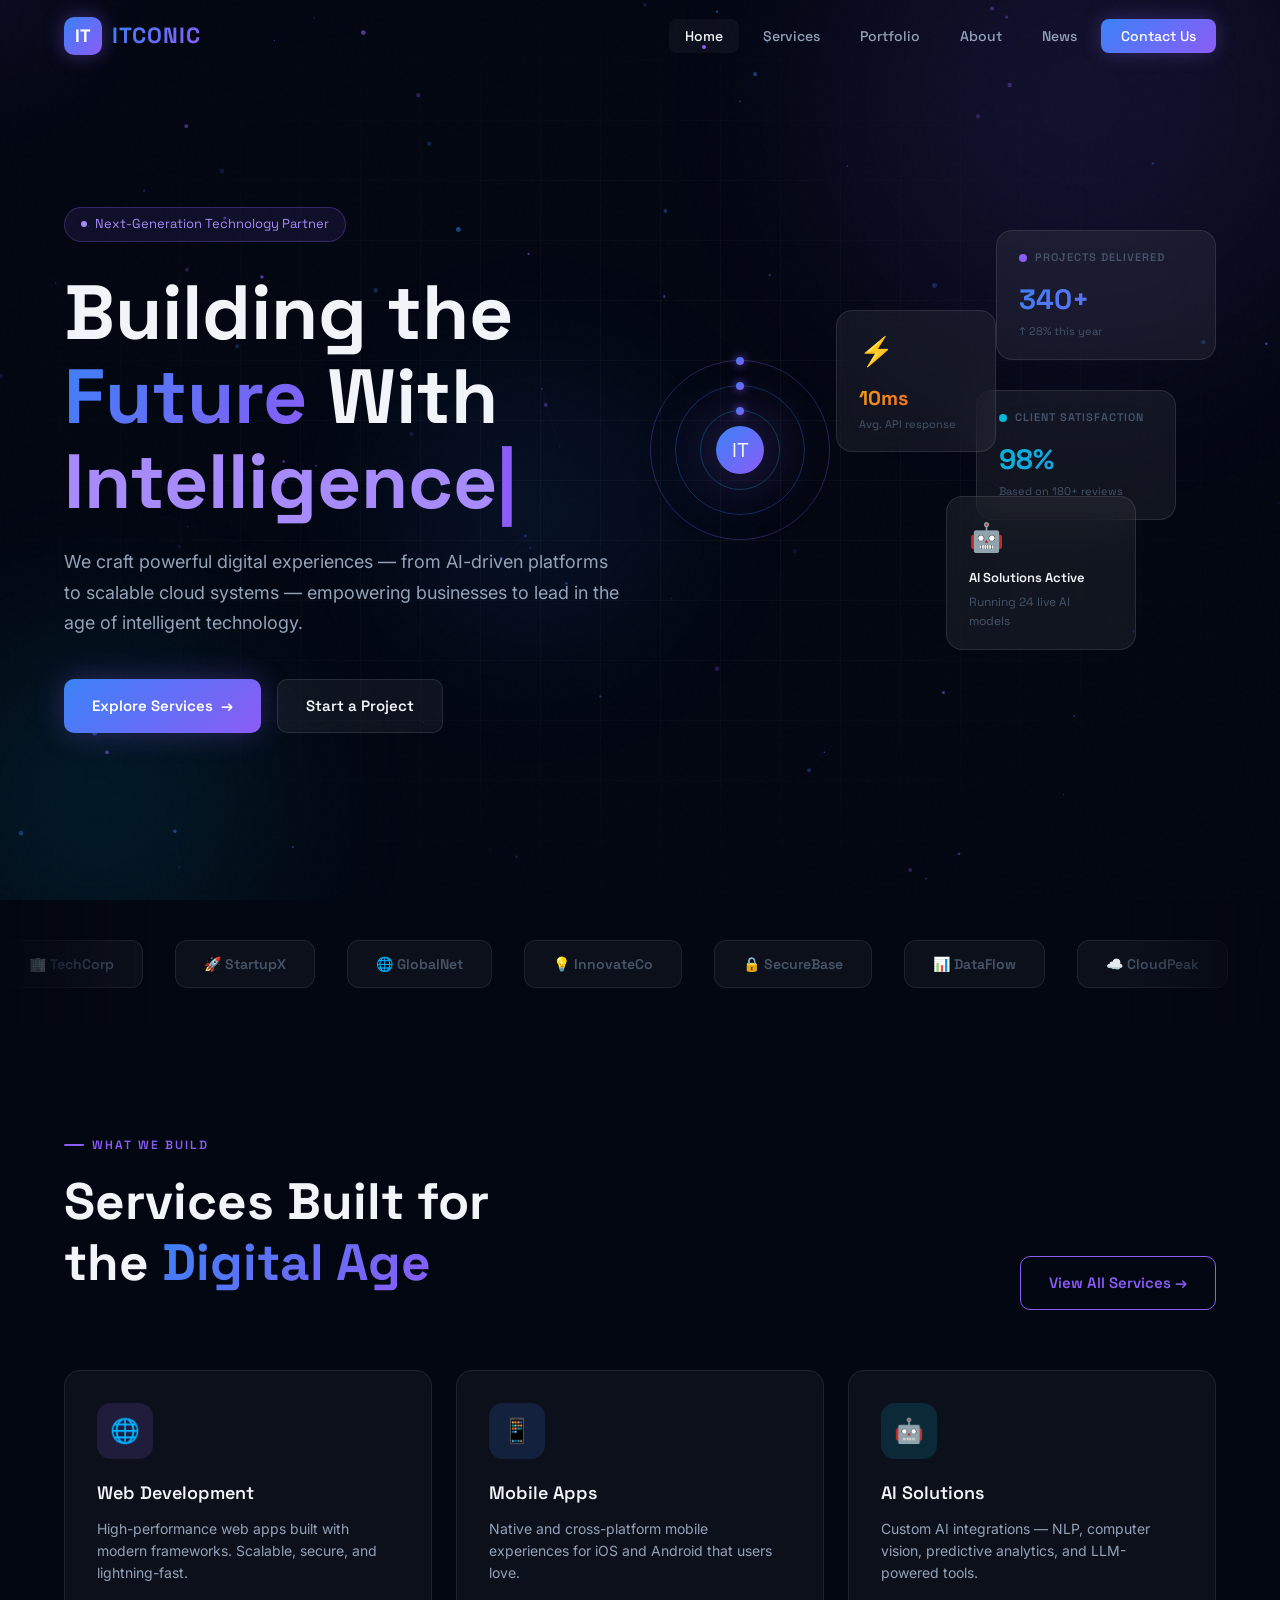
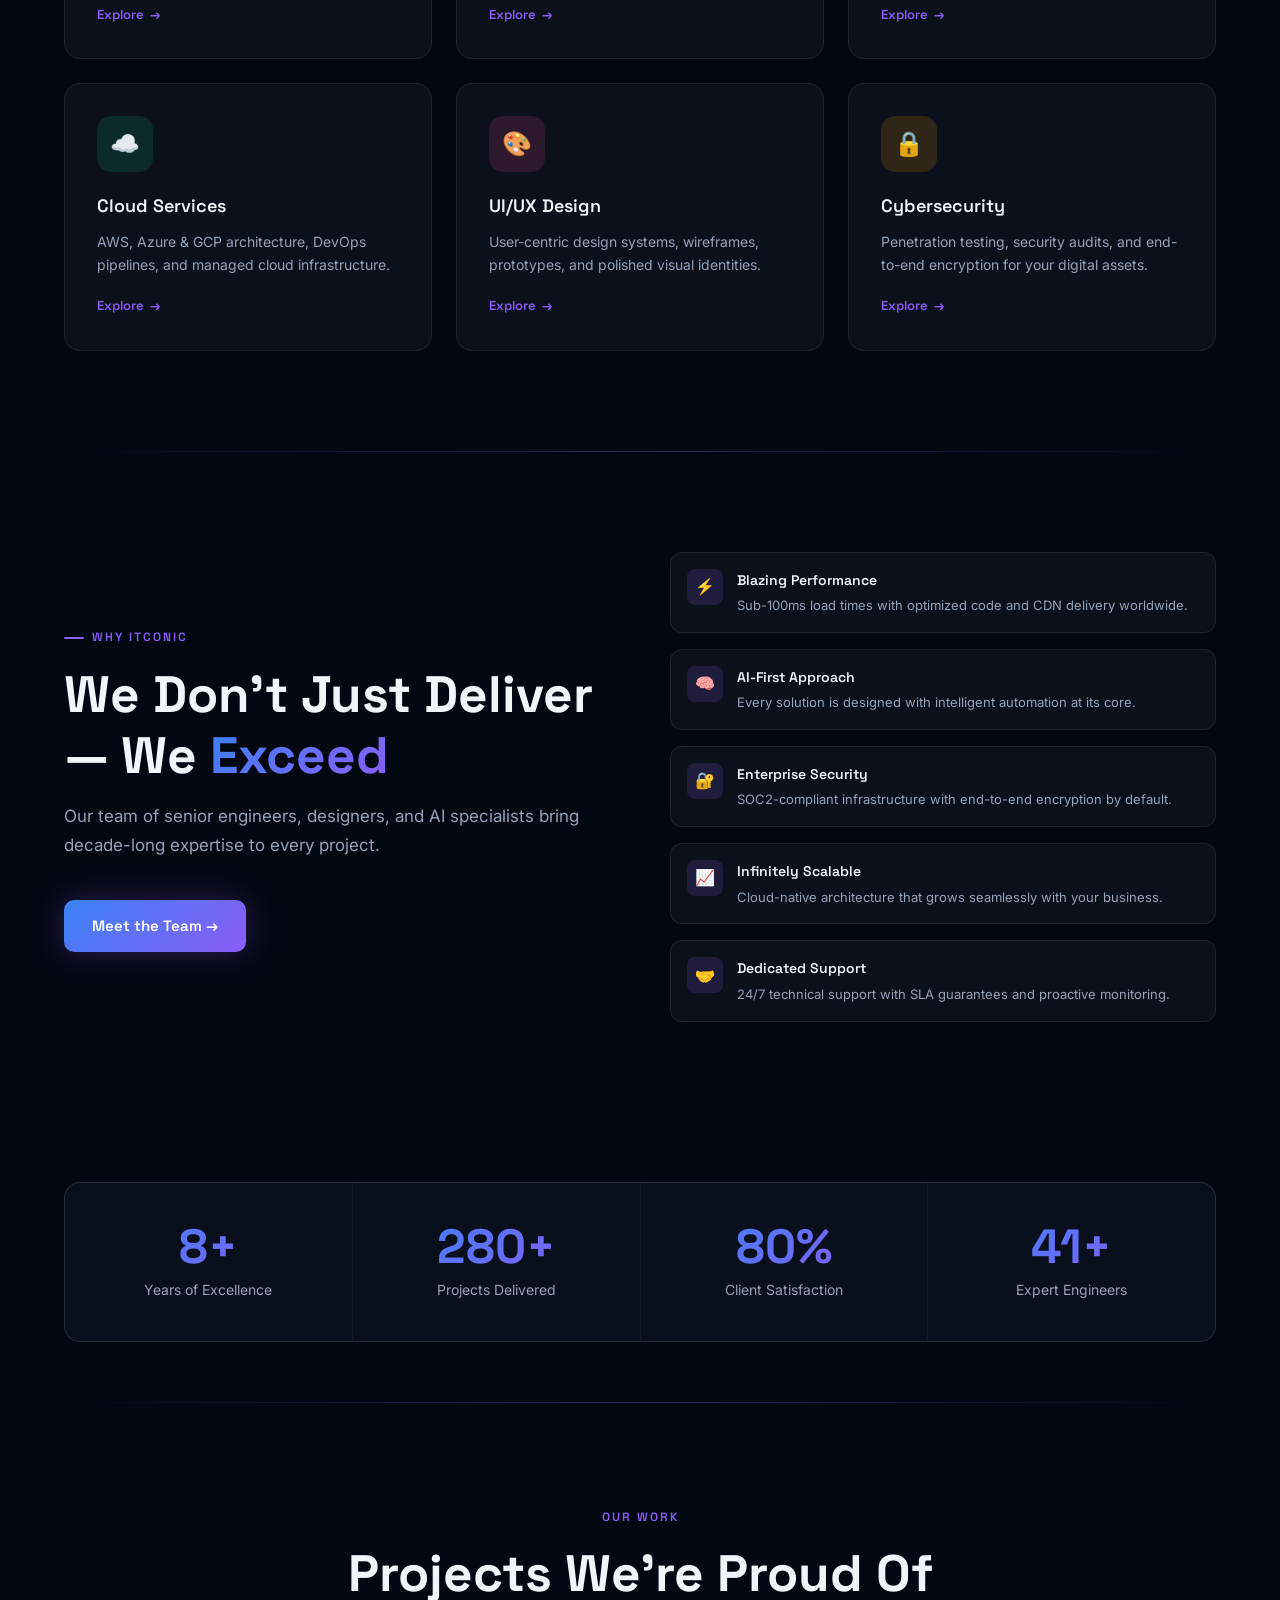
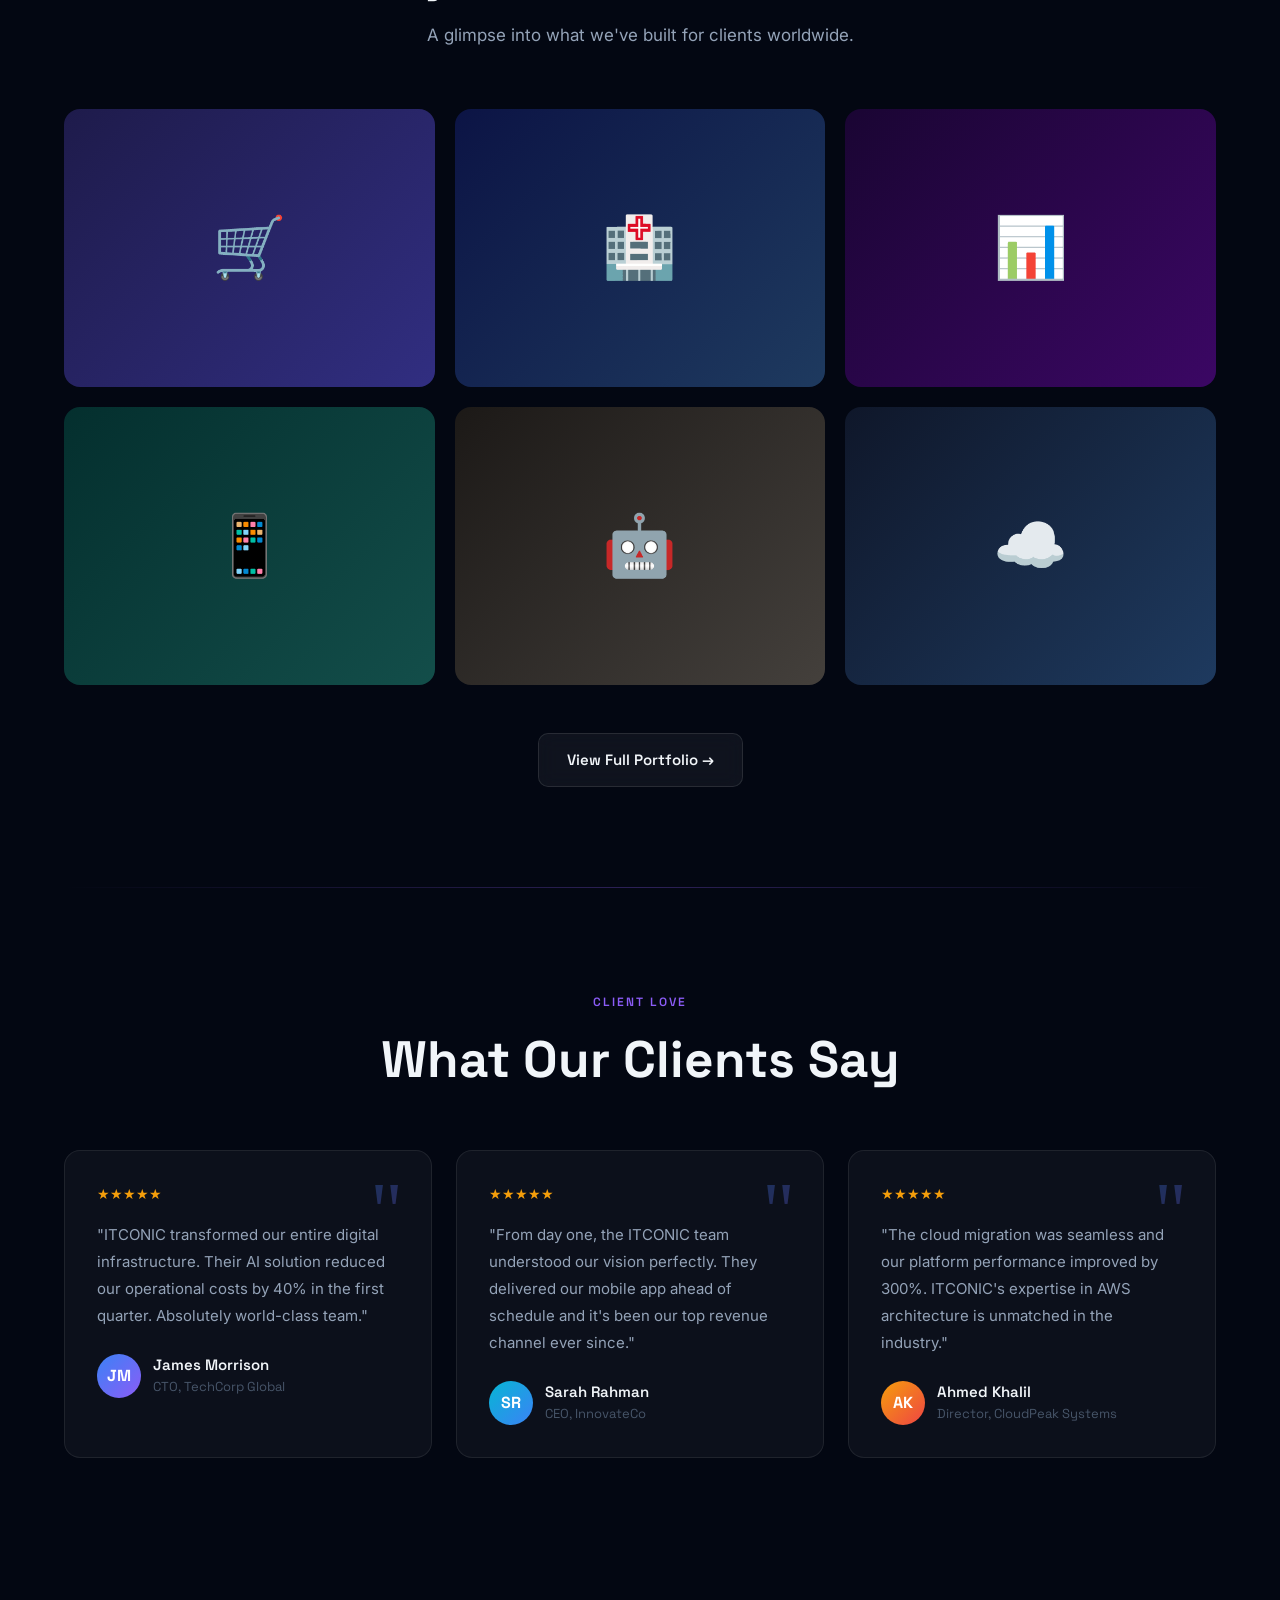
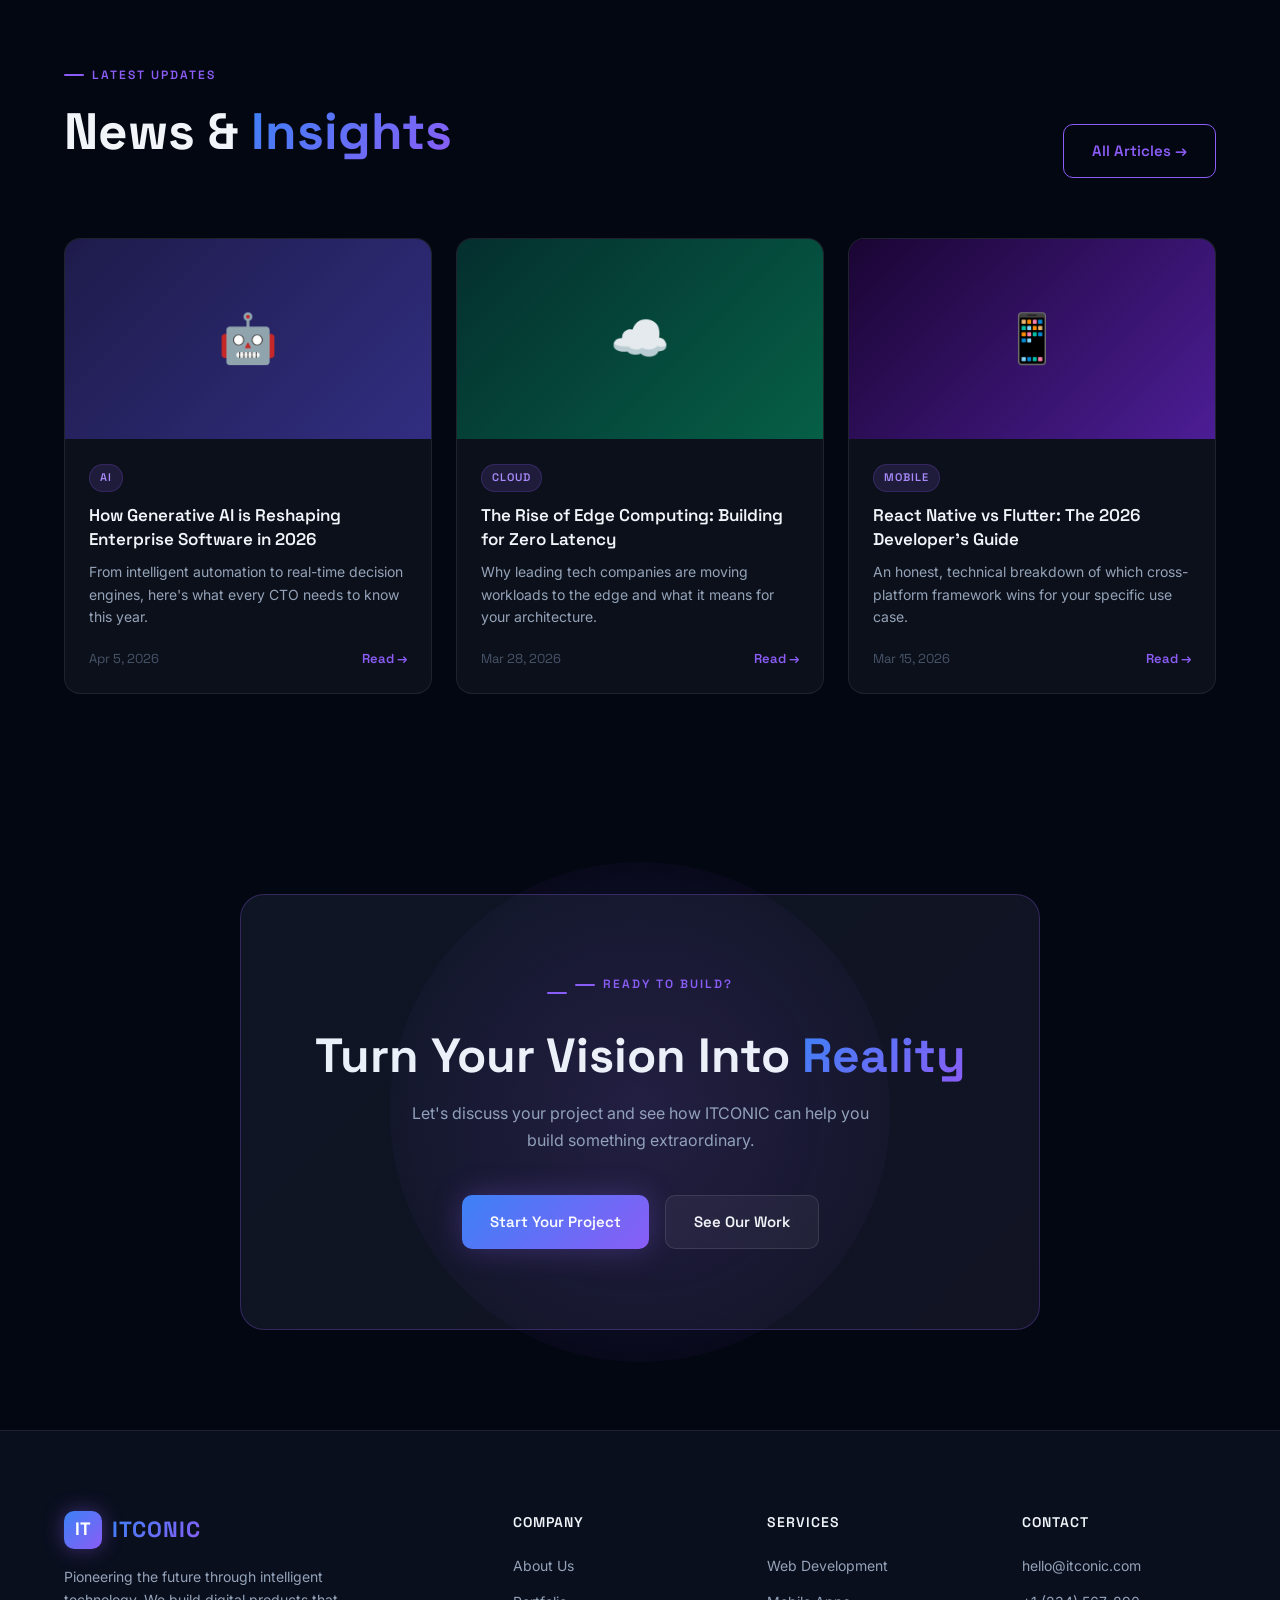
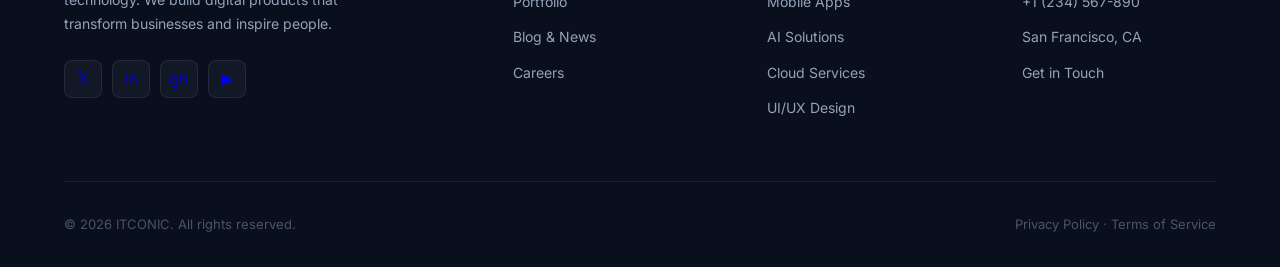
<file: index.html>
<!DOCTYPE html>
<html lang="en">
<head>
  <meta charset="UTF-8" />
  <meta name="viewport" content="width=device-width, initial-scale=1.0" />
  <meta name="description" content="ITCONIC - Pioneering the future through AI-powered technology solutions. Web, Mobile, Cloud, and AI services." />
  <title>ITCONIC | Future-Ready Tech Solutions</title>
  <link rel="stylesheet" href="style.css" />
  <link rel="icon" href="data:image/svg+xml,<svg xmlns='http://www.w3.org/2000/svg' viewBox='0 0 100 100'><rect width='100' height='100' rx='20' fill='%238b5cf6'/><text y='.9em' font-size='70' x='15'>IT</text></svg>" />
  <style>
    /* ---- HOME PAGE SPECIFIC ---- */
    .hero-content { max-width: 650px; }

    /* Floating UI card elements */
    .hero-float-cards {
      position: relative;
      width: 100%;
      height: 480px;
    }

    .float-card {
      position: absolute;
      background: rgba(255,255,255,0.06);
      backdrop-filter: blur(20px);
      border: 1px solid rgba(255,255,255,0.1);
      border-radius: 16px;
      padding: 18px 22px;
      animation: float 6s ease-in-out infinite;
    }

    .float-card-1 {
      top: 20px; right: 0;
      width: 220px;
      animation-delay: 0s;
    }

    .float-card-2 {
      top: 180px; right: 40px;
      width: 200px;
      animation-delay: 2s;
    }

    .float-card-3 {
      bottom: 40px; right: 80px;
      width: 190px;
      animation-delay: 4s;
    }

    .float-card-4 {
      top: 100px; right: 220px;
      width: 160px;
      animation-delay: 1s;
    }

    .float-card-header {
      display: flex;
      align-items: center;
      gap: 8px;
      margin-bottom: 10px;
    }

    .float-dot {
      width: 8px; height: 8px;
      border-radius: 50%;
      background: var(--accent-purple);
      animation: pulse 2s ease-in-out infinite;
    }

    .float-card-label {
      font-size: 11px;
      font-weight: 600;
      text-transform: uppercase;
      letter-spacing: 1px;
      color: var(--text-muted);
    }

    .float-metric {
      font-size: 28px;
      font-weight: 700;
      background: var(--gradient-primary);
      -webkit-background-clip: text;
      -webkit-text-fill-color: transparent;
      background-clip: text;
    }

    .float-metric-sub {
      font-size: 11px;
      color: var(--text-muted);
      margin-top: 2px;
    }

    .float-icon { font-size: 28px; margin-bottom: 8px; }

    /* Services section */
    .services-grid {
      display: grid;
      grid-template-columns: repeat(3, 1fr);
      gap: 24px;
    }

    .service-card {
      background: var(--bg-card);
      border: 1px solid var(--border);
      border-radius: var(--radius);
      padding: 32px;
      transition: var(--transition);
      position: relative;
      overflow: hidden;
      cursor: pointer;
    }

    .service-card::after {
      content: '';
      position: absolute;
      bottom: 0;
      left: 0;
      right: 0;
      height: 2px;
      background: var(--gradient-primary);
      transform: scaleX(0);
      transition: transform 0.3s ease;
    }

    .service-card:hover {
      border-color: var(--border-glow);
      transform: translateY(-6px);
      box-shadow: var(--shadow-glow);
    }

    .service-card:hover::after { transform: scaleX(1); }

    .service-title {
      font-size: 18px;
      font-weight: 600;
      margin-bottom: 10px;
    }

    .service-desc {
      font-size: 14px;
      color: var(--text-secondary);
      line-height: 1.6;
      font-family: 'Inter', sans-serif;
    }

    .service-link {
      display: inline-flex;
      align-items: center;
      gap: 6px;
      color: var(--accent-purple);
      font-size: 13px;
      font-weight: 600;
      margin-top: 20px;
      text-decoration: none;
      transition: var(--transition);
    }

    .service-link:hover { gap: 10px; }

    /* Why choose us */
    .why-grid {
      display: grid;
      grid-template-columns: 1fr 1fr;
      gap: 60px;
      align-items: center;
    }

    .why-features { display: flex; flex-direction: column; gap: 16px; }

    /* Portfolio section preview */
    .portfolio-preview-grid {
      display: grid;
      grid-template-columns: repeat(3, 1fr);
      gap: 20px;
    }

    .preview-card {
      border-radius: 16px;
      overflow: hidden;
      position: relative;
      aspect-ratio: 4/3;
      cursor: pointer;
    }

    .preview-card-bg {
      width: 100%; height: 100%;
      display: flex;
      align-items: center;
      justify-content: center;
      font-size: 60px;
      transition: transform 0.4s ease;
    }

    .preview-card:hover .preview-card-bg { transform: scale(1.08); }

    .preview-overlay {
      position: absolute;
      inset: 0;
      background: linear-gradient(to top, rgba(3,7,18,0.9), transparent);
      display: flex;
      flex-direction: column;
      justify-content: flex-end;
      padding: 20px;
      opacity: 0;
      transition: var(--transition);
    }

    .preview-card:hover .preview-overlay { opacity: 1; }

    /* Testimonials slider */
    .testimonials-track {
      display: grid;
      grid-template-columns: repeat(3, 1fr);
      gap: 24px;
    }

    /* News section */
    .news-grid {
      display: grid;
      grid-template-columns: repeat(3, 1fr);
      gap: 24px;
    }

    /* Clients / Tech logos marquee */
    .marquee-wrapper {
      overflow: hidden;
      position: relative;
      padding: 40px 0;
    }

    .marquee-wrapper::before,
    .marquee-wrapper::after {
      content: '';
      position: absolute;
      top: 0;
      bottom: 0;
      width: 150px;
      z-index: 2;
    }

    .marquee-wrapper::before {
      left: 0;
      background: linear-gradient(90deg, var(--bg-primary), transparent);
    }

    .marquee-wrapper::after {
      right: 0;
      background: linear-gradient(-90deg, var(--bg-primary), transparent);
    }

    .marquee-track {
      display: flex;
      gap: 32px;
      animation: marquee 20s linear infinite;
      width: max-content;
    }

    .marquee-item {
      background: var(--bg-card);
      border: 1px solid var(--border);
      border-radius: 12px;
      padding: 12px 28px;
      font-size: 14px;
      font-weight: 600;
      color: var(--text-muted);
      white-space: nowrap;
      transition: var(--transition);
    }

    .marquee-item:hover {
      color: var(--text-primary);
      border-color: var(--border-glow);
    }

    @keyframes marquee {
      from { transform: translateX(0); }
      to { transform: translateX(-50%); }
    }

    @media (max-width: 900px) {
      .services-grid, .testimonials-track, .news-grid { grid-template-columns: 1fr; }
      .portfolio-preview-grid { grid-template-columns: repeat(2, 1fr); }
      .why-grid { grid-template-columns: 1fr; }
    }

    @media (max-width: 600px) {
      .portfolio-preview-grid { grid-template-columns: 1fr; }
    }
  </style>
</head>
<body>

  <!-- NAVIGATION -->
  <nav>
    <a href="index.html" class="nav-logo">
      <div class="nav-logo-icon">IT</div>
      <span class="nav-logo-text">ITCONIC</span>
    </a>
    <ul class="nav-links">
      <li><a href="index.html" class="active">Home</a></li>
      <li><a href="services.html">Services</a></li>
      <li><a href="portfolio.html">Portfolio</a></li>
      <li><a href="about.html">About</a></li>
      <li><a href="news.html">News</a></li>
      <li><a href="contact.html" class="nav-cta">Contact Us</a></li>
    </ul>
    <div class="hamburger">
      <span></span><span></span><span></span>
    </div>
  </nav>

  <!-- MOBILE MENU -->
  <div class="mobile-menu">
    <a href="index.html" class="active">Home</a>
    <a href="services.html">Services</a>
    <a href="portfolio.html">Portfolio</a>
    <a href="about.html">About</a>
    <a href="news.html">News</a>
    <a href="contact.html" class="nav-cta">Contact Us</a>
  </div>

  <!-- HERO SECTION -->
  <section class="hero">
    <canvas id="particles" style="position:absolute;inset:0;z-index:0;pointer-events:none;"></canvas>
    <div class="hero-bg">
      <div class="hero-orb hero-orb-1"></div>
      <div class="hero-orb hero-orb-2"></div>
      <div class="hero-orb hero-orb-3"></div>
      <div class="hero-grid"></div>
    </div>

    <div class="hero-content">
      <div class="hero-badge">
        <span class="hero-badge-dot"></span>
        Next-Generation Technology Partner
      </div>

      <h1>
        Building the<br />
        <span class="gradient-text">Future</span> With<br />
        <span id="typed-text" data-words="Intelligence,Innovation,Precision,Vision" style="color:#a78bfa;"></span><span style="color:#8b5cf6;animation:pulse 1s ease-in-out infinite;display:inline-block;">|</span>
      </h1>

      <p>
        We craft powerful digital experiences — from AI-driven platforms to scalable cloud systems —
        empowering businesses to lead in the age of intelligent technology.
      </p>

      <div class="hero-buttons">
        <a href="services.html" class="btn btn-primary">
          <span>Explore Services</span>
          <span>→</span>
        </a>
        <a href="contact.html" class="btn btn-secondary">
          <span>Start a Project</span>
        </a>
      </div>
    </div>

    <!-- Floating Cards Visual -->
    <div class="hero-visual">
      <div class="hero-float-cards">
        <div class="float-card float-card-1">
          <div class="float-card-header">
            <div class="float-dot"></div>
            <span class="float-card-label">Projects Delivered</span>
          </div>
          <div class="float-metric">340+</div>
          <div class="float-metric-sub">↑ 28% this year</div>
        </div>
        <div class="float-card float-card-2">
          <div class="float-card-header">
            <div class="float-dot" style="background:#06b6d4;"></div>
            <span class="float-card-label">Client Satisfaction</span>
          </div>
          <div class="float-metric" style="background:linear-gradient(135deg,#06b6d4,#3b82f6);-webkit-background-clip:text;-webkit-text-fill-color:transparent;">98%</div>
          <div class="float-metric-sub">Based on 180+ reviews</div>
        </div>
        <div class="float-card float-card-3">
          <div class="float-icon">🤖</div>
          <div style="font-size:13px;font-weight:600;margin-bottom:4px;">AI Solutions Active</div>
          <div class="float-metric-sub" style="font-size:12px;">Running 24 live AI models</div>
        </div>
        <div class="float-card float-card-4">
          <div class="float-icon">⚡</div>
          <div class="float-metric" style="font-size:20px;background:linear-gradient(135deg,#f59e0b,#ef4444);-webkit-background-clip:text;-webkit-text-fill-color:transparent;">10ms</div>
          <div class="float-metric-sub">Avg. API response</div>
        </div>

        <!-- Orbit Visual -->
        <div style="position:absolute;top:50%;left:0;transform:translateY(-50%);">
          <div class="tech-visual" style="width:200px;height:200px;">
            <div class="tech-ring tech-ring-1" style="width:180px;height:180px;"></div>
            <div class="tech-ring tech-ring-2" style="width:130px;height:130px;"></div>
            <div class="tech-ring tech-ring-3" style="width:80px;height:80px;"></div>
            <div class="tech-core" style="width:48px;height:48px;font-size:20px;">IT</div>
          </div>
        </div>
      </div>
    </div>
  </section>

  <!-- CLIENTS MARQUEE -->
  <div class="marquee-wrapper">
    <div class="marquee-track">
      <div class="marquee-item">🏢 TechCorp</div>
      <div class="marquee-item">🚀 StartupX</div>
      <div class="marquee-item">🌐 GlobalNet</div>
      <div class="marquee-item">💡 InnovateCo</div>
      <div class="marquee-item">🔒 SecureBase</div>
      <div class="marquee-item">📊 DataFlow</div>
      <div class="marquee-item">☁️ CloudPeak</div>
      <div class="marquee-item">🤖 AIFactory</div>
      <div class="marquee-item">📱 MobileFirst</div>
      <div class="marquee-item">🎯 TargetSys</div>
      <!-- Duplicate for infinite loop -->
      <div class="marquee-item">🏢 TechCorp</div>
      <div class="marquee-item">🚀 StartupX</div>
      <div class="marquee-item">🌐 GlobalNet</div>
      <div class="marquee-item">💡 InnovateCo</div>
      <div class="marquee-item">🔒 SecureBase</div>
      <div class="marquee-item">📊 DataFlow</div>
      <div class="marquee-item">☁️ CloudPeak</div>
      <div class="marquee-item">🤖 AIFactory</div>
      <div class="marquee-item">📱 MobileFirst</div>
      <div class="marquee-item">🎯 TargetSys</div>
    </div>
  </div>

  <!-- SERVICES PREVIEW -->
  <section>
    <div style="margin-bottom:60px;">
      <div class="section-label animate-on-scroll">What We Build</div>
      <div style="display:flex;justify-content:space-between;align-items:flex-end;flex-wrap:wrap;gap:20px;">
        <h2 class="section-title animate-on-scroll" style="max-width:500px;">
          Services Built for the <span class="gradient-text">Digital Age</span>
        </h2>
        <a href="services.html" class="btn btn-outline animate-on-scroll">View All Services →</a>
      </div>
    </div>

    <div class="services-grid">
      <div class="service-card animate-on-scroll">
        <div class="icon-box icon-box-purple">🌐</div>
        <div class="service-title">Web Development</div>
        <p class="service-desc">High-performance web apps built with modern frameworks. Scalable, secure, and lightning-fast.</p>
        <a href="services.html" class="service-link">Explore <span>→</span></a>
      </div>
      <div class="service-card animate-on-scroll delay-1">
        <div class="icon-box icon-box-blue">📱</div>
        <div class="service-title">Mobile Apps</div>
        <p class="service-desc">Native and cross-platform mobile experiences for iOS and Android that users love.</p>
        <a href="services.html" class="service-link">Explore <span>→</span></a>
      </div>
      <div class="service-card animate-on-scroll delay-2">
        <div class="icon-box icon-box-cyan">🤖</div>
        <div class="service-title">AI Solutions</div>
        <p class="service-desc">Custom AI integrations — NLP, computer vision, predictive analytics, and LLM-powered tools.</p>
        <a href="services.html" class="service-link">Explore <span>→</span></a>
      </div>
      <div class="service-card animate-on-scroll delay-1">
        <div class="icon-box icon-box-green">☁️</div>
        <div class="service-title">Cloud Services</div>
        <p class="service-desc">AWS, Azure & GCP architecture, DevOps pipelines, and managed cloud infrastructure.</p>
        <a href="services.html" class="service-link">Explore <span>→</span></a>
      </div>
      <div class="service-card animate-on-scroll delay-2">
        <div class="icon-box icon-box-pink">🎨</div>
        <div class="service-title">UI/UX Design</div>
        <p class="service-desc">User-centric design systems, wireframes, prototypes, and polished visual identities.</p>
        <a href="services.html" class="service-link">Explore <span>→</span></a>
      </div>
      <div class="service-card animate-on-scroll delay-3">
        <div class="icon-box icon-box-orange">🔒</div>
        <div class="service-title">Cybersecurity</div>
        <p class="service-desc">Penetration testing, security audits, and end-to-end encryption for your digital assets.</p>
        <a href="services.html" class="service-link">Explore <span>→</span></a>
      </div>
    </div>
  </section>

  <div class="divider"></div>

  <!-- WHY CHOOSE US -->
  <section>
    <div class="why-grid">
      <div>
        <div class="section-label animate-on-scroll">Why ITCONIC</div>
        <h2 class="section-title animate-on-scroll">
          We Don't Just Deliver — We <span class="gradient-text">Exceed</span>
        </h2>
        <p class="section-subtitle animate-on-scroll" style="margin-bottom:40px;">
          Our team of senior engineers, designers, and AI specialists bring decade-long expertise to every project.
        </p>
        <a href="about.html" class="btn btn-primary animate-on-scroll">Meet the Team →</a>
      </div>
      <div class="why-features">
        <div class="feature-item animate-on-scroll">
          <div class="feature-icon">⚡</div>
          <div class="feature-text">
            <h4>Blazing Performance</h4>
            <p>Sub-100ms load times with optimized code and CDN delivery worldwide.</p>
          </div>
        </div>
        <div class="feature-item animate-on-scroll delay-1">
          <div class="feature-icon">🧠</div>
          <div class="feature-text">
            <h4>AI-First Approach</h4>
            <p>Every solution is designed with intelligent automation at its core.</p>
          </div>
        </div>
        <div class="feature-item animate-on-scroll delay-2">
          <div class="feature-icon">🔐</div>
          <div class="feature-text">
            <h4>Enterprise Security</h4>
            <p>SOC2-compliant infrastructure with end-to-end encryption by default.</p>
          </div>
        </div>
        <div class="feature-item animate-on-scroll delay-3">
          <div class="feature-icon">📈</div>
          <div class="feature-text">
            <h4>Infinitely Scalable</h4>
            <p>Cloud-native architecture that grows seamlessly with your business.</p>
          </div>
        </div>
        <div class="feature-item animate-on-scroll delay-4">
          <div class="feature-icon">🤝</div>
          <div class="feature-text">
            <h4>Dedicated Support</h4>
            <p>24/7 technical support with SLA guarantees and proactive monitoring.</p>
          </div>
        </div>
      </div>
    </div>
  </section>

  <!-- STATS -->
  <section style="padding:60px 5%;">
    <div class="stats-grid animate-on-scroll">
      <div class="stat-item">
        <div class="stat-number" data-target="10" data-suffix="+">0+</div>
        <div class="stat-label">Years of Excellence</div>
      </div>
      <div class="stat-item">
        <div class="stat-number" data-target="340" data-suffix="+">0+</div>
        <div class="stat-label">Projects Delivered</div>
      </div>
      <div class="stat-item">
        <div class="stat-number" data-target="98" data-suffix="%">0%</div>
        <div class="stat-label">Client Satisfaction</div>
      </div>
      <div class="stat-item">
        <div class="stat-number" data-target="50" data-suffix="+">0+</div>
        <div class="stat-label">Expert Engineers</div>
      </div>
    </div>
  </section>

  <div class="divider"></div>

  <!-- PORTFOLIO PREVIEW -->
  <section>
    <div class="text-center" style="margin-bottom:60px;">
      <div class="section-label animate-on-scroll">Our Work</div>
      <h2 class="section-title animate-on-scroll">Projects We're Proud Of</h2>
      <p class="section-subtitle animate-on-scroll">A glimpse into what we've built for clients worldwide.</p>
    </div>

    <div class="portfolio-preview-grid">
      <div class="preview-card animate-on-scroll">
        <div class="preview-card-bg" style="background:linear-gradient(135deg,#1e1b4b,#312e81);">🛒</div>
        <div class="preview-overlay">
          <div class="portfolio-tag">E-Commerce</div>
          <div class="portfolio-title">NexaShop Platform</div>
        </div>
      </div>
      <div class="preview-card animate-on-scroll delay-1">
        <div class="preview-card-bg" style="background:linear-gradient(135deg,#0c1445,#1e3a5f);">🏥</div>
        <div class="preview-overlay">
          <div class="portfolio-tag">Healthcare AI</div>
          <div class="portfolio-title">MediScan AI</div>
        </div>
      </div>
      <div class="preview-card animate-on-scroll delay-2">
        <div class="preview-card-bg" style="background:linear-gradient(135deg,#1a0533,#3b0764);">📊</div>
        <div class="preview-overlay">
          <div class="portfolio-tag">Analytics</div>
          <div class="portfolio-title">DataPulse Dashboard</div>
        </div>
      </div>
      <div class="preview-card animate-on-scroll delay-1">
        <div class="preview-card-bg" style="background:linear-gradient(135deg,#042f2e,#134e4a);">📱</div>
        <div class="preview-overlay">
          <div class="portfolio-tag">Mobile App</div>
          <div class="portfolio-title">FitTrack Pro</div>
        </div>
      </div>
      <div class="preview-card animate-on-scroll delay-2">
        <div class="preview-card-bg" style="background:linear-gradient(135deg,#1c1917,#44403c);">🤖</div>
        <div class="preview-overlay">
          <div class="portfolio-tag">AI Platform</div>
          <div class="portfolio-title">ChatCore Enterprise</div>
        </div>
      </div>
      <div class="preview-card animate-on-scroll delay-3">
        <div class="preview-card-bg" style="background:linear-gradient(135deg,#0f172a,#1e3a5f);">☁️</div>
        <div class="preview-overlay">
          <div class="portfolio-tag">Cloud</div>
          <div class="portfolio-title">CloudVault SaaS</div>
        </div>
      </div>
    </div>

    <div class="text-center" style="margin-top:48px;">
      <a href="portfolio.html" class="btn btn-secondary">View Full Portfolio →</a>
    </div>
  </section>

  <div class="divider"></div>

  <!-- TESTIMONIALS -->
  <section>
    <div class="text-center" style="margin-bottom:60px;">
      <div class="section-label animate-on-scroll">Client Love</div>
      <h2 class="section-title animate-on-scroll">What Our Clients Say</h2>
    </div>

    <div class="testimonials-track">
      <div class="testimonial-card animate-on-scroll">
        <div class="stars">★★★★★</div>
        <p class="testimonial-text">
          "ITCONIC transformed our entire digital infrastructure. Their AI solution reduced our operational costs by 40% in the first quarter. Absolutely world-class team."
        </p>
        <div class="testimonial-author">
          <div class="testimonial-avatar">JM</div>
          <div>
            <div class="testimonial-name">James Morrison</div>
            <div class="testimonial-role">CTO, TechCorp Global</div>
          </div>
        </div>
      </div>
      <div class="testimonial-card animate-on-scroll delay-1">
        <div class="stars">★★★★★</div>
        <p class="testimonial-text">
          "From day one, the ITCONIC team understood our vision perfectly. They delivered our mobile app ahead of schedule and it's been our top revenue channel ever since."
        </p>
        <div class="testimonial-author">
          <div class="testimonial-avatar" style="background:linear-gradient(135deg,#06b6d4,#3b82f6);">SR</div>
          <div>
            <div class="testimonial-name">Sarah Rahman</div>
            <div class="testimonial-role">CEO, InnovateCo</div>
          </div>
        </div>
      </div>
      <div class="testimonial-card animate-on-scroll delay-2">
        <div class="stars">★★★★★</div>
        <p class="testimonial-text">
          "The cloud migration was seamless and our platform performance improved by 300%. ITCONIC's expertise in AWS architecture is unmatched in the industry."
        </p>
        <div class="testimonial-author">
          <div class="testimonial-avatar" style="background:linear-gradient(135deg,#f59e0b,#ef4444);">AK</div>
          <div>
            <div class="testimonial-name">Ahmed Khalil</div>
            <div class="testimonial-role">Director, CloudPeak Systems</div>
          </div>
        </div>
      </div>
    </div>
  </section>

  <!-- LATEST NEWS -->
  <section>
    <div style="margin-bottom:60px;display:flex;justify-content:space-between;align-items:flex-end;flex-wrap:wrap;gap:20px;">
      <div>
        <div class="section-label animate-on-scroll">Latest Updates</div>
        <h2 class="section-title animate-on-scroll">News & <span class="gradient-text">Insights</span></h2>
      </div>
      <a href="news.html" class="btn btn-outline animate-on-scroll">All Articles →</a>
    </div>

    <div class="news-grid">
      <div class="blog-card animate-on-scroll">
        <div class="blog-card-image-placeholder" style="background:linear-gradient(135deg,#1e1b4b,#312e81);">🤖</div>
        <div class="blog-card-body">
          <span class="blog-tag">AI</span>
          <div class="blog-card-title">How Generative AI is Reshaping Enterprise Software in 2026</div>
          <p class="blog-card-excerpt">From intelligent automation to real-time decision engines, here's what every CTO needs to know this year.</p>
          <div class="blog-meta">
            <span>Apr 5, 2026</span>
            <a href="news.html" style="color:var(--accent-purple);text-decoration:none;font-weight:600;">Read →</a>
          </div>
        </div>
      </div>
      <div class="blog-card animate-on-scroll delay-1">
        <div class="blog-card-image-placeholder" style="background:linear-gradient(135deg,#042f2e,#065f46);">☁️</div>
        <div class="blog-card-body">
          <span class="blog-tag">Cloud</span>
          <div class="blog-card-title">The Rise of Edge Computing: Building for Zero Latency</div>
          <p class="blog-card-excerpt">Why leading tech companies are moving workloads to the edge and what it means for your architecture.</p>
          <div class="blog-meta">
            <span>Mar 28, 2026</span>
            <a href="news.html" style="color:var(--accent-purple);text-decoration:none;font-weight:600;">Read →</a>
          </div>
        </div>
      </div>
      <div class="blog-card animate-on-scroll delay-2">
        <div class="blog-card-image-placeholder" style="background:linear-gradient(135deg,#1a0533,#4c1d95);">📱</div>
        <div class="blog-card-body">
          <span class="blog-tag">Mobile</span>
          <div class="blog-card-title">React Native vs Flutter: The 2026 Developer's Guide</div>
          <p class="blog-card-excerpt">An honest, technical breakdown of which cross-platform framework wins for your specific use case.</p>
          <div class="blog-meta">
            <span>Mar 15, 2026</span>
            <a href="news.html" style="color:var(--accent-purple);text-decoration:none;font-weight:600;">Read →</a>
          </div>
        </div>
      </div>
    </div>
  </section>

  <!-- CTA SECTION -->
  <section class="cta-section">
    <div class="cta-glow"></div>
    <div class="cta-box animate-on-scroll">
      <div class="section-label" style="justify-content:center;margin-bottom:16px;">
        <span class="section-label">Ready to Build?</span>
      </div>
      <h2 class="section-title" style="font-size:clamp(28px,4vw,48px);margin-bottom:16px;">
        Turn Your Vision Into <span class="gradient-text">Reality</span>
      </h2>
      <p style="color:var(--text-secondary);font-size:16px;margin-bottom:40px;max-width:480px;margin-left:auto;margin-right:auto;font-family:'Inter',sans-serif;line-height:1.7;">
        Let's discuss your project and see how ITCONIC can help you build something extraordinary.
      </p>
      <div style="display:flex;gap:16px;justify-content:center;flex-wrap:wrap;">
        <a href="contact.html" class="btn btn-primary">Start Your Project</a>
        <a href="portfolio.html" class="btn btn-secondary">See Our Work</a>
      </div>
    </div>
  </section>

  <!-- FOOTER -->
  <footer>
    <div class="footer-grid">
      <div class="footer-brand">
        <a href="index.html" class="nav-logo" style="display:inline-flex;">
          <div class="nav-logo-icon">IT</div>
          <span class="nav-logo-text">ITCONIC</span>
        </a>
        <p>Pioneering the future through intelligent technology. We build digital products that transform businesses and inspire people.</p>
        <div class="footer-social">
          <a href="#" class="social-link">𝕏</a>
          <a href="#" class="social-link">in</a>
          <a href="#" class="social-link">gh</a>
          <a href="#" class="social-link">▶</a>
        </div>
      </div>
      <div class="footer-col">
        <h4>Company</h4>
        <ul>
          <li><a href="about.html">About Us</a></li>
          <li><a href="portfolio.html">Portfolio</a></li>
          <li><a href="news.html">Blog & News</a></li>
          <li><a href="contact.html">Careers</a></li>
        </ul>
      </div>
      <div class="footer-col">
        <h4>Services</h4>
        <ul>
          <li><a href="services.html">Web Development</a></li>
          <li><a href="services.html">Mobile Apps</a></li>
          <li><a href="services.html">AI Solutions</a></li>
          <li><a href="services.html">Cloud Services</a></li>
          <li><a href="services.html">UI/UX Design</a></li>
        </ul>
      </div>
      <div class="footer-col">
        <h4>Contact</h4>
        <ul>
          <li><a href="mailto:hello@itconic.com">hello@itconic.com</a></li>
          <li><a href="tel:+1234567890">+1 (234) 567-890</a></li>
          <li><a href="#">San Francisco, CA</a></li>
          <li><a href="contact.html">Get in Touch</a></li>
        </ul>
      </div>
    </div>
    <div class="footer-bottom">
      <span>© 2026 ITCONIC. All rights reserved.</span>
      <span>Privacy Policy · Terms of Service</span>
    </div>
  </footer>

  <script src="script.js"></script>
</body>
</html>
</file>
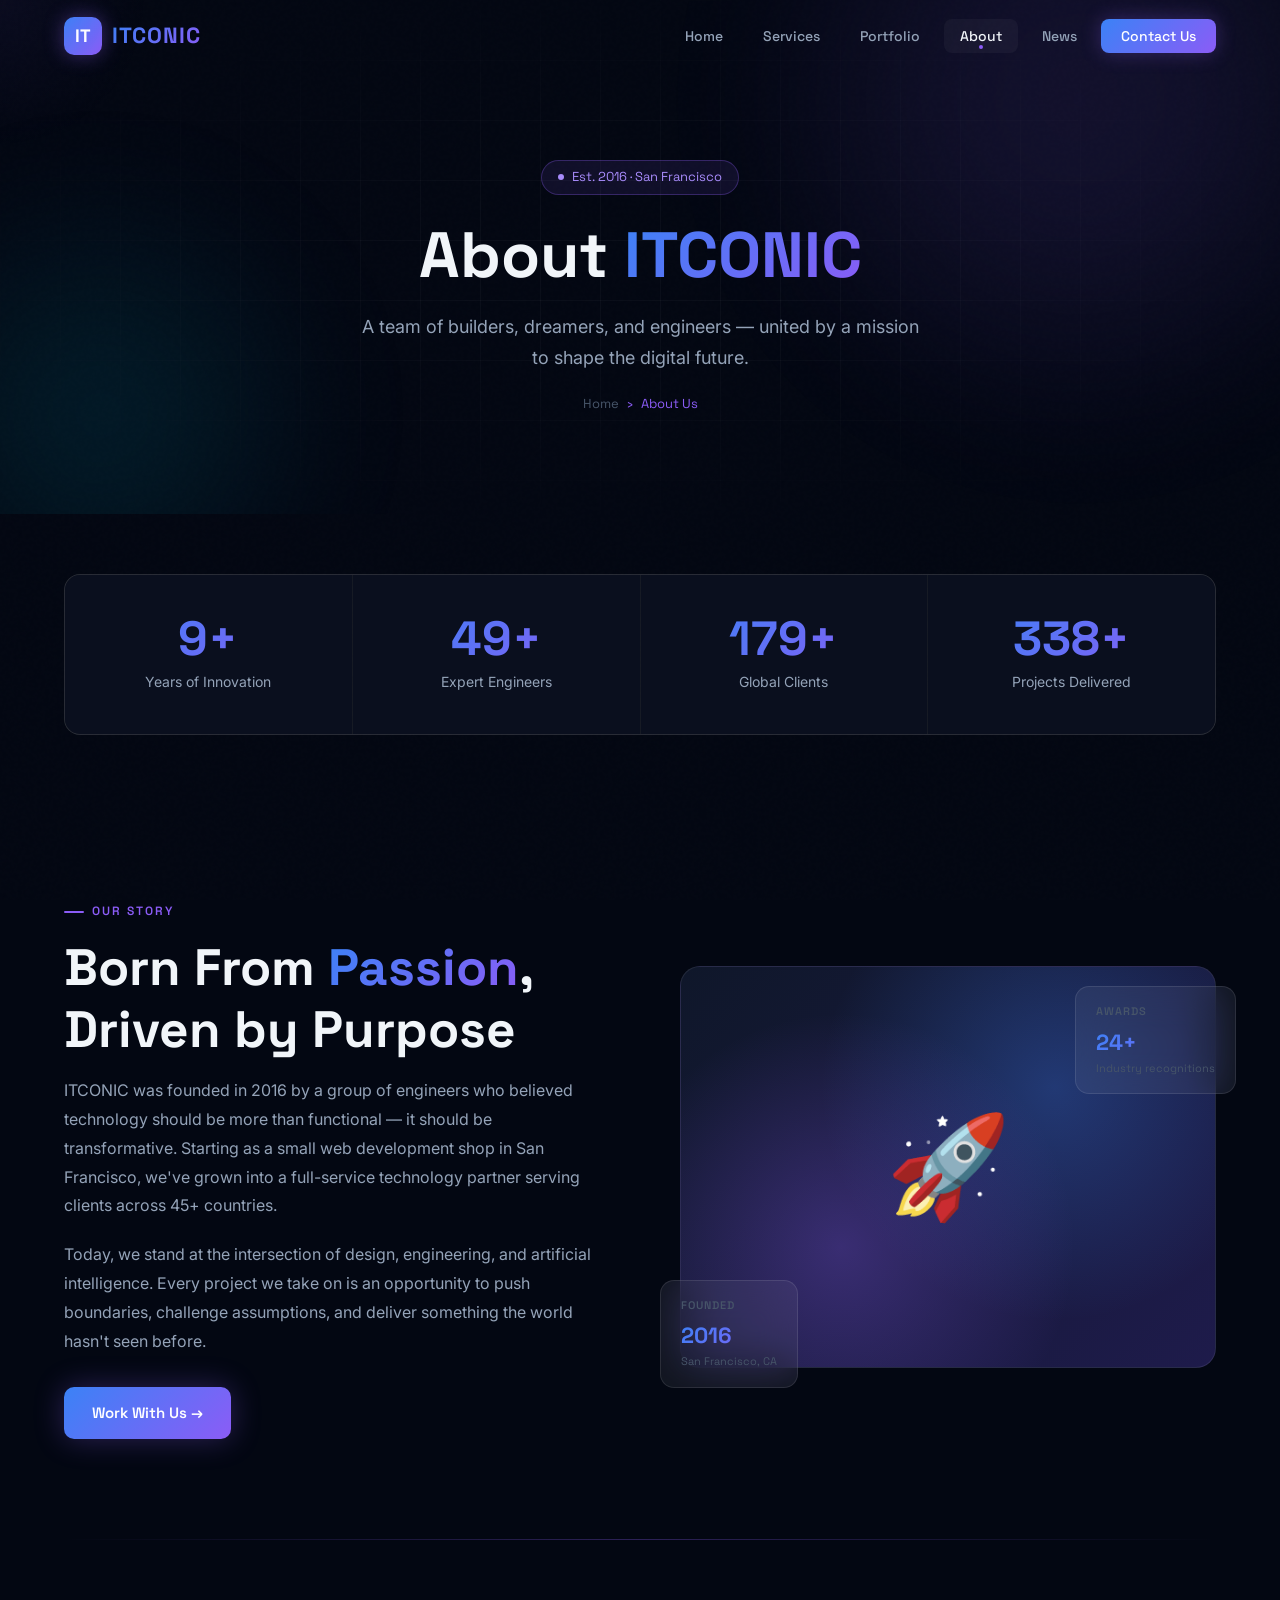
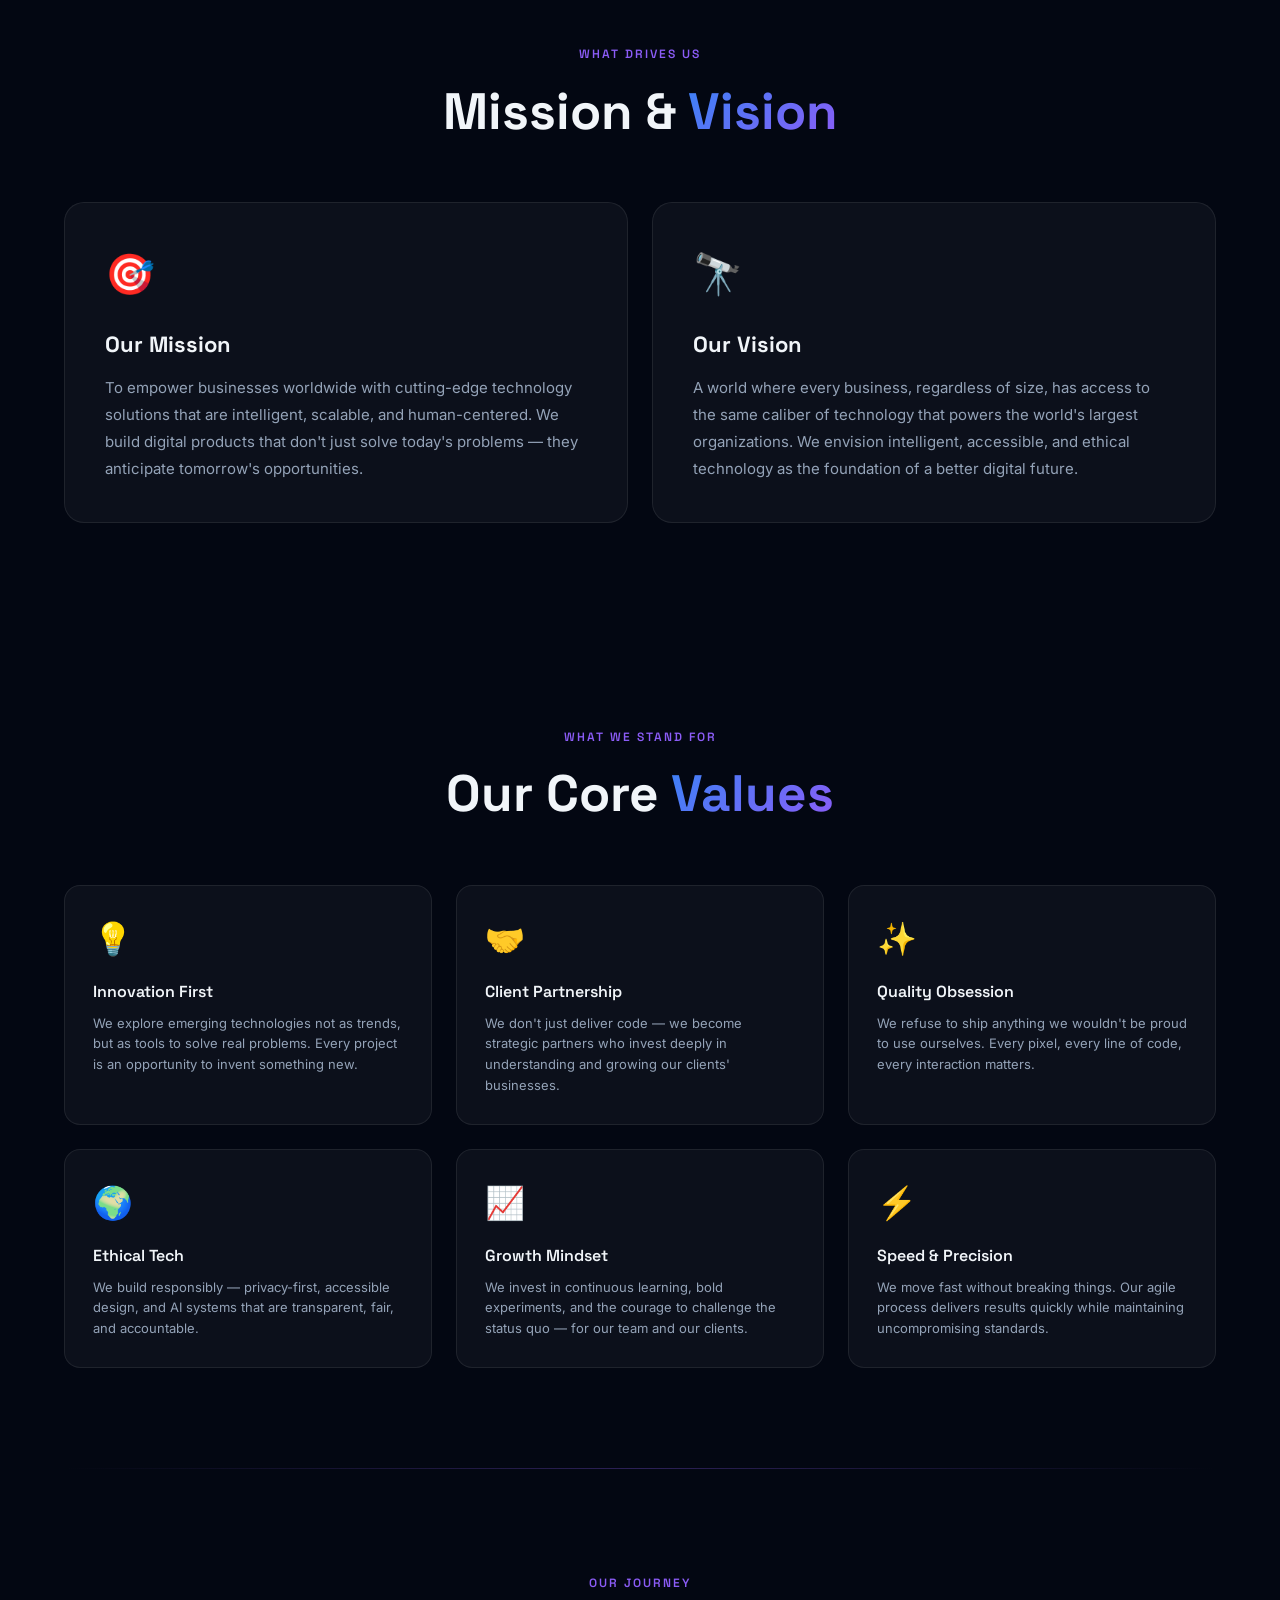
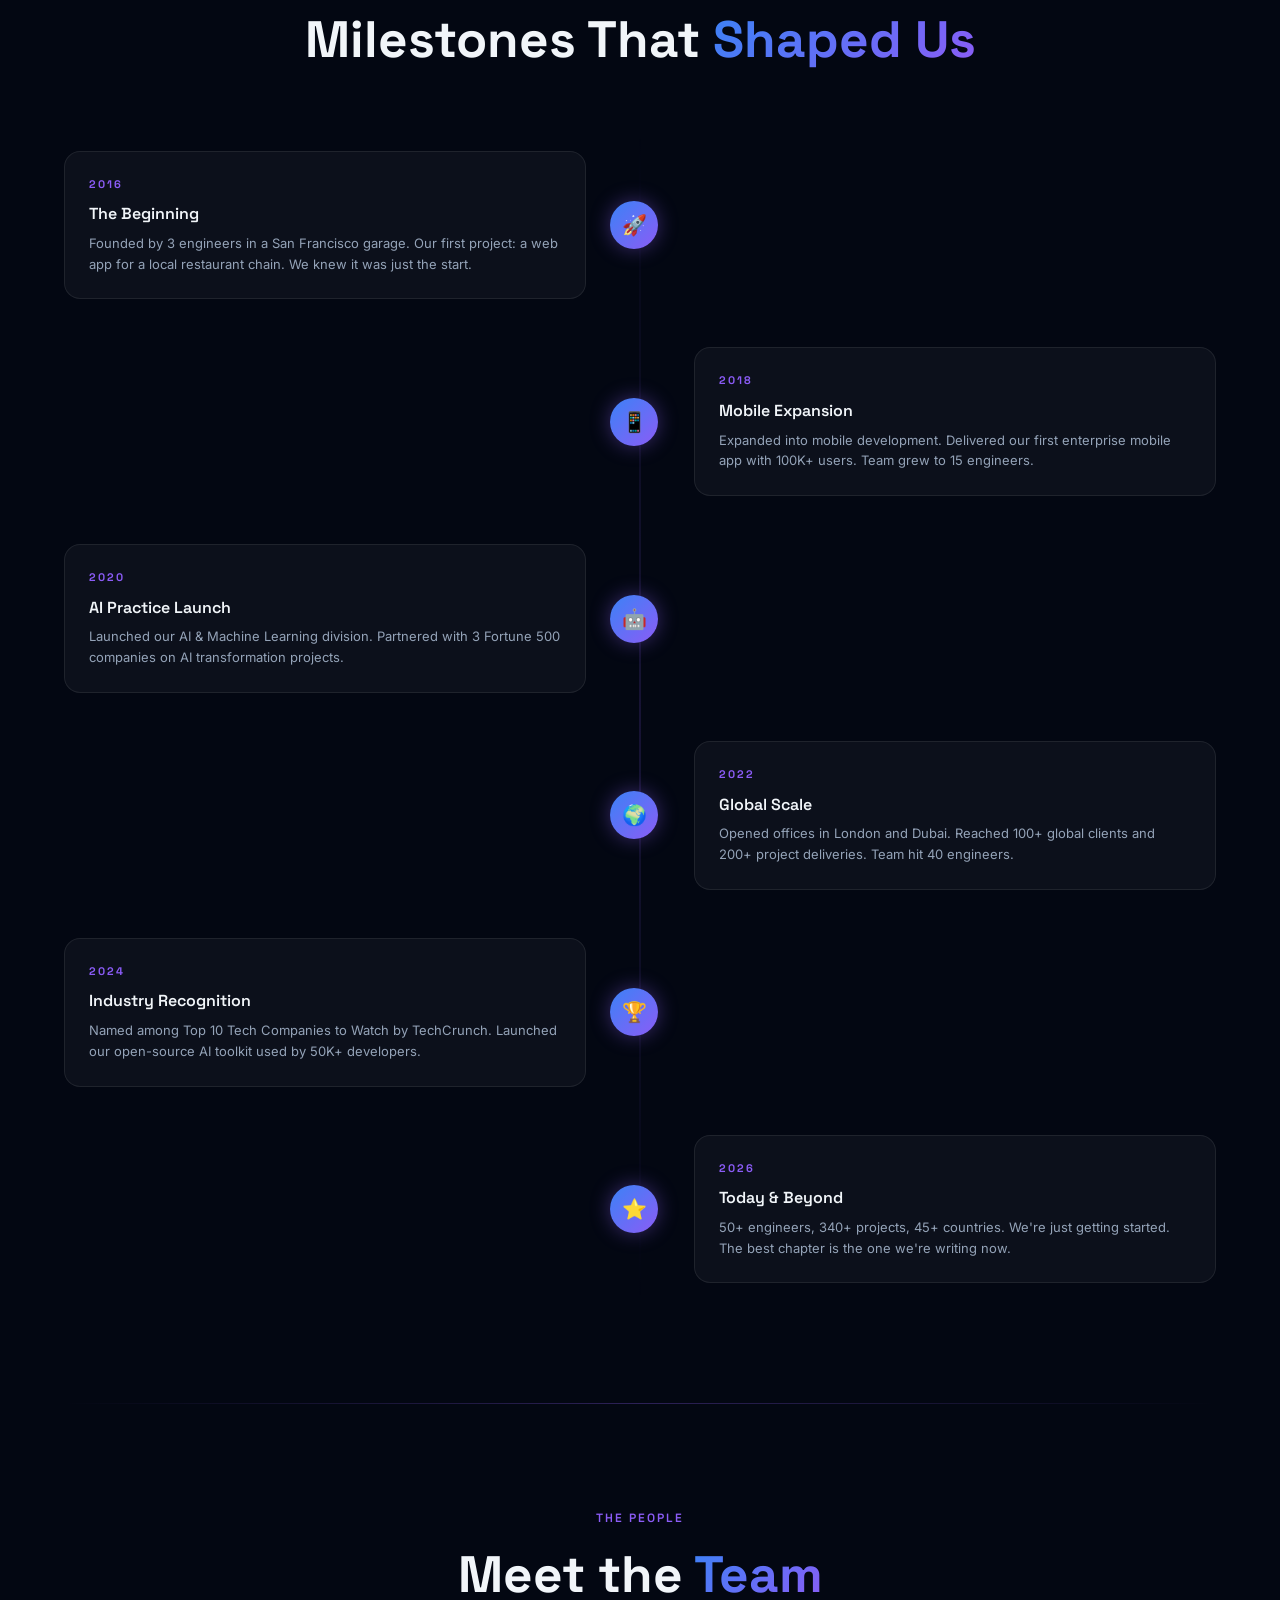
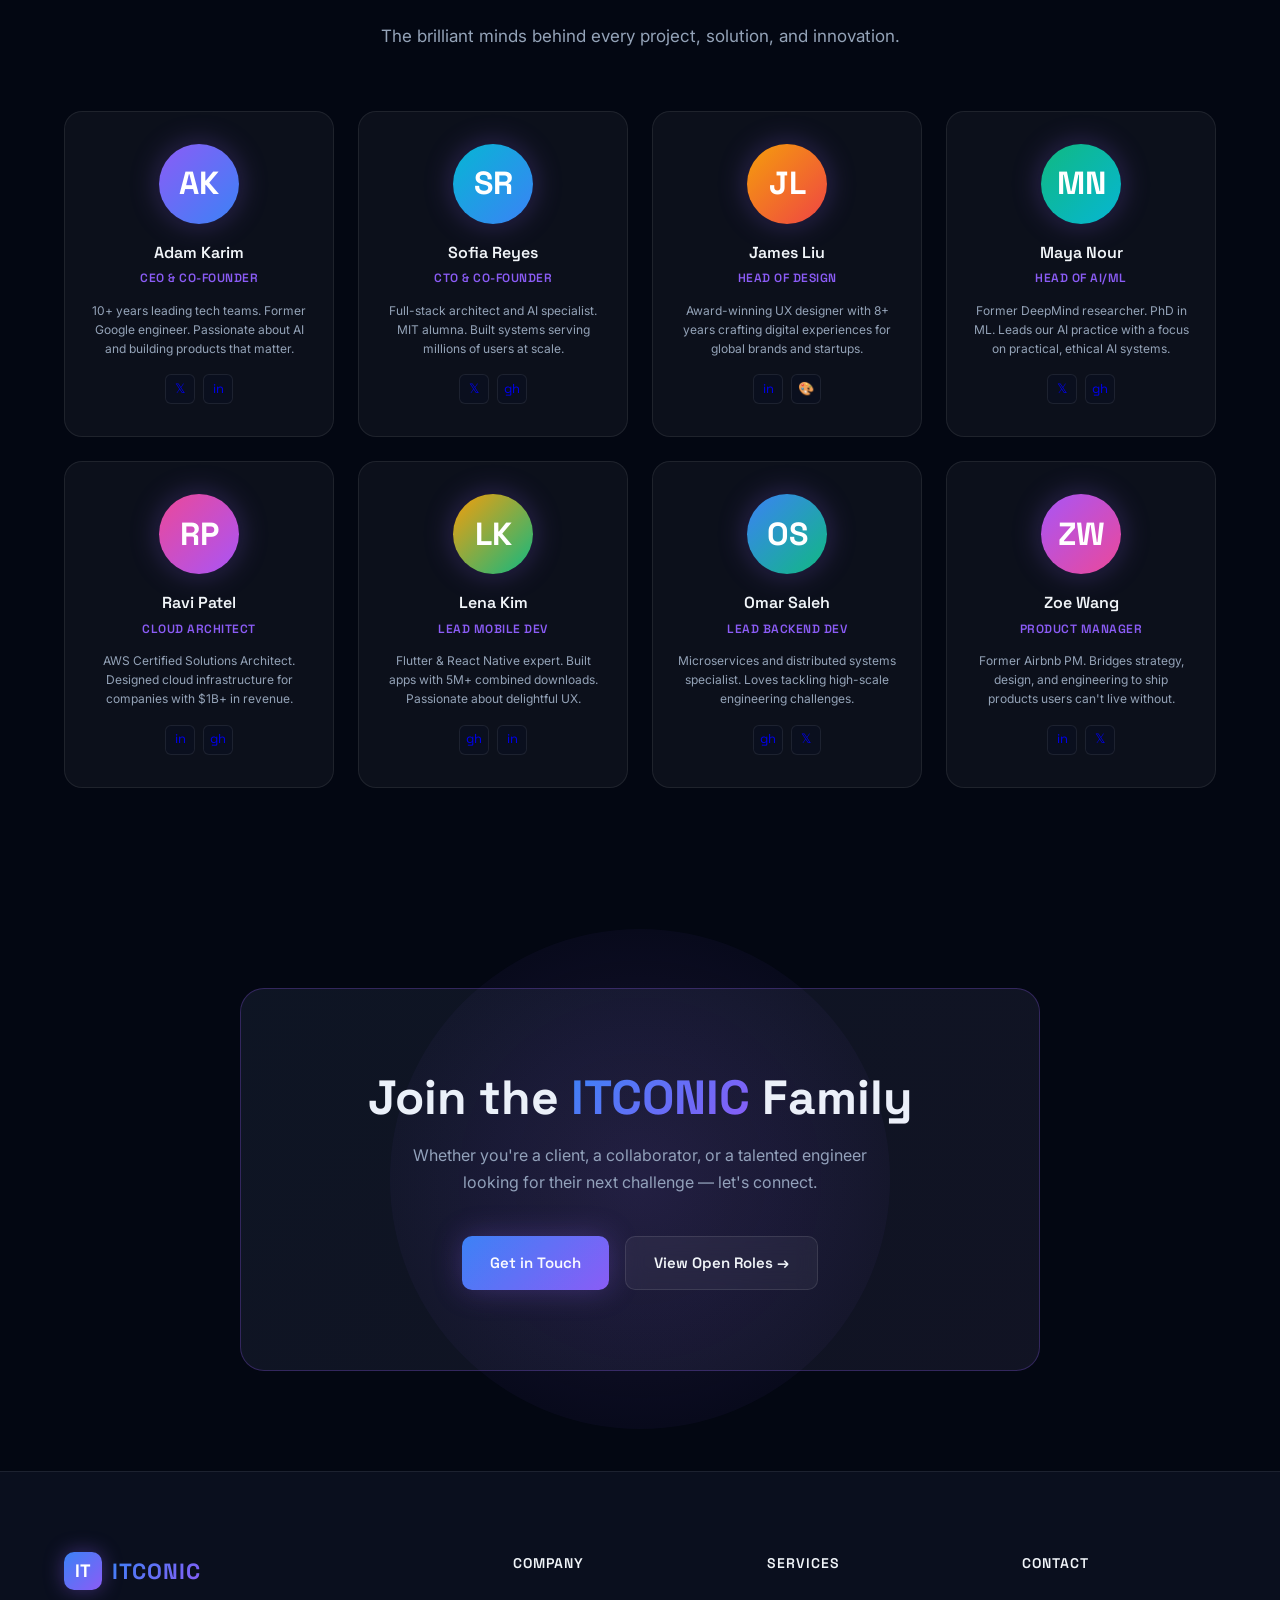
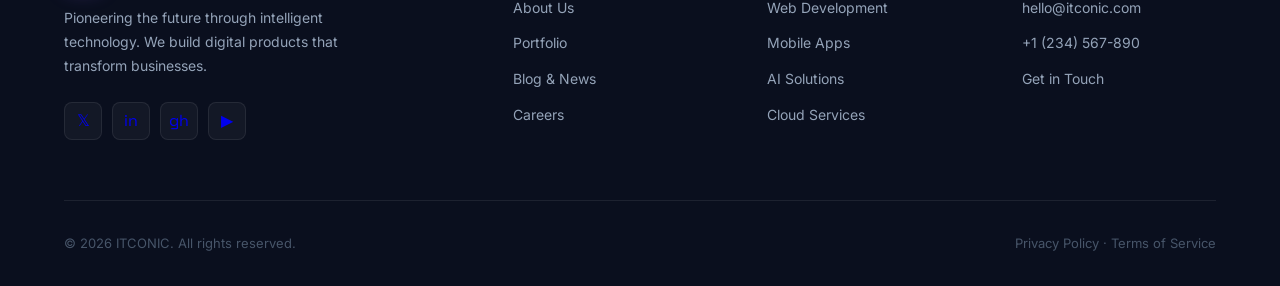
<file: about.html>
<!DOCTYPE html>
<html lang="en">
<head>
  <meta charset="UTF-8" />
  <meta name="viewport" content="width=device-width, initial-scale=1.0" />
  <meta name="description" content="About ITCONIC - Our story, mission, vision, and the team behind the innovation." />
  <title>About Us | ITCONIC</title>
  <link rel="stylesheet" href="style.css" />
  <link rel="icon" href="data:image/svg+xml,<svg xmlns='http://www.w3.org/2000/svg' viewBox='0 0 100 100'><rect width='100' height='100' rx='20' fill='%238b5cf6'/><text y='.9em' font-size='70' x='15'>IT</text></svg>" />
  <style>
    .story-grid {
      display: grid;
      grid-template-columns: 1fr 1fr;
      gap: 80px;
      align-items: center;
    }

    .mission-vision {
      display: grid;
      grid-template-columns: 1fr 1fr;
      gap: 24px;
    }

    .mission-card {
      background: var(--bg-card);
      border: 1px solid var(--border);
      border-radius: 20px;
      padding: 40px;
      position: relative;
      overflow: hidden;
      transition: var(--transition);
    }

    .mission-card:hover {
      border-color: var(--border-glow);
      box-shadow: var(--shadow-glow);
    }

    .mission-card::before {
      content: '';
      position: absolute;
      inset: 0;
      background: var(--gradient-primary);
      opacity: 0;
      transition: var(--transition);
    }

    .mission-card:hover::before { opacity: 0.04; }

    .mission-icon {
      font-size: 40px;
      margin-bottom: 20px;
      display: block;
    }

    .mission-title {
      font-size: 22px;
      font-weight: 700;
      margin-bottom: 12px;
    }

    .mission-text {
      font-size: 15px;
      color: var(--text-secondary);
      line-height: 1.8;
      font-family: 'Inter', sans-serif;
    }

    /* Values */
    .values-grid {
      display: grid;
      grid-template-columns: repeat(3, 1fr);
      gap: 24px;
    }

    .value-card {
      background: var(--bg-card);
      border: 1px solid var(--border);
      border-radius: 16px;
      padding: 28px;
      transition: var(--transition);
    }

    .value-card:hover {
      border-color: var(--border-glow);
      transform: translateY(-4px);
    }

    .value-icon { font-size: 32px; margin-bottom: 14px; }
    .value-title { font-size: 16px; font-weight: 600; margin-bottom: 8px; }
    .value-text { font-size: 13px; color: var(--text-secondary); line-height: 1.6; font-family: 'Inter', sans-serif; }

    /* Timeline */
    .timeline {
      position: relative;
      padding: 20px 0;
    }

    .timeline::before {
      content: '';
      position: absolute;
      left: 50%;
      top: 0;
      bottom: 0;
      width: 1px;
      background: linear-gradient(to bottom, transparent, var(--border-glow), transparent);
      transform: translateX(-50%);
    }

    .timeline-item {
      display: grid;
      grid-template-columns: 1fr 60px 1fr;
      gap: 24px;
      align-items: center;
      margin-bottom: 48px;
    }

    .timeline-item:last-child { margin-bottom: 0; }

    .timeline-content {
      background: var(--bg-card);
      border: 1px solid var(--border);
      border-radius: 16px;
      padding: 24px;
      transition: var(--transition);
    }

    .timeline-content:hover { border-color: var(--border-glow); }

    .timeline-item.right .timeline-content { grid-column: 3; }
    .timeline-item.left .timeline-content { grid-column: 1; grid-row: 1; }

    .timeline-dot {
      width: 48px;
      height: 48px;
      border-radius: 50%;
      background: var(--gradient-primary);
      display: flex;
      align-items: center;
      justify-content: center;
      font-size: 20px;
      box-shadow: 0 0 20px rgba(139,92,246,0.4);
      grid-column: 2;
      grid-row: 1;
    }

    .timeline-year {
      font-size: 11px;
      font-weight: 700;
      letter-spacing: 2px;
      text-transform: uppercase;
      color: var(--accent-purple);
      margin-bottom: 8px;
    }

    .timeline-title { font-size: 16px; font-weight: 600; margin-bottom: 6px; }
    .timeline-text { font-size: 13px; color: var(--text-secondary); line-height: 1.6; font-family: 'Inter', sans-serif; }

    /* Team */
    .team-grid {
      display: grid;
      grid-template-columns: repeat(4, 1fr);
      gap: 24px;
    }

    .team-card {
      background: var(--bg-card);
      border: 1px solid var(--border);
      border-radius: 18px;
      padding: 32px 24px;
      text-align: center;
      transition: var(--transition);
      position: relative;
      overflow: hidden;
    }

    .team-card::after {
      content: '';
      position: absolute;
      bottom: 0;
      left: 0;
      right: 0;
      height: 3px;
      background: var(--gradient-primary);
      transform: scaleX(0);
      transition: transform 0.3s ease;
    }

    .team-card:hover {
      border-color: var(--border-glow);
      transform: translateY(-6px);
      box-shadow: var(--shadow-glow);
    }

    .team-card:hover::after { transform: scaleX(1); }

    .team-avatar {
      width: 80px;
      height: 80px;
      border-radius: 50%;
      display: flex;
      align-items: center;
      justify-content: center;
      font-size: 32px;
      font-weight: 700;
      color: white;
      margin: 0 auto 16px;
      box-shadow: 0 0 30px rgba(139,92,246,0.3);
    }

    .team-name { font-size: 16px; font-weight: 600; margin-bottom: 4px; }
    .team-role { font-size: 12px; color: var(--accent-purple); font-weight: 600; text-transform: uppercase; letter-spacing: 0.5px; margin-bottom: 12px; }
    .team-bio { font-size: 12px; color: var(--text-secondary); line-height: 1.6; font-family: 'Inter', sans-serif; margin-bottom: 16px; }

    .team-social {
      display: flex;
      gap: 8px;
      justify-content: center;
    }

    .team-social a {
      width: 30px;
      height: 30px;
      background: var(--bg-secondary);
      border: 1px solid var(--border);
      border-radius: 6px;
      display: flex;
      align-items: center;
      justify-content: center;
      text-decoration: none;
      font-size: 13px;
      transition: var(--transition);
    }

    .team-social a:hover {
      background: var(--gradient-primary);
      border-color: transparent;
    }

    /* Story visual */
    .story-visual {
      position: relative;
    }

    .story-image-main {
      width: 100%;
      aspect-ratio: 4/3;
      background: linear-gradient(135deg, #0f172a, #1e1b4b);
      border-radius: 20px;
      display: flex;
      align-items: center;
      justify-content: center;
      font-size: 100px;
      position: relative;
      overflow: hidden;
      border: 1px solid var(--border);
    }

    .story-image-main::before {
      content: '';
      position: absolute;
      inset: 0;
      background: radial-gradient(circle at 30% 70%, rgba(139,92,246,0.3), transparent 50%),
                  radial-gradient(circle at 70% 30%, rgba(59,130,246,0.3), transparent 50%);
    }

    .story-float-1 {
      position: absolute;
      bottom: -20px;
      left: -20px;
      background: rgba(255,255,255,0.06);
      backdrop-filter: blur(20px);
      border: 1px solid rgba(255,255,255,0.1);
      border-radius: 14px;
      padding: 16px 20px;
    }

    .story-float-2 {
      position: absolute;
      top: 20px;
      right: -20px;
      background: rgba(255,255,255,0.06);
      backdrop-filter: blur(20px);
      border: 1px solid rgba(255,255,255,0.1);
      border-radius: 14px;
      padding: 16px 20px;
    }

    @media (max-width: 1100px) {
      .team-grid { grid-template-columns: repeat(2, 1fr); }
    }

    @media (max-width: 900px) {
      .story-grid { grid-template-columns: 1fr; }
      .mission-vision { grid-template-columns: 1fr; }
      .values-grid { grid-template-columns: repeat(2, 1fr); }
      .timeline::before { left: 28px; }
      .timeline-item { grid-template-columns: 48px 1fr; }
      .timeline-dot { grid-column: 1; }
      .timeline-content { grid-column: 2 !important; grid-row: 1 !important; }
      .timeline-item.right .timeline-content { grid-column: 2; }
    }

    @media (max-width: 600px) {
      .values-grid, .team-grid { grid-template-columns: 1fr; }
    }
  </style>
</head>
<body>

  <!-- NAVIGATION -->
  <nav>
    <a href="index.html" class="nav-logo">
      <div class="nav-logo-icon">IT</div>
      <span class="nav-logo-text">ITCONIC</span>
    </a>
    <ul class="nav-links">
      <li><a href="index.html">Home</a></li>
      <li><a href="services.html">Services</a></li>
      <li><a href="portfolio.html">Portfolio</a></li>
      <li><a href="about.html" class="active">About</a></li>
      <li><a href="news.html">News</a></li>
      <li><a href="contact.html" class="nav-cta">Contact Us</a></li>
    </ul>
    <div class="hamburger"><span></span><span></span><span></span></div>
  </nav>
  <div class="mobile-menu">
    <a href="index.html">Home</a>
    <a href="services.html">Services</a>
    <a href="portfolio.html">Portfolio</a>
    <a href="about.html" class="active">About</a>
    <a href="news.html">News</a>
    <a href="contact.html" class="nav-cta">Contact Us</a>
  </div>

  <!-- PAGE HERO -->
  <div class="page-hero">
    <div class="page-hero-bg">
      <div class="hero-orb hero-orb-1"></div>
      <div class="hero-orb hero-orb-2"></div>
      <div class="hero-grid"></div>
    </div>
    <div class="page-hero-content">
      <div class="hero-badge" style="margin:0 auto 24px;width:fit-content;">
        <span class="hero-badge-dot"></span>
        Est. 2016 · San Francisco
      </div>
      <h1>About <span class="gradient-text">ITCONIC</span></h1>
      <p>A team of builders, dreamers, and engineers — united by a mission to shape the digital future.</p>
      <div class="breadcrumb">
        <a href="index.html">Home</a>
        <span>›</span>
        <span>About Us</span>
      </div>
    </div>
  </div>

  <!-- STATS -->
  <section style="padding:60px 5%;">
    <div class="stats-grid animate-on-scroll">
      <div class="stat-item">
        <div class="stat-number" data-target="10" data-suffix="+">0+</div>
        <div class="stat-label">Years of Innovation</div>
      </div>
      <div class="stat-item">
        <div class="stat-number" data-target="50" data-suffix="+">0+</div>
        <div class="stat-label">Expert Engineers</div>
      </div>
      <div class="stat-item">
        <div class="stat-number" data-target="180" data-suffix="+">0+</div>
        <div class="stat-label">Global Clients</div>
      </div>
      <div class="stat-item">
        <div class="stat-number" data-target="340" data-suffix="+">0+</div>
        <div class="stat-label">Projects Delivered</div>
      </div>
    </div>
  </section>

  <!-- OUR STORY -->
  <section>
    <div class="story-grid">
      <div>
        <div class="section-label animate-on-scroll">Our Story</div>
        <h2 class="section-title animate-on-scroll">
          Born From <span class="gradient-text">Passion</span>,<br /> Driven by Purpose
        </h2>
        <p style="color:var(--text-secondary);font-size:16px;line-height:1.8;margin-bottom:20px;font-family:'Inter',sans-serif;" class="animate-on-scroll">
          ITCONIC was founded in 2016 by a group of engineers who believed technology should be more than functional — it should be transformative. Starting as a small web development shop in San Francisco, we've grown into a full-service technology partner serving clients across 45+ countries.
        </p>
        <p style="color:var(--text-secondary);font-size:16px;line-height:1.8;margin-bottom:32px;font-family:'Inter',sans-serif;" class="animate-on-scroll delay-1">
          Today, we stand at the intersection of design, engineering, and artificial intelligence. Every project we take on is an opportunity to push boundaries, challenge assumptions, and deliver something the world hasn't seen before.
        </p>
        <a href="contact.html" class="btn btn-primary animate-on-scroll delay-2">Work With Us →</a>
      </div>
      <div class="story-visual animate-on-scroll">
        <div class="story-image-main">
          <span style="position:relative;z-index:1;">🚀</span>
        </div>
        <div class="story-float-1">
          <div style="font-size:11px;color:var(--text-muted);margin-bottom:4px;font-weight:600;text-transform:uppercase;letter-spacing:1px;">Founded</div>
          <div style="font-size:22px;font-weight:700;background:var(--gradient-primary);-webkit-background-clip:text;-webkit-text-fill-color:transparent;background-clip:text;">2016</div>
          <div style="font-size:11px;color:var(--text-muted);">San Francisco, CA</div>
        </div>
        <div class="story-float-2">
          <div style="font-size:11px;color:var(--text-muted);margin-bottom:4px;font-weight:600;text-transform:uppercase;letter-spacing:1px;">Awards</div>
          <div style="font-size:22px;font-weight:700;background:var(--gradient-primary);-webkit-background-clip:text;-webkit-text-fill-color:transparent;background-clip:text;">24+</div>
          <div style="font-size:11px;color:var(--text-muted);">Industry recognitions</div>
        </div>
      </div>
    </div>
  </section>

  <div class="divider"></div>

  <!-- MISSION & VISION -->
  <section>
    <div class="text-center" style="margin-bottom:60px;">
      <div class="section-label animate-on-scroll">What Drives Us</div>
      <h2 class="section-title animate-on-scroll">Mission & <span class="gradient-text">Vision</span></h2>
    </div>

    <div class="mission-vision">
      <div class="mission-card animate-on-scroll">
        <span class="mission-icon">🎯</span>
        <div class="mission-title">Our Mission</div>
        <p class="mission-text">
          To empower businesses worldwide with cutting-edge technology solutions that are intelligent, scalable, and human-centered. We build digital products that don't just solve today's problems — they anticipate tomorrow's opportunities.
        </p>
      </div>
      <div class="mission-card animate-on-scroll delay-1">
        <span class="mission-icon">🔭</span>
        <div class="mission-title">Our Vision</div>
        <p class="mission-text">
          A world where every business, regardless of size, has access to the same caliber of technology that powers the world's largest organizations. We envision intelligent, accessible, and ethical technology as the foundation of a better digital future.
        </p>
      </div>
    </div>
  </section>

  <!-- VALUES -->
  <section>
    <div class="text-center" style="margin-bottom:60px;">
      <div class="section-label animate-on-scroll">What We Stand For</div>
      <h2 class="section-title animate-on-scroll">Our Core <span class="gradient-text">Values</span></h2>
    </div>

    <div class="values-grid">
      <div class="value-card animate-on-scroll">
        <div class="value-icon">💡</div>
        <div class="value-title">Innovation First</div>
        <p class="value-text">We explore emerging technologies not as trends, but as tools to solve real problems. Every project is an opportunity to invent something new.</p>
      </div>
      <div class="value-card animate-on-scroll delay-1">
        <div class="value-icon">🤝</div>
        <div class="value-title">Client Partnership</div>
        <p class="value-text">We don't just deliver code — we become strategic partners who invest deeply in understanding and growing our clients' businesses.</p>
      </div>
      <div class="value-card animate-on-scroll delay-2">
        <div class="value-icon">✨</div>
        <div class="value-title">Quality Obsession</div>
        <p class="value-text">We refuse to ship anything we wouldn't be proud to use ourselves. Every pixel, every line of code, every interaction matters.</p>
      </div>
      <div class="value-card animate-on-scroll delay-1">
        <div class="value-icon">🌍</div>
        <div class="value-title">Ethical Tech</div>
        <p class="value-text">We build responsibly — privacy-first, accessible design, and AI systems that are transparent, fair, and accountable.</p>
      </div>
      <div class="value-card animate-on-scroll delay-2">
        <div class="value-icon">📈</div>
        <div class="value-title">Growth Mindset</div>
        <p class="value-text">We invest in continuous learning, bold experiments, and the courage to challenge the status quo — for our team and our clients.</p>
      </div>
      <div class="value-card animate-on-scroll delay-3">
        <div class="value-icon">⚡</div>
        <div class="value-title">Speed & Precision</div>
        <p class="value-text">We move fast without breaking things. Our agile process delivers results quickly while maintaining uncompromising standards.</p>
      </div>
    </div>
  </section>

  <div class="divider"></div>

  <!-- TIMELINE -->
  <section>
    <div class="text-center" style="margin-bottom:60px;">
      <div class="section-label animate-on-scroll">Our Journey</div>
      <h2 class="section-title animate-on-scroll">Milestones That <span class="gradient-text">Shaped Us</span></h2>
    </div>

    <div class="timeline">
      <div class="timeline-item animate-on-scroll">
        <div class="timeline-content">
          <div class="timeline-year">2016</div>
          <div class="timeline-title">The Beginning</div>
          <p class="timeline-text">Founded by 3 engineers in a San Francisco garage. Our first project: a web app for a local restaurant chain. We knew it was just the start.</p>
        </div>
        <div class="timeline-dot">🚀</div>
        <div></div>
      </div>

      <div class="timeline-item right animate-on-scroll">
        <div></div>
        <div class="timeline-dot">📱</div>
        <div class="timeline-content">
          <div class="timeline-year">2018</div>
          <div class="timeline-title">Mobile Expansion</div>
          <p class="timeline-text">Expanded into mobile development. Delivered our first enterprise mobile app with 100K+ users. Team grew to 15 engineers.</p>
        </div>
      </div>

      <div class="timeline-item animate-on-scroll">
        <div class="timeline-content">
          <div class="timeline-year">2020</div>
          <div class="timeline-title">AI Practice Launch</div>
          <p class="timeline-text">Launched our AI & Machine Learning division. Partnered with 3 Fortune 500 companies on AI transformation projects.</p>
        </div>
        <div class="timeline-dot">🤖</div>
        <div></div>
      </div>

      <div class="timeline-item right animate-on-scroll">
        <div></div>
        <div class="timeline-dot">🌍</div>
        <div class="timeline-content">
          <div class="timeline-year">2022</div>
          <div class="timeline-title">Global Scale</div>
          <p class="timeline-text">Opened offices in London and Dubai. Reached 100+ global clients and 200+ project deliveries. Team hit 40 engineers.</p>
        </div>
      </div>

      <div class="timeline-item animate-on-scroll">
        <div class="timeline-content">
          <div class="timeline-year">2024</div>
          <div class="timeline-title">Industry Recognition</div>
          <p class="timeline-text">Named among Top 10 Tech Companies to Watch by TechCrunch. Launched our open-source AI toolkit used by 50K+ developers.</p>
        </div>
        <div class="timeline-dot">🏆</div>
        <div></div>
      </div>

      <div class="timeline-item right animate-on-scroll">
        <div></div>
        <div class="timeline-dot">⭐</div>
        <div class="timeline-content">
          <div class="timeline-year">2026</div>
          <div class="timeline-title">Today & Beyond</div>
          <p class="timeline-text">50+ engineers, 340+ projects, 45+ countries. We're just getting started. The best chapter is the one we're writing now.</p>
        </div>
      </div>
    </div>
  </section>

  <div class="divider"></div>

  <!-- TEAM -->
  <section>
    <div class="text-center" style="margin-bottom:60px;">
      <div class="section-label animate-on-scroll">The People</div>
      <h2 class="section-title animate-on-scroll">Meet the <span class="gradient-text">Team</span></h2>
      <p class="section-subtitle animate-on-scroll">The brilliant minds behind every project, solution, and innovation.</p>
    </div>

    <div class="team-grid">
      <div class="team-card animate-on-scroll">
        <div class="team-avatar" style="background:linear-gradient(135deg,#8b5cf6,#3b82f6);">AK</div>
        <div class="team-name">Adam Karim</div>
        <div class="team-role">CEO & Co-Founder</div>
        <p class="team-bio">10+ years leading tech teams. Former Google engineer. Passionate about AI and building products that matter.</p>
        <div class="team-social">
          <a href="#">𝕏</a>
          <a href="#">in</a>
        </div>
      </div>

      <div class="team-card animate-on-scroll delay-1">
        <div class="team-avatar" style="background:linear-gradient(135deg,#06b6d4,#3b82f6);">SR</div>
        <div class="team-name">Sofia Reyes</div>
        <div class="team-role">CTO & Co-Founder</div>
        <p class="team-bio">Full-stack architect and AI specialist. MIT alumna. Built systems serving millions of users at scale.</p>
        <div class="team-social">
          <a href="#">𝕏</a>
          <a href="#">gh</a>
        </div>
      </div>

      <div class="team-card animate-on-scroll delay-2">
        <div class="team-avatar" style="background:linear-gradient(135deg,#f59e0b,#ef4444);">JL</div>
        <div class="team-name">James Liu</div>
        <div class="team-role">Head of Design</div>
        <p class="team-bio">Award-winning UX designer with 8+ years crafting digital experiences for global brands and startups.</p>
        <div class="team-social">
          <a href="#">in</a>
          <a href="#">🎨</a>
        </div>
      </div>

      <div class="team-card animate-on-scroll delay-3">
        <div class="team-avatar" style="background:linear-gradient(135deg,#10b981,#06b6d4);">MN</div>
        <div class="team-name">Maya Nour</div>
        <div class="team-role">Head of AI/ML</div>
        <p class="team-bio">Former DeepMind researcher. PhD in ML. Leads our AI practice with a focus on practical, ethical AI systems.</p>
        <div class="team-social">
          <a href="#">𝕏</a>
          <a href="#">gh</a>
        </div>
      </div>

      <div class="team-card animate-on-scroll">
        <div class="team-avatar" style="background:linear-gradient(135deg,#ec4899,#a855f7);">RP</div>
        <div class="team-name">Ravi Patel</div>
        <div class="team-role">Cloud Architect</div>
        <p class="team-bio">AWS Certified Solutions Architect. Designed cloud infrastructure for companies with $1B+ in revenue.</p>
        <div class="team-social">
          <a href="#">in</a>
          <a href="#">gh</a>
        </div>
      </div>

      <div class="team-card animate-on-scroll delay-1">
        <div class="team-avatar" style="background:linear-gradient(135deg,#f59e0b,#10b981);">LK</div>
        <div class="team-name">Lena Kim</div>
        <div class="team-role">Lead Mobile Dev</div>
        <p class="team-bio">Flutter & React Native expert. Built apps with 5M+ combined downloads. Passionate about delightful UX.</p>
        <div class="team-social">
          <a href="#">gh</a>
          <a href="#">in</a>
        </div>
      </div>

      <div class="team-card animate-on-scroll delay-2">
        <div class="team-avatar" style="background:linear-gradient(135deg,#3b82f6,#10b981);">OS</div>
        <div class="team-name">Omar Saleh</div>
        <div class="team-role">Lead Backend Dev</div>
        <p class="team-bio">Microservices and distributed systems specialist. Loves tackling high-scale engineering challenges.</p>
        <div class="team-social">
          <a href="#">gh</a>
          <a href="#">𝕏</a>
        </div>
      </div>

      <div class="team-card animate-on-scroll delay-3">
        <div class="team-avatar" style="background:linear-gradient(135deg,#a855f7,#ec4899);">ZW</div>
        <div class="team-name">Zoe Wang</div>
        <div class="team-role">Product Manager</div>
        <p class="team-bio">Former Airbnb PM. Bridges strategy, design, and engineering to ship products users can't live without.</p>
        <div class="team-social">
          <a href="#">in</a>
          <a href="#">𝕏</a>
        </div>
      </div>
    </div>
  </section>

  <!-- CTA -->
  <section class="cta-section">
    <div class="cta-glow"></div>
    <div class="cta-box animate-on-scroll">
      <h2 class="section-title" style="font-size:clamp(28px,4vw,48px);margin-bottom:16px;">
        Join the <span class="gradient-text">ITCONIC</span> Family
      </h2>
      <p style="color:var(--text-secondary);font-size:16px;margin-bottom:40px;max-width:480px;margin-left:auto;margin-right:auto;font-family:'Inter',sans-serif;line-height:1.7;">
        Whether you're a client, a collaborator, or a talented engineer looking for their next challenge — let's connect.
      </p>
      <div style="display:flex;gap:16px;justify-content:center;flex-wrap:wrap;">
        <a href="contact.html" class="btn btn-primary">Get in Touch</a>
        <a href="contact.html" class="btn btn-secondary">View Open Roles →</a>
      </div>
    </div>
  </section>

  <!-- FOOTER -->
  <footer>
    <div class="footer-grid">
      <div class="footer-brand">
        <a href="index.html" class="nav-logo" style="display:inline-flex;">
          <div class="nav-logo-icon">IT</div>
          <span class="nav-logo-text">ITCONIC</span>
        </a>
        <p>Pioneering the future through intelligent technology. We build digital products that transform businesses.</p>
        <div class="footer-social">
          <a href="#" class="social-link">𝕏</a>
          <a href="#" class="social-link">in</a>
          <a href="#" class="social-link">gh</a>
          <a href="#" class="social-link">▶</a>
        </div>
      </div>
      <div class="footer-col">
        <h4>Company</h4>
        <ul>
          <li><a href="about.html">About Us</a></li>
          <li><a href="portfolio.html">Portfolio</a></li>
          <li><a href="news.html">Blog & News</a></li>
          <li><a href="contact.html">Careers</a></li>
        </ul>
      </div>
      <div class="footer-col">
        <h4>Services</h4>
        <ul>
          <li><a href="services.html">Web Development</a></li>
          <li><a href="services.html">Mobile Apps</a></li>
          <li><a href="services.html">AI Solutions</a></li>
          <li><a href="services.html">Cloud Services</a></li>
        </ul>
      </div>
      <div class="footer-col">
        <h4>Contact</h4>
        <ul>
          <li><a href="mailto:hello@itconic.com">hello@itconic.com</a></li>
          <li><a href="tel:+1234567890">+1 (234) 567-890</a></li>
          <li><a href="contact.html">Get in Touch</a></li>
        </ul>
      </div>
    </div>
    <div class="footer-bottom">
      <span>© 2026 ITCONIC. All rights reserved.</span>
      <span>Privacy Policy · Terms of Service</span>
    </div>
  </footer>

  <script src="script.js"></script>
</body>
</html>
</file>
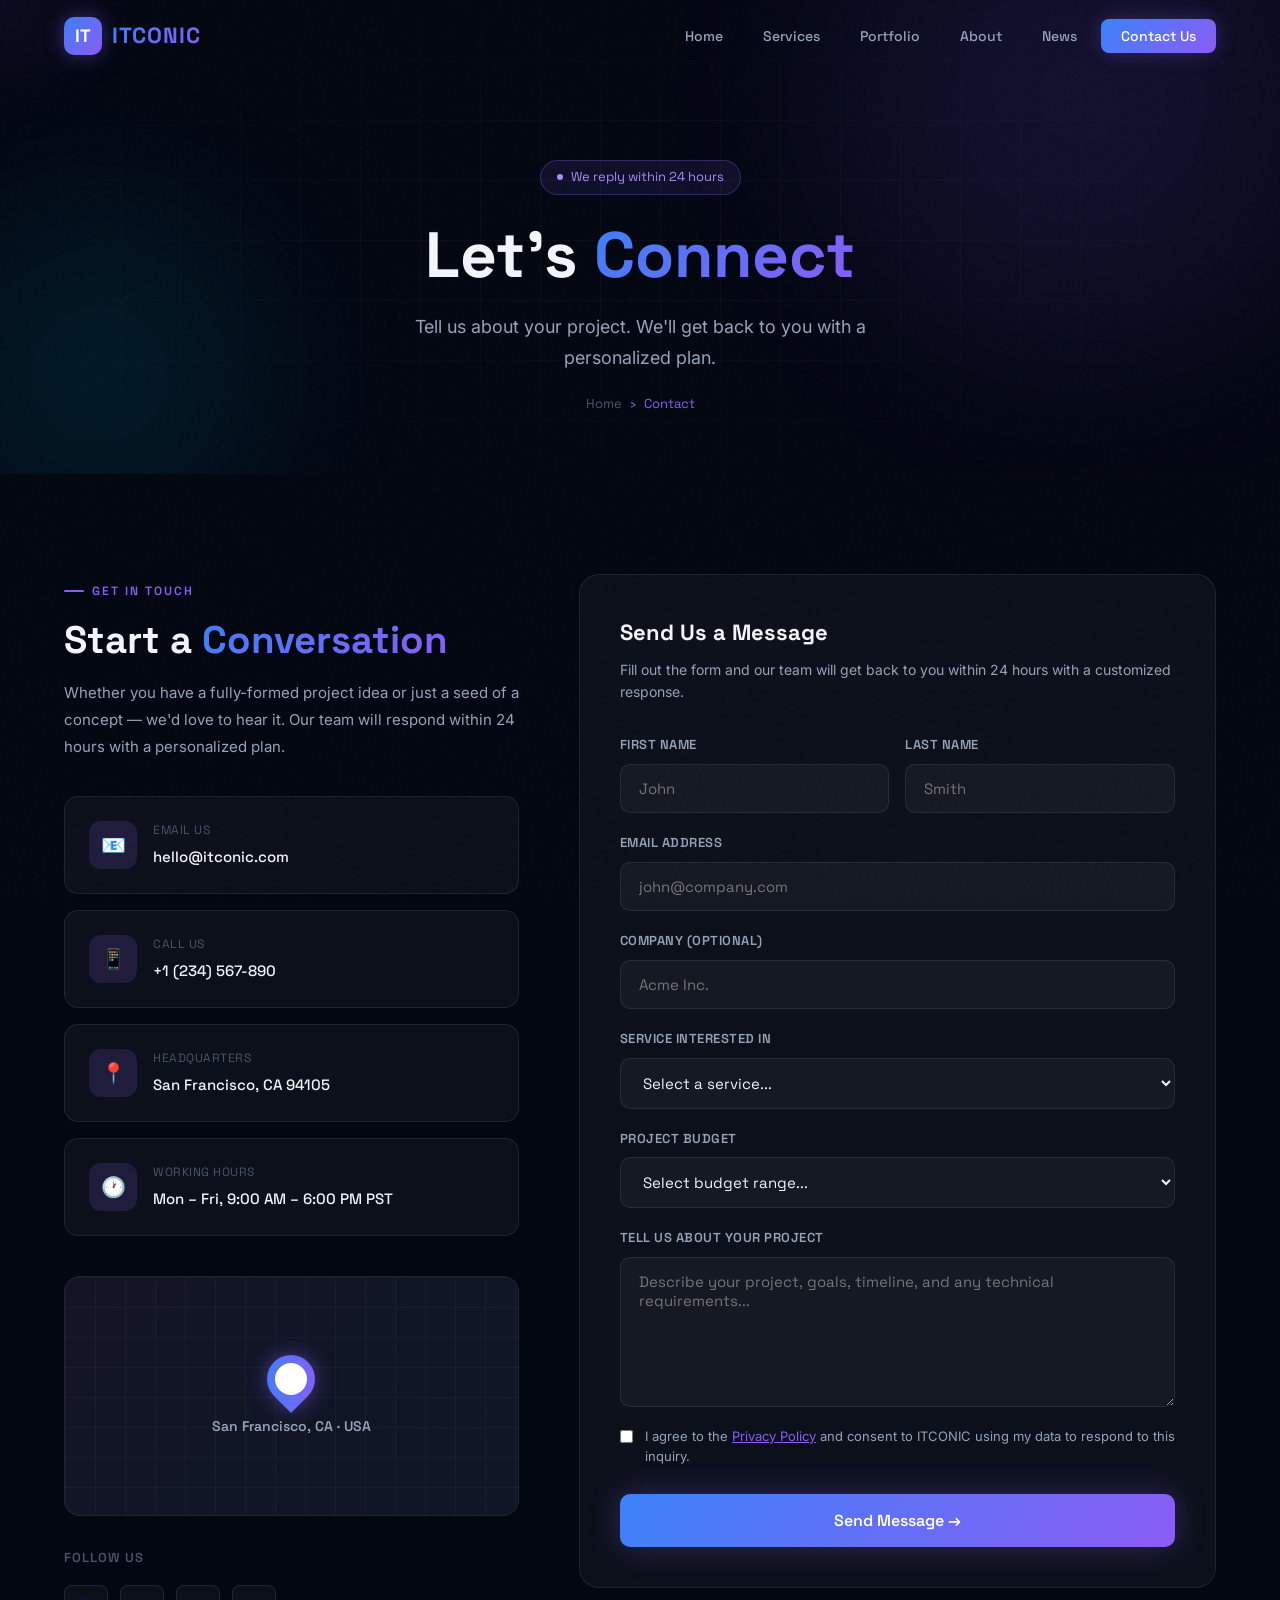
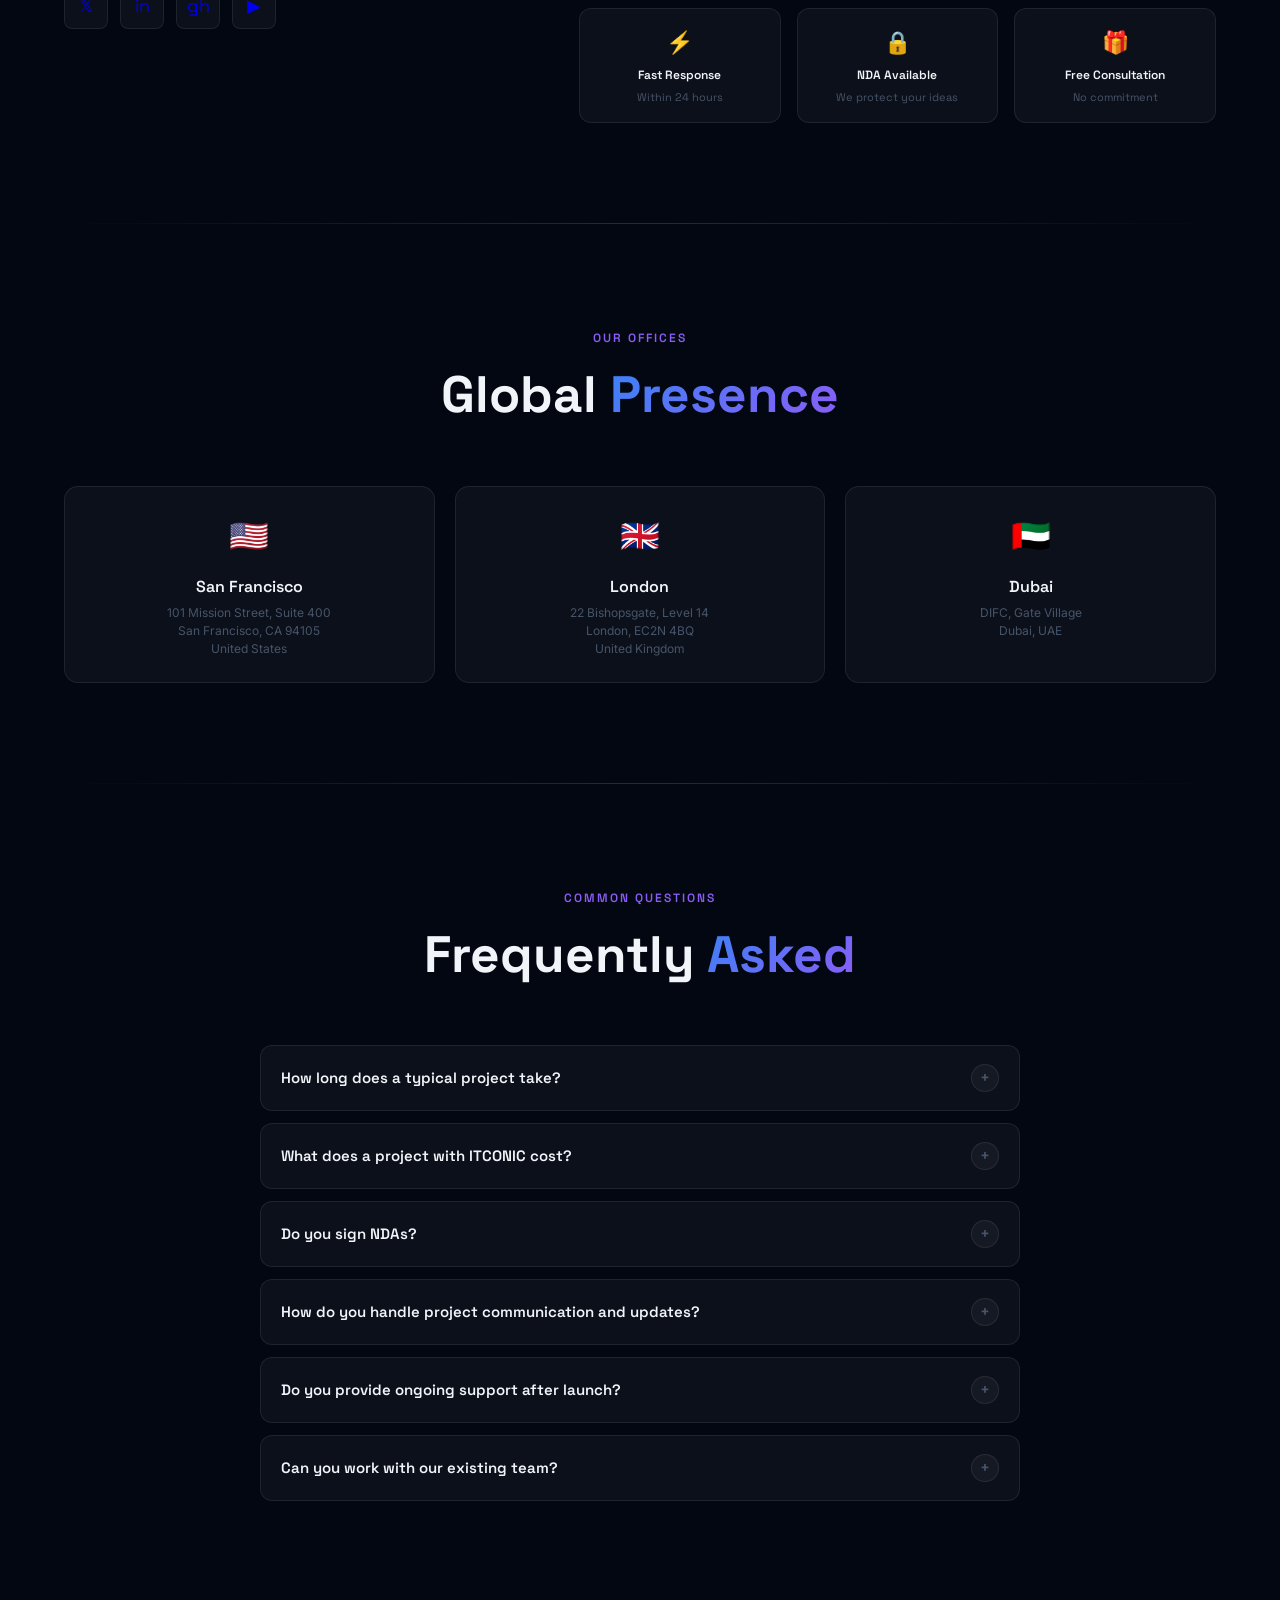
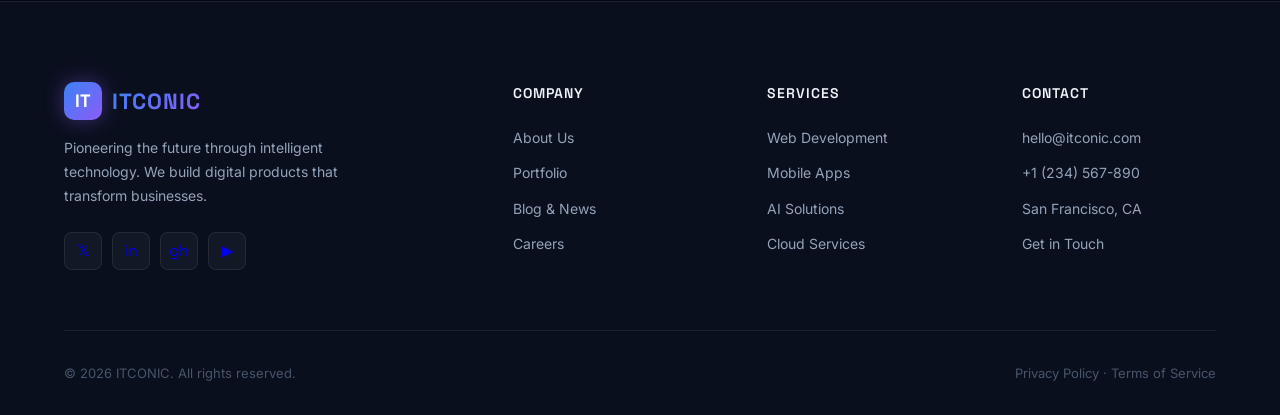
<file: contact.html>
<!DOCTYPE html>
<html lang="en">
<head>
  <meta charset="UTF-8" />
  <meta name="viewport" content="width=device-width, initial-scale=1.0" />
  <meta name="description" content="Contact ITCONIC - Start your project, get a quote, or just say hello." />
  <title>Contact Us | ITCONIC</title>
  <link rel="stylesheet" href="style.css" />
  <link rel="icon" href="data:image/svg+xml,<svg xmlns='http://www.w3.org/2000/svg' viewBox='0 0 100 100'><rect width='100' height='100' rx='20' fill='%238b5cf6'/><text y='.9em' font-size='70' x='15'>IT</text></svg>" />
  <style>
    .contact-layout {
      display: grid;
      grid-template-columns: 1fr 1.4fr;
      gap: 60px;
      align-items: start;
    }

    .contact-info-section {
      position: sticky;
      top: 100px;
    }

    .contact-info-cards {
      display: flex;
      flex-direction: column;
      gap: 16px;
      margin-bottom: 40px;
    }

    .form-card {
      background: var(--bg-card);
      border: 1px solid var(--border);
      border-radius: 20px;
      padding: 40px;
    }

    .form-card-title {
      font-size: 22px;
      font-weight: 700;
      margin-bottom: 8px;
    }

    .form-card-subtitle {
      font-size: 14px;
      color: var(--text-secondary);
      margin-bottom: 32px;
      font-family: 'Inter', sans-serif;
      line-height: 1.6;
    }

    .form-row {
      display: grid;
      grid-template-columns: 1fr 1fr;
      gap: 16px;
    }

    .form-row .form-group { margin-bottom: 0; }

    /* Map placeholder */
    .map-placeholder {
      width: 100%;
      height: 240px;
      background: var(--bg-card);
      border: 1px solid var(--border);
      border-radius: 16px;
      display: flex;
      flex-direction: column;
      align-items: center;
      justify-content: center;
      gap: 12px;
      position: relative;
      overflow: hidden;
    }

    .map-placeholder::before {
      content: '';
      position: absolute;
      inset: 0;
      background: linear-gradient(135deg, rgba(139,92,246,0.05), rgba(59,130,246,0.05));
    }

    .map-grid {
      position: absolute;
      inset: 0;
      background-image:
        linear-gradient(rgba(255,255,255,0.03) 1px, transparent 1px),
        linear-gradient(90deg, rgba(255,255,255,0.03) 1px, transparent 1px);
      background-size: 30px 30px;
    }

    .map-pin {
      width: 48px;
      height: 48px;
      background: var(--gradient-primary);
      border-radius: 50% 50% 50% 0;
      transform: rotate(-45deg);
      box-shadow: 0 0 20px rgba(139,92,246,0.5);
      position: relative;
      z-index: 1;
      animation: bounce 2s ease-in-out infinite;
    }

    .map-pin::after {
      content: '';
      position: absolute;
      inset: 8px;
      background: white;
      border-radius: 50%;
    }

    @keyframes bounce {
      0%, 100% { transform: rotate(-45deg) translateY(0); }
      50% { transform: rotate(-45deg) translateY(-8px); }
    }

    .map-label {
      font-size: 14px;
      font-weight: 600;
      color: var(--text-secondary);
      position: relative;
      z-index: 1;
    }

    /* Offices */
    .offices-grid {
      display: grid;
      grid-template-columns: repeat(3, 1fr);
      gap: 20px;
    }

    .office-card {
      background: var(--bg-card);
      border: 1px solid var(--border);
      border-radius: 14px;
      padding: 24px;
      text-align: center;
      transition: var(--transition);
    }

    .office-card:hover {
      border-color: var(--border-glow);
      transform: translateY(-3px);
    }

    .office-flag { font-size: 32px; margin-bottom: 12px; }
    .office-city { font-size: 16px; font-weight: 600; margin-bottom: 4px; }
    .office-address { font-size: 12px; color: var(--text-muted); line-height: 1.5; font-family: 'Inter', sans-serif; }

    /* FAQ */
    .faq-list {
      display: flex;
      flex-direction: column;
      gap: 12px;
    }

    .faq-item {
      background: var(--bg-card);
      border: 1px solid var(--border);
      border-radius: 12px;
      overflow: hidden;
      transition: var(--transition);
    }

    .faq-item.open { border-color: var(--border-glow); }

    .faq-question {
      padding: 18px 20px;
      display: flex;
      justify-content: space-between;
      align-items: center;
      cursor: pointer;
      font-size: 15px;
      font-weight: 600;
      gap: 16px;
    }

    .faq-toggle {
      width: 28px;
      height: 28px;
      border-radius: 50%;
      background: var(--bg-card);
      border: 1px solid var(--border);
      display: flex;
      align-items: center;
      justify-content: center;
      font-size: 16px;
      flex-shrink: 0;
      transition: var(--transition);
      color: var(--text-muted);
    }

    .faq-item.open .faq-toggle {
      background: var(--gradient-primary);
      border-color: transparent;
      color: white;
      transform: rotate(45deg);
    }

    .faq-answer {
      max-height: 0;
      overflow: hidden;
      transition: max-height 0.4s cubic-bezier(0.4, 0, 0.2, 1);
    }

    .faq-item.open .faq-answer { max-height: 200px; }

    .faq-answer-inner {
      padding: 0 20px 18px;
      font-size: 14px;
      color: var(--text-secondary);
      line-height: 1.7;
      font-family: 'Inter', sans-serif;
    }

    /* Success state */
    .form-success {
      display: none;
      text-align: center;
      padding: 40px 20px;
    }

    .form-success-icon {
      width: 72px;
      height: 72px;
      background: linear-gradient(135deg, #10b981, #06b6d4);
      border-radius: 50%;
      display: flex;
      align-items: center;
      justify-content: center;
      font-size: 32px;
      margin: 0 auto 20px;
      box-shadow: 0 0 30px rgba(16,185,129,0.4);
    }

    @media (max-width: 900px) {
      .contact-layout { grid-template-columns: 1fr; }
      .contact-info-section { position: static; }
      .form-row { grid-template-columns: 1fr; }
      .offices-grid { grid-template-columns: 1fr 1fr; }
    }

    @media (max-width: 600px) {
      .offices-grid { grid-template-columns: 1fr; }
      .form-card { padding: 24px; }
    }
  </style>
</head>
<body>

  <!-- NAVIGATION -->
  <nav>
    <a href="index.html" class="nav-logo">
      <div class="nav-logo-icon">IT</div>
      <span class="nav-logo-text">ITCONIC</span>
    </a>
    <ul class="nav-links">
      <li><a href="index.html">Home</a></li>
      <li><a href="services.html">Services</a></li>
      <li><a href="portfolio.html">Portfolio</a></li>
      <li><a href="about.html">About</a></li>
      <li><a href="news.html">News</a></li>
      <li><a href="contact.html" class="nav-cta active">Contact Us</a></li>
    </ul>
    <div class="hamburger"><span></span><span></span><span></span></div>
  </nav>
  <div class="mobile-menu">
    <a href="index.html">Home</a>
    <a href="services.html">Services</a>
    <a href="portfolio.html">Portfolio</a>
    <a href="about.html">About</a>
    <a href="news.html">News</a>
    <a href="contact.html" class="nav-cta active">Contact Us</a>
  </div>

  <!-- PAGE HERO -->
  <div class="page-hero" style="padding-bottom:60px;">
    <div class="page-hero-bg">
      <div class="hero-orb hero-orb-1"></div>
      <div class="hero-orb hero-orb-2"></div>
      <div class="hero-grid"></div>
    </div>
    <div class="page-hero-content">
      <div class="hero-badge" style="margin:0 auto 24px;width:fit-content;">
        <span class="hero-badge-dot"></span>
        We reply within 24 hours
      </div>
      <h1>Let's <span class="gradient-text">Connect</span></h1>
      <p>Tell us about your project. We'll get back to you with a personalized plan.</p>
      <div class="breadcrumb">
        <a href="index.html">Home</a>
        <span>›</span>
        <span>Contact</span>
      </div>
    </div>
  </div>

  <!-- MAIN CONTACT SECTION -->
  <section>
    <div class="contact-layout">
      <!-- INFO COLUMN -->
      <div class="contact-info-section">
        <div class="section-label animate-on-scroll">Get In Touch</div>
        <h2 class="section-title animate-on-scroll" style="font-size:clamp(28px,3vw,42px);">
          Start a <span class="gradient-text">Conversation</span>
        </h2>
        <p style="color:var(--text-secondary);font-size:15px;line-height:1.8;margin-bottom:36px;font-family:'Inter',sans-serif;" class="animate-on-scroll">
          Whether you have a fully-formed project idea or just a seed of a concept — we'd love to hear it. Our team will respond within 24 hours with a personalized plan.
        </p>

        <div class="contact-info-cards animate-on-scroll">
          <div class="contact-info-card">
            <div class="contact-info-icon">📧</div>
            <div>
              <div class="contact-info-label">Email Us</div>
              <div class="contact-info-value">hello@itconic.com</div>
            </div>
          </div>
          <div class="contact-info-card">
            <div class="contact-info-icon">📱</div>
            <div>
              <div class="contact-info-label">Call Us</div>
              <div class="contact-info-value">+1 (234) 567-890</div>
            </div>
          </div>
          <div class="contact-info-card">
            <div class="contact-info-icon">📍</div>
            <div>
              <div class="contact-info-label">Headquarters</div>
              <div class="contact-info-value">San Francisco, CA 94105</div>
            </div>
          </div>
          <div class="contact-info-card">
            <div class="contact-info-icon">🕐</div>
            <div>
              <div class="contact-info-label">Working Hours</div>
              <div class="contact-info-value">Mon – Fri, 9:00 AM – 6:00 PM PST</div>
            </div>
          </div>
        </div>

        <!-- Map Placeholder -->
        <div class="map-placeholder animate-on-scroll">
          <div class="map-grid"></div>
          <div class="map-pin"></div>
          <div class="map-label">San Francisco, CA · USA</div>
        </div>

        <!-- Social -->
        <div style="margin-top:32px;" class="animate-on-scroll">
          <div style="font-size:13px;color:var(--text-muted);margin-bottom:16px;font-weight:600;text-transform:uppercase;letter-spacing:1px;">Follow Us</div>
          <div style="display:flex;gap:12px;">
            <a href="#" class="social-link" style="width:44px;height:44px;font-size:18px;">𝕏</a>
            <a href="#" class="social-link" style="width:44px;height:44px;font-size:18px;">in</a>
            <a href="#" class="social-link" style="width:44px;height:44px;font-size:18px;">gh</a>
            <a href="#" class="social-link" style="width:44px;height:44px;font-size:18px;">▶</a>
          </div>
        </div>
      </div>

      <!-- FORM COLUMN -->
      <div class="animate-on-scroll delay-1">
        <div class="form-card">
          <div class="form-card-title">Send Us a Message</div>
          <p class="form-card-subtitle">Fill out the form and our team will get back to you within 24 hours with a customized response.</p>

          <!-- Form -->
          <form id="contactForm" class="contact-form">
            <div class="form-row">
              <div class="form-group">
                <label>First Name</label>
                <input type="text" placeholder="John" required />
              </div>
              <div class="form-group">
                <label>Last Name</label>
                <input type="text" placeholder="Smith" required />
              </div>
            </div>

            <div class="form-group">
              <label>Email Address</label>
              <input type="email" placeholder="john@company.com" required />
            </div>

            <div class="form-group">
              <label>Company (Optional)</label>
              <input type="text" placeholder="Acme Inc." />
            </div>

            <div class="form-group">
              <label>Service Interested In</label>
              <select>
                <option value="">Select a service...</option>
                <option>Web Development</option>
                <option>Mobile App Development</option>
                <option>AI Solutions</option>
                <option>Cloud Services</option>
                <option>UI/UX Design</option>
                <option>Cybersecurity</option>
                <option>Other</option>
              </select>
            </div>

            <div class="form-group">
              <label>Project Budget</label>
              <select>
                <option value="">Select budget range...</option>
                <option>Under $10,000</option>
                <option>$10,000 – $50,000</option>
                <option>$50,000 – $150,000</option>
                <option>$150,000 – $500,000</option>
                <option>$500,000+</option>
              </select>
            </div>

            <div class="form-group">
              <label>Tell Us About Your Project</label>
              <textarea placeholder="Describe your project, goals, timeline, and any technical requirements..."></textarea>
            </div>

            <!-- Checkbox -->
            <div style="display:flex;align-items:flex-start;gap:12px;margin-bottom:8px;">
              <input type="checkbox" id="privacy" style="margin-top:3px;accent-color:#8b5cf6;" required />
              <label for="privacy" style="font-size:13px;color:var(--text-secondary);font-family:'Inter',sans-serif;cursor:pointer;line-height:1.5;">
                I agree to the <a href="#" style="color:var(--accent-purple);">Privacy Policy</a> and consent to ITCONIC using my data to respond to this inquiry.
              </label>
            </div>

            <button type="submit" class="btn btn-primary" style="width:100%;justify-content:center;font-size:16px;padding:16px;">
              Send Message →
            </button>
          </form>

          <!-- Success State -->
          <div class="form-success" id="formSuccess">
            <div class="form-success-icon">✓</div>
            <h3 style="font-size:22px;margin-bottom:8px;">Message Sent!</h3>
            <p style="color:var(--text-secondary);font-family:'Inter',sans-serif;line-height:1.6;margin-bottom:24px;">
              Thank you for reaching out. Our team will review your project details and get back to you within 24 hours.
            </p>
            <a href="index.html" class="btn btn-secondary">← Back to Home</a>
          </div>
        </div>

        <!-- Trust signals -->
        <div style="display:grid;grid-template-columns:repeat(3,1fr);gap:16px;margin-top:20px;">
          <div style="background:var(--bg-card);border:1px solid var(--border);border-radius:12px;padding:16px;text-align:center;">
            <div style="font-size:22px;margin-bottom:6px;">⚡</div>
            <div style="font-size:12px;font-weight:600;margin-bottom:3px;">Fast Response</div>
            <div style="font-size:11px;color:var(--text-muted);">Within 24 hours</div>
          </div>
          <div style="background:var(--bg-card);border:1px solid var(--border);border-radius:12px;padding:16px;text-align:center;">
            <div style="font-size:22px;margin-bottom:6px;">🔒</div>
            <div style="font-size:12px;font-weight:600;margin-bottom:3px;">NDA Available</div>
            <div style="font-size:11px;color:var(--text-muted);">We protect your ideas</div>
          </div>
          <div style="background:var(--bg-card);border:1px solid var(--border);border-radius:12px;padding:16px;text-align:center;">
            <div style="font-size:22px;margin-bottom:6px;">🎁</div>
            <div style="font-size:12px;font-weight:600;margin-bottom:3px;">Free Consultation</div>
            <div style="font-size:11px;color:var(--text-muted);">No commitment</div>
          </div>
        </div>
      </div>
    </div>
  </section>

  <div class="divider"></div>

  <!-- OFFICES -->
  <section>
    <div class="text-center" style="margin-bottom:60px;">
      <div class="section-label animate-on-scroll">Our Offices</div>
      <h2 class="section-title animate-on-scroll">Global <span class="gradient-text">Presence</span></h2>
    </div>

    <div class="offices-grid">
      <div class="office-card animate-on-scroll">
        <div class="office-flag">🇺🇸</div>
        <div class="office-city">San Francisco</div>
        <div class="office-address">101 Mission Street, Suite 400<br />San Francisco, CA 94105<br />United States</div>
      </div>
      <div class="office-card animate-on-scroll delay-1">
        <div class="office-flag">🇬🇧</div>
        <div class="office-city">London</div>
        <div class="office-address">22 Bishopsgate, Level 14<br />London, EC2N 4BQ<br />United Kingdom</div>
      </div>
      <div class="office-card animate-on-scroll delay-2">
        <div class="office-flag">🇦🇪</div>
        <div class="office-city">Dubai</div>
        <div class="office-address">DIFC, Gate Village<br />Dubai, UAE</div>
      </div>
    </div>
  </section>

  <div class="divider"></div>

  <!-- FAQ -->
  <section>
    <div class="text-center" style="margin-bottom:60px;">
      <div class="section-label animate-on-scroll">Common Questions</div>
      <h2 class="section-title animate-on-scroll">Frequently <span class="gradient-text">Asked</span></h2>
    </div>

    <div class="faq-list" style="max-width:760px;margin:0 auto;">
      <div class="faq-item animate-on-scroll">
        <div class="faq-question" onclick="toggleFaq(this)">
          How long does a typical project take?
          <div class="faq-toggle">+</div>
        </div>
        <div class="faq-answer">
          <div class="faq-answer-inner">
            Project timelines vary significantly by scope. A simple landing page or MVP might take 4–8 weeks. A full-featured web application typically takes 3–6 months. Enterprise platforms can take 6–18 months. We'll give you a detailed timeline estimate after our initial discovery conversation.
          </div>
        </div>
      </div>

      <div class="faq-item animate-on-scroll delay-1">
        <div class="faq-question" onclick="toggleFaq(this)">
          What does a project with ITCONIC cost?
          <div class="faq-toggle">+</div>
        </div>
        <div class="faq-answer">
          <div class="faq-answer-inner">
            Our project budgets start at $15,000 for focused engagements and scale to $500,000+ for large enterprise programs. We offer fixed-price engagements for well-scoped projects and time-and-materials for more exploratory work. We'll recommend the right model for your situation.
          </div>
        </div>
      </div>

      <div class="faq-item animate-on-scroll delay-2">
        <div class="faq-question" onclick="toggleFaq(this)">
          Do you sign NDAs?
          <div class="faq-toggle">+</div>
        </div>
        <div class="faq-answer">
          <div class="faq-answer-inner">
            Absolutely. We're happy to sign a mutual NDA before you share any confidential project details. Your ideas and business information are always protected. Just let us know and we'll send over our standard NDA for review.
          </div>
        </div>
      </div>

      <div class="faq-item animate-on-scroll delay-3">
        <div class="faq-question" onclick="toggleFaq(this)">
          How do you handle project communication and updates?
          <div class="faq-toggle">+</div>
        </div>
        <div class="faq-answer">
          <div class="faq-answer-inner">
            You'll have a dedicated project manager as your single point of contact. We work in 2-week sprints with live demos at the end of each sprint. Daily async updates in Slack/Teams, weekly status calls, and a real-time dashboard so you always know exactly where things stand.
          </div>
        </div>
      </div>

      <div class="faq-item animate-on-scroll">
        <div class="faq-question" onclick="toggleFaq(this)">
          Do you provide ongoing support after launch?
          <div class="faq-toggle">+</div>
        </div>
        <div class="faq-answer">
          <div class="faq-answer-inner">
            Yes. We offer flexible support and maintenance packages ranging from a 3-month warranty period (included in all projects) to ongoing managed services with 24/7 monitoring, regular updates, and proactive performance optimization.
          </div>
        </div>
      </div>

      <div class="faq-item animate-on-scroll delay-1">
        <div class="faq-question" onclick="toggleFaq(this)">
          Can you work with our existing team?
          <div class="faq-toggle">+</div>
        </div>
        <div class="faq-answer">
          <div class="faq-answer-inner">
            Absolutely. Many of our engagements are collaborative — we embed with client engineering teams, provide specialist expertise, and work within your existing processes and tools. We're happy to work as a dedicated agency or as an extension of your in-house team.
          </div>
        </div>
      </div>
    </div>
  </section>

  <!-- FOOTER -->
  <footer>
    <div class="footer-grid">
      <div class="footer-brand">
        <a href="index.html" class="nav-logo" style="display:inline-flex;">
          <div class="nav-logo-icon">IT</div>
          <span class="nav-logo-text">ITCONIC</span>
        </a>
        <p>Pioneering the future through intelligent technology. We build digital products that transform businesses.</p>
        <div class="footer-social">
          <a href="#" class="social-link">𝕏</a>
          <a href="#" class="social-link">in</a>
          <a href="#" class="social-link">gh</a>
          <a href="#" class="social-link">▶</a>
        </div>
      </div>
      <div class="footer-col">
        <h4>Company</h4>
        <ul>
          <li><a href="about.html">About Us</a></li>
          <li><a href="portfolio.html">Portfolio</a></li>
          <li><a href="news.html">Blog & News</a></li>
          <li><a href="contact.html">Careers</a></li>
        </ul>
      </div>
      <div class="footer-col">
        <h4>Services</h4>
        <ul>
          <li><a href="services.html">Web Development</a></li>
          <li><a href="services.html">Mobile Apps</a></li>
          <li><a href="services.html">AI Solutions</a></li>
          <li><a href="services.html">Cloud Services</a></li>
        </ul>
      </div>
      <div class="footer-col">
        <h4>Contact</h4>
        <ul>
          <li><a href="mailto:hello@itconic.com">hello@itconic.com</a></li>
          <li><a href="tel:+1234567890">+1 (234) 567-890</a></li>
          <li><a href="#">San Francisco, CA</a></li>
          <li><a href="contact.html">Get in Touch</a></li>
        </ul>
      </div>
    </div>
    <div class="footer-bottom">
      <span>© 2026 ITCONIC. All rights reserved.</span>
      <span>Privacy Policy · Terms of Service</span>
    </div>
  </footer>

  <script src="script.js"></script>
  <script>
    // FAQ Toggle
    function toggleFaq(el) {
      const item = el.parentElement;
      const wasOpen = item.classList.contains('open');
      document.querySelectorAll('.faq-item').forEach(i => i.classList.remove('open'));
      if (!wasOpen) item.classList.add('open');
    }

    // Form submission
    const form = document.getElementById('contactForm');
    if (form) {
      form.addEventListener('submit', (e) => {
        e.preventDefault();
        const btn = form.querySelector('button[type="submit"]');
        btn.textContent = 'Sending...';
        btn.disabled = true;
        btn.style.opacity = '0.7';

        setTimeout(() => {
          form.style.display = 'none';
          document.getElementById('formSuccess').style.display = 'block';
        }, 1800);
      });
    }
  </script>
</body>
</html>
</file>
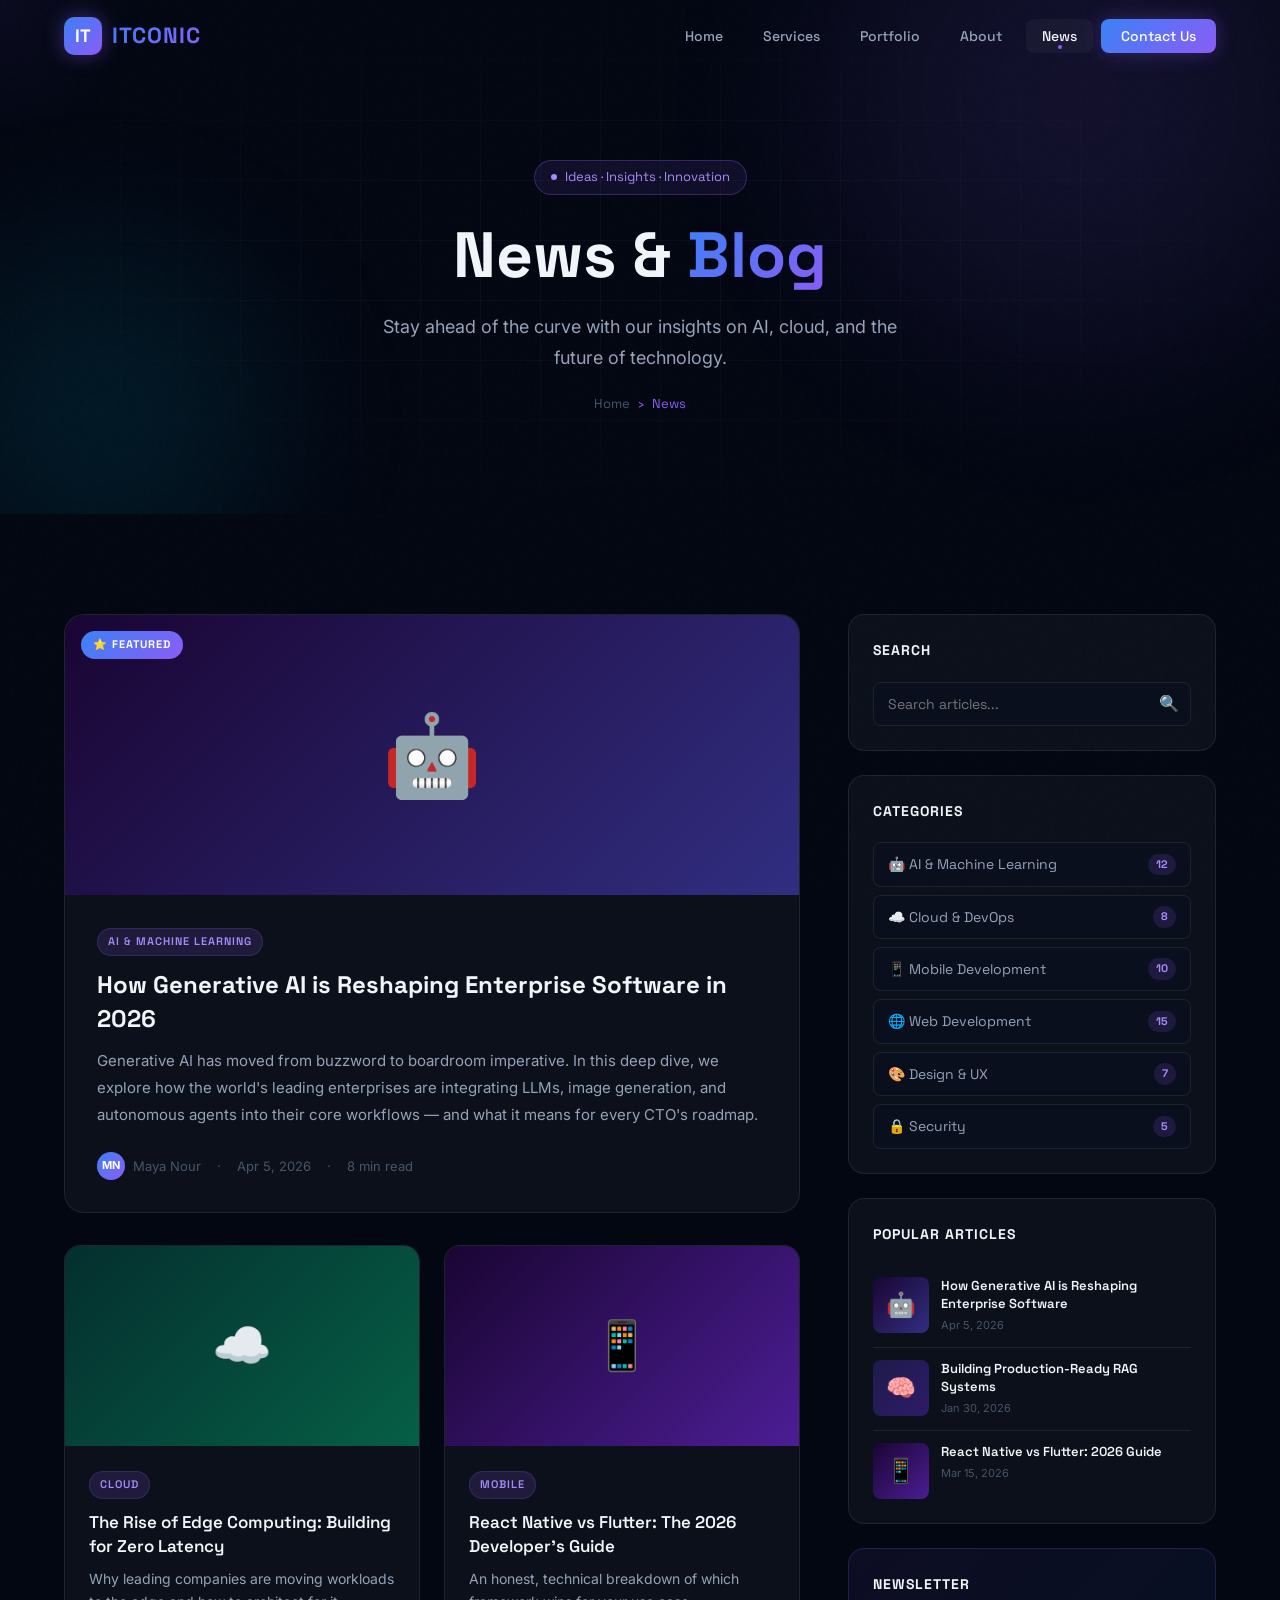
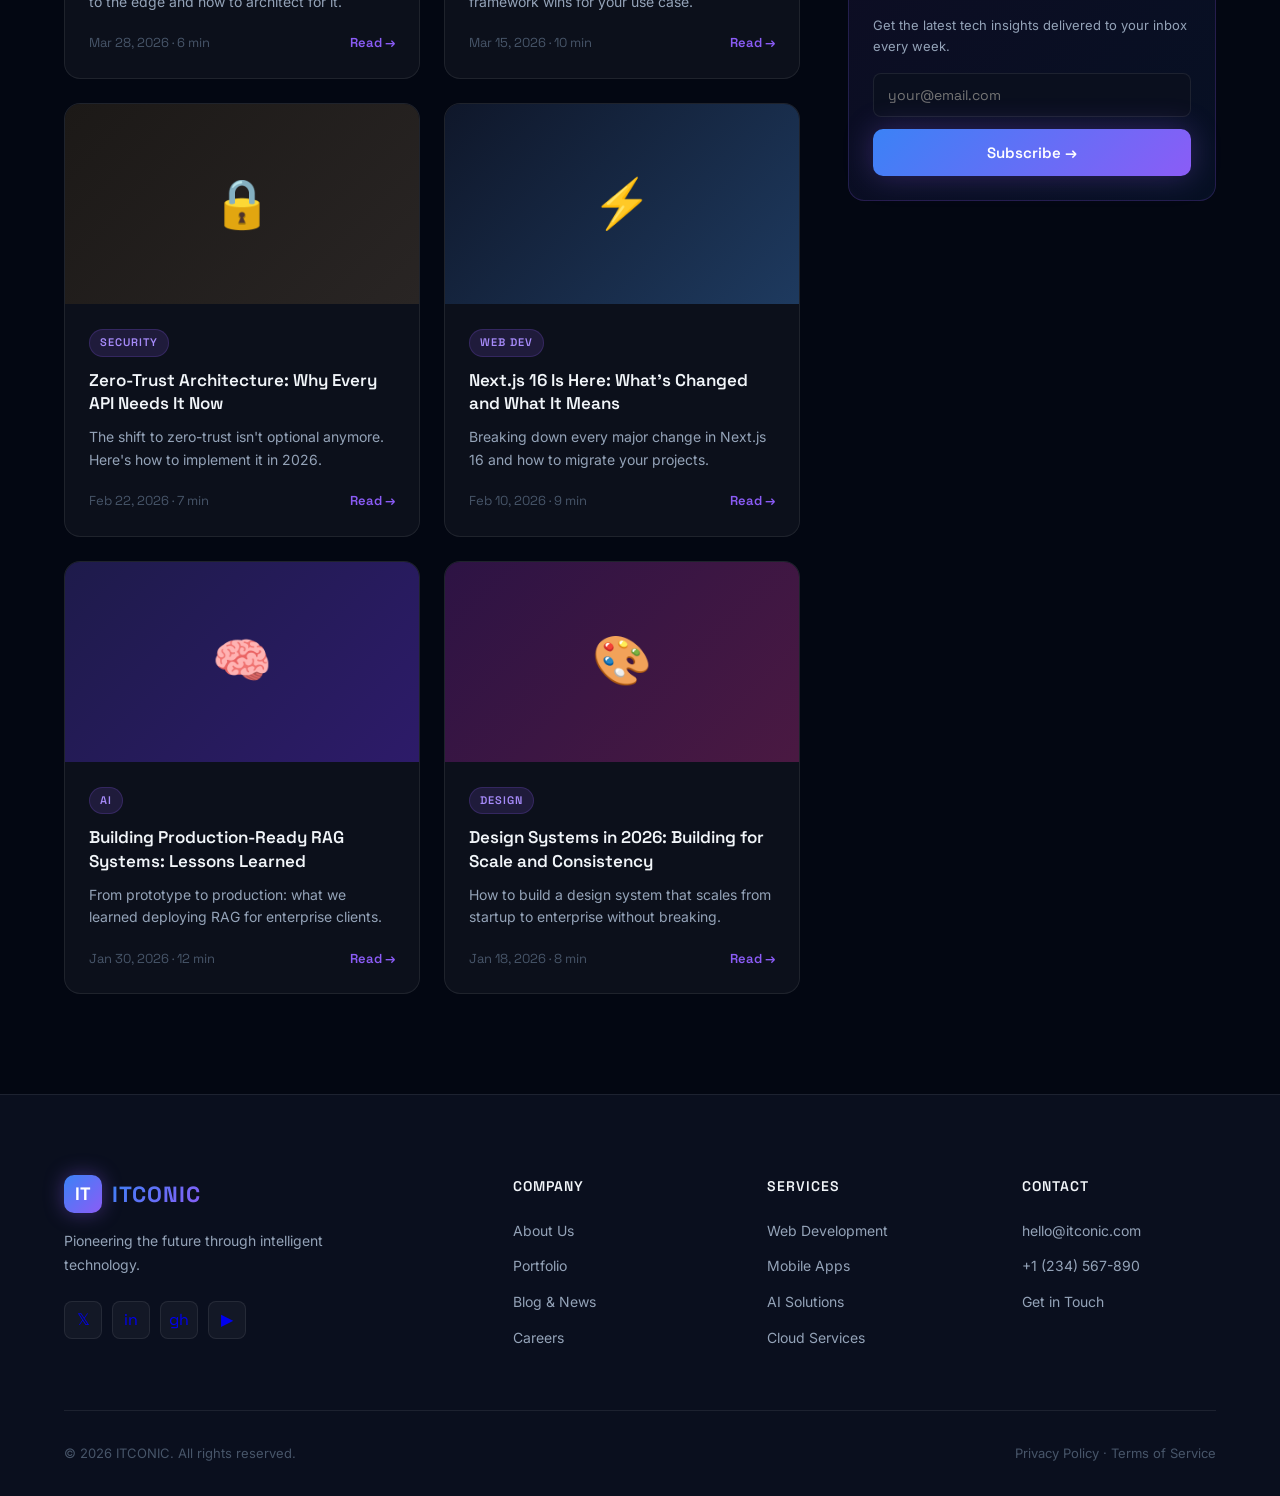
<file: news.html>
<!DOCTYPE html>
<html lang="en">
<head>
  <meta charset="UTF-8" />
  <meta name="viewport" content="width=device-width, initial-scale=1.0" />
  <meta name="description" content="ITCONIC Blog - Insights on AI, Cloud, Web Development, and the future of technology." />
  <title>News & Blog | ITCONIC</title>
  <link rel="stylesheet" href="style.css" />
  <link rel="icon" href="data:image/svg+xml,<svg xmlns='http://www.w3.org/2000/svg' viewBox='0 0 100 100'><rect width='100' height='100' rx='20' fill='%238b5cf6'/><text y='.9em' font-size='70' x='15'>IT</text></svg>" />
  <style>
    .blog-layout {
      display: grid;
      grid-template-columns: 2fr 1fr;
      gap: 48px;
      align-items: start;
    }

    /* Featured article */
    .featured-post {
      background: var(--bg-card);
      border: 1px solid var(--border);
      border-radius: 20px;
      overflow: hidden;
      margin-bottom: 32px;
      transition: var(--transition);
      cursor: pointer;
    }

    .featured-post:hover {
      border-color: var(--border-glow);
      box-shadow: var(--shadow-glow);
    }

    .featured-post-image {
      width: 100%;
      height: 280px;
      display: flex;
      align-items: center;
      justify-content: center;
      font-size: 80px;
      position: relative;
      overflow: hidden;
    }

    .featured-badge-post {
      position: absolute;
      top: 16px;
      left: 16px;
      background: var(--gradient-primary);
      color: white;
      font-size: 11px;
      font-weight: 700;
      letter-spacing: 1px;
      text-transform: uppercase;
      padding: 5px 12px;
      border-radius: 50px;
    }

    .featured-post-body { padding: 32px; }

    .featured-post-title {
      font-size: 24px;
      font-weight: 700;
      line-height: 1.4;
      margin-bottom: 12px;
      transition: var(--transition);
    }

    .featured-post:hover .featured-post-title {
      background: var(--gradient-primary);
      -webkit-background-clip: text;
      -webkit-text-fill-color: transparent;
      background-clip: text;
    }

    .featured-post-excerpt {
      font-size: 15px;
      color: var(--text-secondary);
      line-height: 1.8;
      margin-bottom: 24px;
      font-family: 'Inter', sans-serif;
    }

    .post-meta {
      display: flex;
      align-items: center;
      gap: 16px;
      font-size: 13px;
      color: var(--text-muted);
      font-family: 'Inter', sans-serif;
      flex-wrap: wrap;
    }

    .post-meta-author {
      display: flex;
      align-items: center;
      gap: 8px;
    }

    .post-avatar {
      width: 28px;
      height: 28px;
      border-radius: 50%;
      background: var(--gradient-primary);
      display: flex;
      align-items: center;
      justify-content: center;
      font-size: 11px;
      font-weight: 700;
      color: white;
    }

    /* Post grid */
    .posts-grid {
      display: grid;
      grid-template-columns: 1fr 1fr;
      gap: 24px;
    }

    /* Sidebar */
    .sidebar { position: sticky; top: 100px; }

    .sidebar-widget {
      background: var(--bg-card);
      border: 1px solid var(--border);
      border-radius: 16px;
      padding: 24px;
      margin-bottom: 24px;
    }

    .sidebar-title {
      font-size: 14px;
      font-weight: 700;
      text-transform: uppercase;
      letter-spacing: 1px;
      margin-bottom: 20px;
      color: var(--text-primary);
    }

    /* Categories */
    .cat-list { display: flex; flex-direction: column; gap: 8px; }

    .cat-item {
      display: flex;
      justify-content: space-between;
      align-items: center;
      padding: 10px 14px;
      background: var(--bg-secondary);
      border: 1px solid var(--border);
      border-radius: 8px;
      cursor: pointer;
      transition: var(--transition);
      text-decoration: none;
      color: var(--text-secondary);
      font-size: 14px;
    }

    .cat-item:hover {
      border-color: var(--border-glow);
      color: var(--text-primary);
    }

    .cat-count {
      background: rgba(139,92,246,0.15);
      color: #a78bfa;
      font-size: 11px;
      font-weight: 700;
      padding: 2px 8px;
      border-radius: 50px;
    }

    /* Popular posts */
    .popular-post {
      display: flex;
      gap: 12px;
      padding: 12px 0;
      border-bottom: 1px solid var(--border);
      cursor: pointer;
      transition: var(--transition);
    }

    .popular-post:last-child { border-bottom: none; padding-bottom: 0; }
    .popular-post:first-child { padding-top: 0; }

    .popular-post:hover .popular-post-title {
      color: var(--accent-purple);
    }

    .popular-post-thumb {
      width: 56px;
      height: 56px;
      border-radius: 8px;
      display: flex;
      align-items: center;
      justify-content: center;
      font-size: 24px;
      flex-shrink: 0;
    }

    .popular-post-title {
      font-size: 13px;
      font-weight: 600;
      line-height: 1.4;
      margin-bottom: 4px;
      transition: var(--transition);
    }

    .popular-post-date { font-size: 11px; color: var(--text-muted); font-family: 'Inter', sans-serif; }

    /* Newsletter */
    .newsletter-form { display: flex; flex-direction: column; gap: 12px; }

    .newsletter-input {
      background: var(--bg-secondary);
      border: 1px solid var(--border);
      border-radius: 8px;
      padding: 12px 14px;
      font-size: 14px;
      color: var(--text-primary);
      font-family: 'Space Grotesk', sans-serif;
      outline: none;
      transition: var(--transition);
    }

    .newsletter-input:focus {
      border-color: var(--accent-purple);
      box-shadow: 0 0 0 3px rgba(139,92,246,0.1);
    }

    /* Article view */
    .article-view {
      display: none;
    }

    .article-view.active {
      display: block;
    }

    .blog-list.hidden { display: none; }

    .article-back {
      display: inline-flex;
      align-items: center;
      gap: 8px;
      color: var(--text-secondary);
      font-size: 14px;
      font-weight: 500;
      cursor: pointer;
      padding: 8px 0;
      transition: var(--transition);
      margin-bottom: 32px;
      background: none;
      border: none;
      font-family: 'Space Grotesk', sans-serif;
    }

    .article-back:hover { color: var(--text-primary); }

    .article-header { margin-bottom: 40px; }
    .article-title { font-size: clamp(28px,4vw,44px); font-weight: 700; line-height: 1.2; margin-bottom: 20px; }

    .article-body {
      font-family: 'Inter', sans-serif;
      font-size: 16px;
      line-height: 1.9;
      color: var(--text-secondary);
    }

    .article-body h2 {
      font-family: 'Space Grotesk', sans-serif;
      font-size: 24px;
      font-weight: 700;
      color: var(--text-primary);
      margin: 40px 0 16px;
    }

    .article-body h3 {
      font-family: 'Space Grotesk', sans-serif;
      font-size: 18px;
      font-weight: 600;
      color: var(--text-primary);
      margin: 28px 0 12px;
    }

    .article-body p { margin-bottom: 20px; }

    .article-body blockquote {
      border-left: 3px solid var(--accent-purple);
      padding: 16px 24px;
      background: rgba(139,92,246,0.05);
      border-radius: 0 12px 12px 0;
      margin: 28px 0;
      font-style: italic;
      color: var(--text-primary);
    }

    .article-body ul, .article-body ol {
      padding-left: 24px;
      margin-bottom: 20px;
    }

    .article-body li { margin-bottom: 8px; }

    .article-image {
      width: 100%;
      height: 300px;
      border-radius: 16px;
      display: flex;
      align-items: center;
      justify-content: center;
      font-size: 80px;
      margin: 28px 0;
    }

    @media (max-width: 1000px) {
      .blog-layout { grid-template-columns: 1fr; }
      .sidebar { position: static; }
    }

    @media (max-width: 600px) {
      .posts-grid { grid-template-columns: 1fr; }
    }
  </style>
</head>
<body>

  <!-- NAVIGATION -->
  <nav>
    <a href="index.html" class="nav-logo">
      <div class="nav-logo-icon">IT</div>
      <span class="nav-logo-text">ITCONIC</span>
    </a>
    <ul class="nav-links">
      <li><a href="index.html">Home</a></li>
      <li><a href="services.html">Services</a></li>
      <li><a href="portfolio.html">Portfolio</a></li>
      <li><a href="about.html">About</a></li>
      <li><a href="news.html" class="active">News</a></li>
      <li><a href="contact.html" class="nav-cta">Contact Us</a></li>
    </ul>
    <div class="hamburger"><span></span><span></span><span></span></div>
  </nav>
  <div class="mobile-menu">
    <a href="index.html">Home</a>
    <a href="services.html">Services</a>
    <a href="portfolio.html">Portfolio</a>
    <a href="about.html">About</a>
    <a href="news.html" class="active">News</a>
    <a href="contact.html" class="nav-cta">Contact Us</a>
  </div>

  <!-- PAGE HERO -->
  <div class="page-hero">
    <div class="page-hero-bg">
      <div class="hero-orb hero-orb-1"></div>
      <div class="hero-orb hero-orb-2"></div>
      <div class="hero-grid"></div>
    </div>
    <div class="page-hero-content">
      <div class="hero-badge" style="margin:0 auto 24px;width:fit-content;">
        <span class="hero-badge-dot"></span>
        Ideas · Insights · Innovation
      </div>
      <h1>News & <span class="gradient-text">Blog</span></h1>
      <p>Stay ahead of the curve with our insights on AI, cloud, and the future of technology.</p>
      <div class="breadcrumb">
        <a href="index.html">Home</a>
        <span>›</span>
        <span>News</span>
      </div>
    </div>
  </div>

  <!-- MAIN CONTENT -->
  <section>
    <div class="blog-layout">
      <!-- MAIN COLUMN -->
      <div>
        <!-- Blog list view -->
        <div class="blog-list" id="blogList">
          <!-- Featured post -->
          <div class="featured-post animate-on-scroll" onclick="openArticle('genAI')">
            <div class="featured-post-image" style="background:linear-gradient(135deg,#1a0533,#312e81);">
              <span class="featured-badge-post">⭐ Featured</span>
              🤖
            </div>
            <div class="featured-post-body">
              <span class="blog-tag">AI & Machine Learning</span>
              <div class="featured-post-title">How Generative AI is Reshaping Enterprise Software in 2026</div>
              <p class="featured-post-excerpt">
                Generative AI has moved from buzzword to boardroom imperative. In this deep dive, we explore how the world's leading enterprises are integrating LLMs, image generation, and autonomous agents into their core workflows — and what it means for every CTO's roadmap.
              </p>
              <div class="post-meta">
                <div class="post-meta-author">
                  <div class="post-avatar">MN</div>
                  <span>Maya Nour</span>
                </div>
                <span>·</span>
                <span>Apr 5, 2026</span>
                <span>·</span>
                <span>8 min read</span>
              </div>
            </div>
          </div>

          <!-- Posts grid -->
          <div class="posts-grid">
            <div class="blog-card animate-on-scroll" onclick="openArticle('edge')">
              <div class="blog-card-image-placeholder" style="background:linear-gradient(135deg,#042f2e,#065f46);">☁️</div>
              <div class="blog-card-body">
                <span class="blog-tag">Cloud</span>
                <div class="blog-card-title">The Rise of Edge Computing: Building for Zero Latency</div>
                <p class="blog-card-excerpt">Why leading companies are moving workloads to the edge and how to architect for it.</p>
                <div class="blog-meta">
                  <span>Mar 28, 2026 · 6 min</span>
                  <span style="color:var(--accent-purple);font-weight:600;cursor:pointer;">Read →</span>
                </div>
              </div>
            </div>

            <div class="blog-card animate-on-scroll delay-1" onclick="openArticle('flutter')">
              <div class="blog-card-image-placeholder" style="background:linear-gradient(135deg,#1a0533,#4c1d95);">📱</div>
              <div class="blog-card-body">
                <span class="blog-tag">Mobile</span>
                <div class="blog-card-title">React Native vs Flutter: The 2026 Developer's Guide</div>
                <p class="blog-card-excerpt">An honest, technical breakdown of which framework wins for your use case.</p>
                <div class="blog-meta">
                  <span>Mar 15, 2026 · 10 min</span>
                  <span style="color:var(--accent-purple);font-weight:600;cursor:pointer;">Read →</span>
                </div>
              </div>
            </div>

            <div class="blog-card animate-on-scroll delay-2" onclick="openArticle('security')">
              <div class="blog-card-image-placeholder" style="background:linear-gradient(135deg,#1c1917,#292524);">🔒</div>
              <div class="blog-card-body">
                <span class="blog-tag">Security</span>
                <div class="blog-card-title">Zero-Trust Architecture: Why Every API Needs It Now</div>
                <p class="blog-card-excerpt">The shift to zero-trust isn't optional anymore. Here's how to implement it in 2026.</p>
                <div class="blog-meta">
                  <span>Feb 22, 2026 · 7 min</span>
                  <span style="color:var(--accent-purple);font-weight:600;cursor:pointer;">Read →</span>
                </div>
              </div>
            </div>

            <div class="blog-card animate-on-scroll delay-3" onclick="openArticle('nextjs')">
              <div class="blog-card-image-placeholder" style="background:linear-gradient(135deg,#0f172a,#1e3a5f);">⚡</div>
              <div class="blog-card-body">
                <span class="blog-tag">Web Dev</span>
                <div class="blog-card-title">Next.js 16 Is Here: What's Changed and What It Means</div>
                <p class="blog-card-excerpt">Breaking down every major change in Next.js 16 and how to migrate your projects.</p>
                <div class="blog-meta">
                  <span>Feb 10, 2026 · 9 min</span>
                  <span style="color:var(--accent-purple);font-weight:600;cursor:pointer;">Read →</span>
                </div>
              </div>
            </div>

            <div class="blog-card animate-on-scroll" onclick="openArticle('rag')">
              <div class="blog-card-image-placeholder" style="background:linear-gradient(135deg,#1e1b4b,#2d1b69);">🧠</div>
              <div class="blog-card-body">
                <span class="blog-tag">AI</span>
                <div class="blog-card-title">Building Production-Ready RAG Systems: Lessons Learned</div>
                <p class="blog-card-excerpt">From prototype to production: what we learned deploying RAG for enterprise clients.</p>
                <div class="blog-meta">
                  <span>Jan 30, 2026 · 12 min</span>
                  <span style="color:var(--accent-purple);font-weight:600;cursor:pointer;">Read →</span>
                </div>
              </div>
            </div>

            <div class="blog-card animate-on-scroll delay-1" onclick="openArticle('design')">
              <div class="blog-card-image-placeholder" style="background:linear-gradient(135deg,#2d1344,#4a1942);">🎨</div>
              <div class="blog-card-body">
                <span class="blog-tag">Design</span>
                <div class="blog-card-title">Design Systems in 2026: Building for Scale and Consistency</div>
                <p class="blog-card-excerpt">How to build a design system that scales from startup to enterprise without breaking.</p>
                <div class="blog-meta">
                  <span>Jan 18, 2026 · 8 min</span>
                  <span style="color:var(--accent-purple);font-weight:600;cursor:pointer;">Read →</span>
                </div>
              </div>
            </div>
          </div>
        </div>

        <!-- Article detail view -->
        <div class="article-view" id="articleView">
          <button class="article-back" onclick="closeArticle()">← Back to All Articles</button>
          <div id="articleContent"></div>
        </div>
      </div>

      <!-- SIDEBAR -->
      <div class="sidebar">
        <!-- Search -->
        <div class="sidebar-widget animate-on-scroll">
          <div class="sidebar-title">Search</div>
          <div style="position:relative;">
            <input class="newsletter-input" type="text" placeholder="Search articles..." style="width:100%;padding-right:40px;" />
            <span style="position:absolute;right:12px;top:50%;transform:translateY(-50%);color:var(--text-muted);">🔍</span>
          </div>
        </div>

        <!-- Categories -->
        <div class="sidebar-widget animate-on-scroll">
          <div class="sidebar-title">Categories</div>
          <div class="cat-list">
            <a href="#" class="cat-item">
              <span>🤖 AI & Machine Learning</span>
              <span class="cat-count">12</span>
            </a>
            <a href="#" class="cat-item">
              <span>☁️ Cloud & DevOps</span>
              <span class="cat-count">8</span>
            </a>
            <a href="#" class="cat-item">
              <span>📱 Mobile Development</span>
              <span class="cat-count">10</span>
            </a>
            <a href="#" class="cat-item">
              <span>🌐 Web Development</span>
              <span class="cat-count">15</span>
            </a>
            <a href="#" class="cat-item">
              <span>🎨 Design & UX</span>
              <span class="cat-count">7</span>
            </a>
            <a href="#" class="cat-item">
              <span>🔒 Security</span>
              <span class="cat-count">5</span>
            </a>
          </div>
        </div>

        <!-- Popular posts -->
        <div class="sidebar-widget animate-on-scroll">
          <div class="sidebar-title">Popular Articles</div>
          <div class="popular-post" onclick="openArticle('genAI')">
            <div class="popular-post-thumb" style="background:linear-gradient(135deg,#1a0533,#312e81);">🤖</div>
            <div>
              <div class="popular-post-title">How Generative AI is Reshaping Enterprise Software</div>
              <div class="popular-post-date">Apr 5, 2026</div>
            </div>
          </div>
          <div class="popular-post" onclick="openArticle('rag')">
            <div class="popular-post-thumb" style="background:linear-gradient(135deg,#1e1b4b,#2d1b69);">🧠</div>
            <div>
              <div class="popular-post-title">Building Production-Ready RAG Systems</div>
              <div class="popular-post-date">Jan 30, 2026</div>
            </div>
          </div>
          <div class="popular-post" onclick="openArticle('flutter')">
            <div class="popular-post-thumb" style="background:linear-gradient(135deg,#1a0533,#4c1d95);">📱</div>
            <div>
              <div class="popular-post-title">React Native vs Flutter: 2026 Guide</div>
              <div class="popular-post-date">Mar 15, 2026</div>
            </div>
          </div>
        </div>

        <!-- Newsletter -->
        <div class="sidebar-widget animate-on-scroll" style="background:linear-gradient(135deg,rgba(139,92,246,0.08),rgba(59,130,246,0.08));border-color:rgba(139,92,246,0.2);">
          <div class="sidebar-title">Newsletter</div>
          <p style="font-size:13px;color:var(--text-secondary);margin-bottom:16px;font-family:'Inter',sans-serif;line-height:1.6;">Get the latest tech insights delivered to your inbox every week.</p>
          <div class="newsletter-form">
            <input class="newsletter-input" type="email" placeholder="your@email.com" />
            <button class="btn btn-primary" style="justify-content:center;" onclick="this.textContent='✓ Subscribed!';this.style.background='linear-gradient(135deg,#10b981,#06b6d4)'">Subscribe →</button>
          </div>
        </div>
      </div>
    </div>
  </section>

  <!-- FOOTER -->
  <footer>
    <div class="footer-grid">
      <div class="footer-brand">
        <a href="index.html" class="nav-logo" style="display:inline-flex;">
          <div class="nav-logo-icon">IT</div>
          <span class="nav-logo-text">ITCONIC</span>
        </a>
        <p>Pioneering the future through intelligent technology.</p>
        <div class="footer-social">
          <a href="#" class="social-link">𝕏</a>
          <a href="#" class="social-link">in</a>
          <a href="#" class="social-link">gh</a>
          <a href="#" class="social-link">▶</a>
        </div>
      </div>
      <div class="footer-col">
        <h4>Company</h4>
        <ul>
          <li><a href="about.html">About Us</a></li>
          <li><a href="portfolio.html">Portfolio</a></li>
          <li><a href="news.html">Blog & News</a></li>
          <li><a href="contact.html">Careers</a></li>
        </ul>
      </div>
      <div class="footer-col">
        <h4>Services</h4>
        <ul>
          <li><a href="services.html">Web Development</a></li>
          <li><a href="services.html">Mobile Apps</a></li>
          <li><a href="services.html">AI Solutions</a></li>
          <li><a href="services.html">Cloud Services</a></li>
        </ul>
      </div>
      <div class="footer-col">
        <h4>Contact</h4>
        <ul>
          <li><a href="mailto:hello@itconic.com">hello@itconic.com</a></li>
          <li><a href="tel:+1234567890">+1 (234) 567-890</a></li>
          <li><a href="contact.html">Get in Touch</a></li>
        </ul>
      </div>
    </div>
    <div class="footer-bottom">
      <span>© 2026 ITCONIC. All rights reserved.</span>
      <span>Privacy Policy · Terms of Service</span>
    </div>
  </footer>

  <script src="script.js"></script>
  <script>
    const articles = {
      genAI: {
        emoji: '🤖', bg: 'linear-gradient(135deg,#1a0533,#312e81)',
        tag: 'AI & Machine Learning', readTime: '8 min read',
        date: 'April 5, 2026', author: 'Maya Nour',
        title: 'How Generative AI is Reshaping Enterprise Software in 2026',
        content: `
          <div class="article-image" style="background:linear-gradient(135deg,#1a0533,#312e81);">🤖</div>
          <h2>The Enterprise AI Inflection Point</h2>
          <p>Two years ago, generative AI was a fascinating experiment. Today, it's a boardroom mandate. In 2026, the question is no longer "should we adopt AI?" — it's "how fast can we go deeper?"</p>
          <p>At ITCONIC, we've helped dozens of enterprise clients navigate this transformation. Here's what we've learned from the frontlines.</p>
          <blockquote>"The companies winning with AI aren't the ones who moved first. They're the ones who moved strategically." — Maya Nour, Head of AI, ITCONIC</blockquote>
          <h2>The Three Layers of Enterprise AI Adoption</h2>
          <h3>Layer 1: Automation at Scale</h3>
          <p>The first wave of enterprise AI was about automating repetitive tasks — document processing, customer support triaging, data extraction. Companies that started here two years ago are now seeing 30-60% cost reductions in these operational areas.</p>
          <h3>Layer 2: Augmented Decision-Making</h3>
          <p>The second layer is where things get interesting. AI models are now embedded in core business workflows — supply chain optimization, financial risk modeling, and product recommendation engines that learn in real time.</p>
          <h3>Layer 3: Autonomous Agents</h3>
          <p>This is the frontier. Autonomous AI agents that can research, plan, execute, and iterate on complex multi-step tasks. We're deploying these for enterprise clients today, and the productivity gains are staggering.</p>
          <h2>What This Means for Your Roadmap</h2>
          <p>If you're a CTO reading this, your 2026-2027 technology roadmap needs to answer three questions: Where does AI create the most leverage in your business? What data assets do you have (or need) to train effective models? And critically — what's your AI governance strategy?</p>
          <p>The companies that answer these questions clearly are the ones pulling ahead. The ones that don't risk falling two to three years behind — and in this environment, that gap may be insurmountable.</p>
          <h2>Key Takeaways</h2>
          <ul>
            <li>AI adoption is no longer optional — it's competitive survival</li>
            <li>Start with high-leverage automation, then move to decision augmentation</li>
            <li>Autonomous agents are production-ready today for the right use cases</li>
            <li>Data quality and governance are your most important AI investments</li>
          </ul>
          <p>Ready to build your AI strategy? <a href="contact.html" style="color:var(--accent-purple);">Talk to our AI team</a> — we'll help you figure out where to start.</p>
        `
      },
      edge: {
        emoji: '☁️', bg: 'linear-gradient(135deg,#042f2e,#065f46)',
        tag: 'Cloud', readTime: '6 min read',
        date: 'March 28, 2026', author: 'Ravi Patel',
        title: 'The Rise of Edge Computing: Building for Zero Latency',
        content: `
          <div class="article-image" style="background:linear-gradient(135deg,#042f2e,#065f46);">☁️</div>
          <h2>Why the Cloud Isn't Enough Anymore</h2>
          <p>For a decade, "move to the cloud" was the answer to every infrastructure question. But as applications become more latency-sensitive — real-time AI inference, IoT processing, interactive video — a centralized cloud model is showing its limits.</p>
          <p>Enter edge computing: processing data closer to where it's generated, reducing round-trips to distant data centers and achieving response times measured in microseconds, not milliseconds.</p>
          <h2>What Edge Computing Actually Means</h2>
          <p>Edge computing isn't a single technology — it's an architectural pattern. It ranges from CDN-level edge functions (like Cloudflare Workers) to on-premise edge servers in factories or hospitals, to 5G mobile edge computing nodes managed by telecom operators.</p>
          <blockquote>"For real-time AI applications, edge isn't a nice-to-have. It's the only architecture that works." — Ravi Patel, Cloud Architect</blockquote>
          <h2>Key Use Cases Driving Adoption</h2>
          <ul>
            <li><strong>Real-time AI inference:</strong> Running ML models on-device or at the edge for sub-10ms decisions</li>
            <li><strong>Industrial IoT:</strong> Processing sensor data locally to avoid bandwidth costs and latency</li>
            <li><strong>Video streaming:</strong> Reducing buffering with edge-based transcoding and delivery</li>
            <li><strong>Autonomous vehicles:</strong> Safety-critical decisions that can't wait for a cloud round-trip</li>
          </ul>
          <h2>Getting Started with Edge Architecture</h2>
          <p>The good news: you don't have to rearchitect everything at once. Start by identifying which parts of your application are most latency-sensitive, and evaluate whether edge-hosted functions could serve those paths. Modern platforms like Cloudflare Workers, AWS Lambda@Edge, and Vercel Edge Functions make this remarkably accessible.</p>
        `
      },
      flutter: {
        emoji: '📱', bg: 'linear-gradient(135deg,#1a0533,#4c1d95)',
        tag: 'Mobile Development', readTime: '10 min read',
        date: 'March 15, 2026', author: 'Lena Kim',
        title: 'React Native vs Flutter: The 2026 Developer\'s Guide',
        content: `
          <div class="article-image" style="background:linear-gradient(135deg,#1a0533,#4c1d95);">📱</div>
          <h2>Still the Question Everyone Asks</h2>
          <p>Five years into both frameworks' maturity cycles, the React Native vs. Flutter debate rages on. In 2026, both are genuinely production-ready — the question is which one is right for your specific context.</p>
          <h2>The Short Answer</h2>
          <p>Choose <strong>Flutter</strong> if: you need pixel-perfect UI consistency, performance is critical, and your team can learn Dart. Choose <strong>React Native</strong> if: your team is already JavaScript-heavy, you need deep native integrations, and you want to share code aggressively with a React web codebase.</p>
          <blockquote>"Neither framework is universally better. The right choice depends on your team, your users, and your product roadmap." — Lena Kim, Lead Mobile Dev</blockquote>
          <h2>Flutter in 2026</h2>
          <p>Flutter's biggest 2026 wins: the Impeller rendering engine is now the default on both iOS and Android, delivering consistently smooth 120fps animations. The Dart tooling has matured dramatically, and the ecosystem now covers virtually every native capability you'd need.</p>
          <p>The ongoing challenge: Dart remains a niche language, making hiring harder. And while Flutter for Web has improved, it's still not the right choice for SEO-critical web applications.</p>
          <h2>React Native in 2026</h2>
          <p>React Native's new architecture (Fabric + JSI) has addressed most of the historical performance concerns. The ability to share business logic with React web apps is a genuine superpower for teams building across platforms.</p>
          <p>The challenge: the JavaScript bridge, even with JSI improvements, still adds overhead that matters for animation-heavy UIs. And the dependency on the npm ecosystem — with all its instability — remains a real operational concern.</p>
          <h2>Our Recommendation</h2>
          <p>At ITCONIC, we've shipped major apps with both. For consumer apps where UI quality is paramount, we lean Flutter. For B2B enterprise apps where JavaScript expertise is abundant and cross-platform code sharing matters, React Native wins. When in doubt, prototype with both for a week before committing.</p>
        `
      },
      security: {
        emoji: '🔒', bg: 'linear-gradient(135deg,#1c1917,#292524)',
        tag: 'Security', readTime: '7 min read',
        date: 'February 22, 2026', author: 'Adam Karim',
        title: 'Zero-Trust Architecture: Why Every API Needs It Now',
        content: `
          <div class="article-image" style="background:linear-gradient(135deg,#1c1917,#292524);">🔒</div>
          <h2>The Perimeter is Dead</h2>
          <p>The old security model — build walls around your network and trust everything inside — has been dead for years. Every major breach of the past five years has exploited the implicit trust inside networks. Zero-trust is the answer.</p>
          <p>The principle is simple: never trust, always verify. Every request, from every user and service, must be authenticated and authorized — regardless of where it originates.</p>
          <h2>Zero-Trust for APIs: The Practical Guide</h2>
          <h3>1. Strong Identity for Every Request</h3>
          <p>Every API call must carry strong, cryptographically verified identity. OAuth 2.0 with short-lived JWT tokens is table stakes. For service-to-service calls, mutual TLS (mTLS) should be standard.</p>
          <h3>2. Least-Privilege Access</h3>
          <p>Services should only have access to the exact resources they need, for the exact time they need them. Overly permissive IAM roles are one of the most common attack vectors we see in security audits.</p>
          <h3>3. Continuous Verification</h3>
          <p>Authorization shouldn't happen only at login. Validate permissions on every request, and revoke access instantly when context changes.</p>
          <blockquote>"Zero-trust isn't a product you buy. It's an architectural philosophy you build into every system from day one." — Adam Karim, CEO</blockquote>
          <h2>Getting Started Without Boiling the Ocean</h2>
          <p>Start with your highest-risk attack surface: external-facing APIs. Implement strong authentication, add rate limiting and anomaly detection, and instrument comprehensive audit logging. Then work inward to your internal service mesh.</p>
          <p>The investment pays for itself the first time you prevent a breach — or the first time you can answer "who accessed what data, and when?" in an audit.</p>
        `
      },
      nextjs: {
        emoji: '⚡', bg: 'linear-gradient(135deg,#0f172a,#1e3a5f)',
        tag: 'Web Development', readTime: '9 min read',
        date: 'February 10, 2026', author: 'Omar Saleh',
        title: 'Next.js 16 Is Here: What\'s Changed and What It Means',
        content: `
          <div class="article-image" style="background:linear-gradient(135deg,#0f172a,#1e3a5f);">⚡</div>
          <h2>The Next.js Evolution Continues</h2>
          <p>Next.js 16 landed last month with a set of changes that — while not as dramatic as the App Router shift in version 13 — represent meaningful improvements for production applications.</p>
          <h2>What's New</h2>
          <h3>Turbopack is Now Stable</h3>
          <p>After years in beta, Turbopack is now the default bundler for production builds. In our benchmarks across three large client codebases, we're seeing 40-60% faster build times. This alone makes the upgrade worth it.</p>
          <h3>Partial Prerendering (PPR) Goes GA</h3>
          <p>Partial Prerendering — the ability to serve a static shell instantly while streaming in dynamic content — is now generally available. This is a genuinely new rendering primitive that combines the best of SSG and SSR without the tradeoffs.</p>
          <h3>Enhanced DevX for Server Components</h3>
          <p>Server Component debugging has been a pain point since the App Router launched. Version 16 ships improved error overlays, better stack traces, and a new component inspector that makes debugging server-rendered trees far more manageable.</p>
          <blockquote>"Turbopack going stable is the headline, but PPR going GA is the paradigm shift. It changes how we think about rendering for every new project." — Omar Saleh, Lead Backend Dev</blockquote>
          <h2>Should You Upgrade?</h2>
          <p>For greenfield projects: absolutely, start with 16. For existing projects: the upgrade path is smooth — we've migrated five production apps this week without issues. The build time improvements alone justify the hour of testing required.</p>
          <p>The full migration guide is available on the <a href="#" style="color:var(--accent-purple);">Next.js documentation site</a>. Our team is also available to help with complex migrations if you need support.</p>
        `
      },
      rag: {
        emoji: '🧠', bg: 'linear-gradient(135deg,#1e1b4b,#2d1b69)',
        tag: 'AI', readTime: '12 min read',
        date: 'January 30, 2026', author: 'Maya Nour',
        title: 'Building Production-Ready RAG Systems: Lessons Learned',
        content: `
          <div class="article-image" style="background:linear-gradient(135deg,#1e1b4b,#2d1b69);">🧠</div>
          <h2>RAG in Production: What They Don't Tell You</h2>
          <p>Retrieval-Augmented Generation (RAG) is the most practical way to give LLMs access to your proprietary data without fine-tuning. Building a prototype in a weekend is easy. Building one that actually works in production is a very different challenge.</p>
          <p>After deploying RAG systems for a dozen enterprise clients, here are the hard lessons we've learned.</p>
          <h2>The Chunking Problem</h2>
          <p>How you split your documents matters more than which embedding model you use. Naive chunking by token count produces garbage retrieval. You need semantically coherent chunks — and for most document types, that means custom chunking logic specific to your content structure.</p>
          <h2>Hybrid Search Beats Pure Semantic Search</h2>
          <p>Pure vector similarity search misses exact keyword matches that are often critical. Combining vector search with BM25 keyword search (reciprocal rank fusion works well) consistently outperforms either approach alone in our benchmarks.</p>
          <blockquote>"The most common mistake we see: teams spend weeks on prompt engineering when the retrieval is fundamentally broken. Fix retrieval first." — Maya Nour</blockquote>
          <h2>Evaluation is Non-Negotiable</h2>
          <p>You cannot improve what you don't measure. Every production RAG system needs: retrieval recall metrics (are we finding the right documents?), answer faithfulness metrics (is the LLM sticking to the retrieved context?), and end-to-end quality evaluation on a golden dataset.</p>
          <h2>The Infrastructure Layer</h2>
          <ul>
            <li>Use a purpose-built vector database (Pinecone, Weaviate, or pgvector for lower scale)</li>
            <li>Implement metadata filtering to scope retrieval by tenant, document type, or date</li>
            <li>Cache embedding computations — they're expensive at scale</li>
            <li>Monitor retrieval latency separately from LLM latency</li>
          </ul>
          <h2>Summary</h2>
          <p>RAG is powerful but deceptively complex at production scale. The teams that succeed treat it as an information retrieval problem first and an LLM problem second. Get the retrieval right, measure everything, and iterate systematically.</p>
        `
      },
      design: {
        emoji: '🎨', bg: 'linear-gradient(135deg,#2d1344,#4a1942)',
        tag: 'Design & UX', readTime: '8 min read',
        date: 'January 18, 2026', author: 'James Liu',
        title: 'Design Systems in 2026: Building for Scale and Consistency',
        content: `
          <div class="article-image" style="background:linear-gradient(135deg,#2d1344,#4a1942);">🎨</div>
          <h2>Why Design Systems Still Matter</h2>
          <p>In 2026, "design system" has become one of those terms everyone claims to have but few actually implement well. Done right, a design system is the highest-leverage investment a product team can make. Done poorly, it becomes a maintenance burden that slows everyone down.</p>
          <h2>The Foundation: Design Tokens</h2>
          <p>Every scalable design system starts with design tokens — the atomic values (colors, typography, spacing, shadows) that flow from your design tool into your code. In 2026, the toolchain around this is finally mature: Figma Variables → Token Studio → Style Dictionary → your CSS or component library of choice.</p>
          <blockquote>"A design system without design tokens is just a pattern library. Tokens are what make it a living system that designers and engineers share." — James Liu, Head of Design</blockquote>
          <h2>Component Architecture for Scale</h2>
          <p>The mistake most teams make: building components that are too specific. A "Primary Button" that only works in one context isn't a design system — it's a stylesheet. Build composable primitives: a Button primitive that accepts variants, sizes, and states, which you then compose into specific use-case buttons.</p>
          <h2>Documentation as a First-Class Citizen</h2>
          <p>The most technically excellent design system fails if people don't know how to use it. Invest in documentation: usage guidelines, dos and don'ts, accessibility notes, and code examples. Tools like Storybook and Supernova have made this significantly easier in 2026.</p>
          <h2>Measuring Success</h2>
          <p>A design system's success is measurable: track adoption rate across products, time-to-implementation for standard UI patterns, and accessibility audit pass rates. If these metrics aren't improving, something's wrong with the system or its adoption strategy.</p>
        `
      }
    };

    function openArticle(id) {
      const a = articles[id];
      if (!a) return;

      document.getElementById('articleContent').innerHTML = `
        <div class="article-header">
          <div class="post-meta" style="margin-bottom:16px;">
            <span class="blog-tag">${a.tag}</span>
          </div>
          <h1 class="article-title">${a.title}</h1>
          <div class="post-meta">
            <div class="post-meta-author">
              <div class="post-avatar" style="width:36px;height:36px;font-size:13px;">${a.author.split(' ').map(n=>n[0]).join('')}</div>
              <span style="font-size:15px;">${a.author}</span>
            </div>
            <span>·</span>
            <span>${a.date}</span>
            <span>·</span>
            <span>${a.readTime}</span>
          </div>
        </div>
        <div class="article-body">${a.content}</div>
        <div style="margin-top:48px;padding-top:48px;border-top:1px solid var(--border);">
          <div style="font-size:14px;color:var(--text-muted);margin-bottom:16px;">Share this article</div>
          <div style="display:flex;gap:10px;">
            <div class="tech-badge" style="cursor:pointer;">𝕏 Twitter</div>
            <div class="tech-badge" style="cursor:pointer;">in LinkedIn</div>
            <div class="tech-badge" style="cursor:pointer;">🔗 Copy Link</div>
          </div>
        </div>
      `;

      document.getElementById('blogList').classList.add('hidden');
      document.getElementById('articleView').classList.add('active');
      window.scrollTo({ top: 0, behavior: 'smooth' });
    }

    function closeArticle() {
      document.getElementById('blogList').classList.remove('hidden');
      document.getElementById('articleView').classList.remove('active');
    }
  </script>
</body>
</html>
</file>
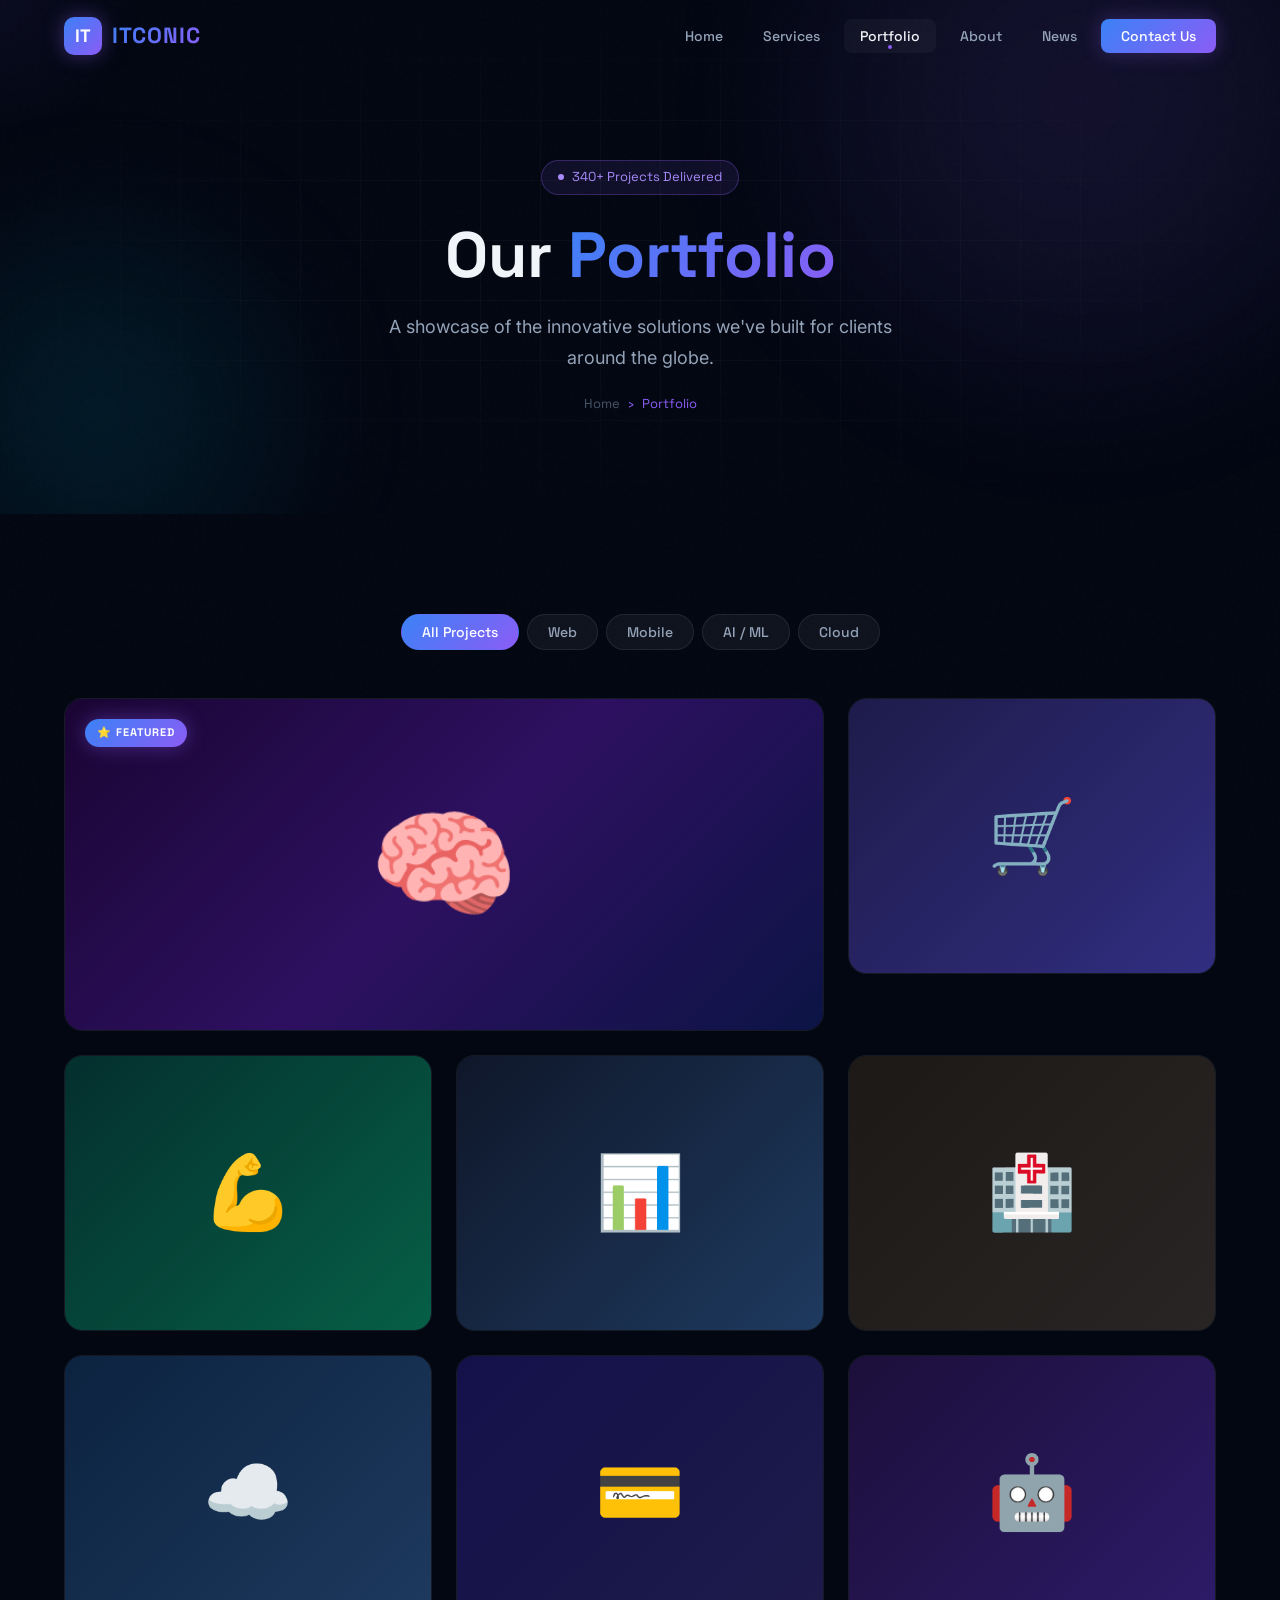
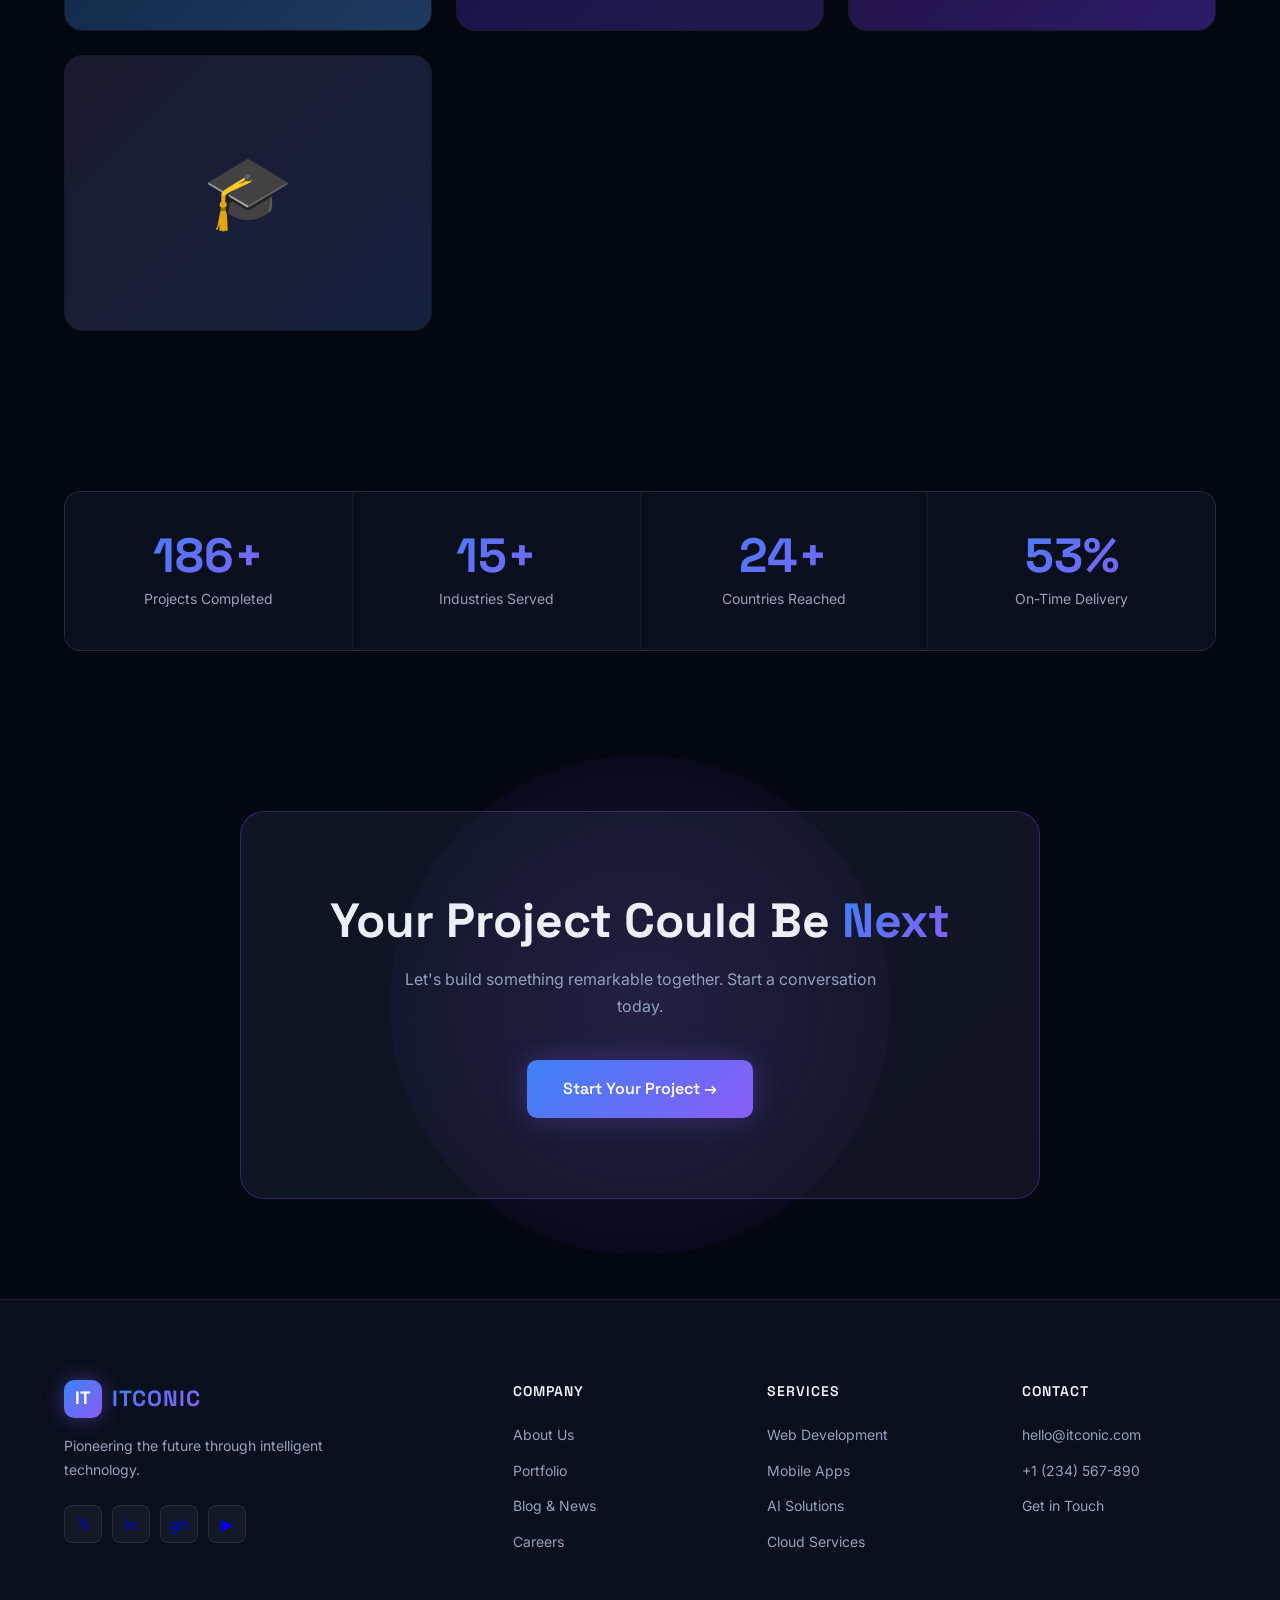
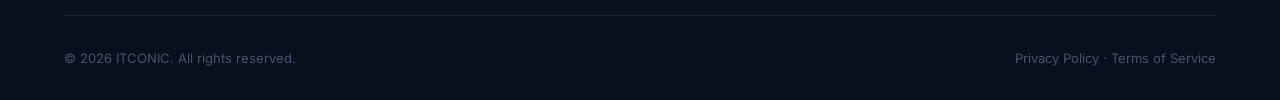
<file: portfolio.html>
<!DOCTYPE html>
<html lang="en">
<head>
  <meta charset="UTF-8" />
  <meta name="viewport" content="width=device-width, initial-scale=1.0" />
  <meta name="description" content="ITCONIC Portfolio - Explore our projects in Web, Mobile, AI and Cloud." />
  <title>Portfolio | ITCONIC</title>
  <link rel="stylesheet" href="style.css" />
  <link rel="icon" href="data:image/svg+xml,<svg xmlns='http://www.w3.org/2000/svg' viewBox='0 0 100 100'><rect width='100' height='100' rx='20' fill='%238b5cf6'/><text y='.9em' font-size='70' x='15'>IT</text></svg>" />
  <style>
    .portfolio-grid {
      display: grid;
      grid-template-columns: repeat(3, 1fr);
      gap: 24px;
    }

    .portfolio-item {
      transition: opacity 0.3s ease, transform 0.3s ease;
    }

    .portfolio-card {
      border-radius: 18px;
      overflow: hidden;
      position: relative;
      aspect-ratio: 4/3;
      cursor: pointer;
      border: 1px solid var(--border);
      transition: var(--transition);
    }

    .portfolio-card:hover {
      border-color: var(--border-glow);
      box-shadow: var(--shadow-glow);
    }

    .portfolio-card-bg {
      width: 100%;
      height: 100%;
      display: flex;
      align-items: center;
      justify-content: center;
      font-size: 72px;
      transition: transform 0.5s cubic-bezier(0.4, 0, 0.2, 1);
    }

    .portfolio-card:hover .portfolio-card-bg {
      transform: scale(1.08);
    }

    .portfolio-overlay {
      position: absolute;
      inset: 0;
      background: linear-gradient(to top, rgba(3, 7, 18, 0.97) 40%, rgba(3, 7, 18, 0.2) 100%);
      opacity: 0;
      transition: opacity 0.4s ease;
      display: flex;
      flex-direction: column;
      justify-content: flex-end;
      padding: 28px;
    }

    .portfolio-card:hover .portfolio-overlay {
      opacity: 1;
    }

    .portfolio-tag {
      display: inline-block;
      font-size: 11px;
      font-weight: 600;
      letter-spacing: 1.5px;
      text-transform: uppercase;
      color: #a78bfa;
      margin-bottom: 8px;
    }

    .portfolio-name {
      font-size: 20px;
      font-weight: 700;
      margin-bottom: 8px;
    }

    .portfolio-desc {
      font-size: 13px;
      color: var(--text-secondary);
      line-height: 1.5;
      margin-bottom: 16px;
      font-family: 'Inter', sans-serif;
    }

    .portfolio-links {
      display: flex;
      gap: 10px;
    }

    .portfolio-link {
      display: inline-flex;
      align-items: center;
      gap: 6px;
      font-size: 13px;
      font-weight: 600;
      color: white;
      text-decoration: none;
      background: var(--gradient-primary);
      padding: 6px 14px;
      border-radius: 6px;
      transition: var(--transition);
    }

    .portfolio-link:hover {
      transform: translateY(-1px);
      box-shadow: 0 4px 15px rgba(139,92,246,0.4);
    }

    .portfolio-link-ghost {
      background: rgba(255,255,255,0.1);
      border: 1px solid rgba(255,255,255,0.2);
    }

    /* Featured project */
    .featured-project {
      grid-column: span 2;
    }

    .featured-project .portfolio-card {
      aspect-ratio: 16/7;
    }

    .featured-project .portfolio-card-bg {
      font-size: 120px;
    }

    .featured-badge {
      position: absolute;
      top: 20px;
      left: 20px;
      background: var(--gradient-primary);
      color: white;
      font-size: 11px;
      font-weight: 700;
      letter-spacing: 1px;
      text-transform: uppercase;
      padding: 5px 12px;
      border-radius: 50px;
      z-index: 2;
      box-shadow: 0 0 20px rgba(139,92,246,0.4);
    }

    /* Case study modal */
    .modal-overlay {
      position: fixed;
      inset: 0;
      background: rgba(3, 7, 18, 0.9);
      backdrop-filter: blur(20px);
      z-index: 2000;
      display: flex;
      align-items: center;
      justify-content: center;
      padding: 5%;
      opacity: 0;
      pointer-events: none;
      transition: opacity 0.3s ease;
    }

    .modal-overlay.open {
      opacity: 1;
      pointer-events: all;
    }

    .modal {
      background: var(--bg-secondary);
      border: 1px solid var(--border-glow);
      border-radius: 24px;
      max-width: 700px;
      width: 100%;
      max-height: 85vh;
      overflow-y: auto;
      padding: 48px;
      transform: scale(0.95) translateY(20px);
      transition: transform 0.3s ease;
      position: relative;
    }

    .modal-overlay.open .modal {
      transform: scale(1) translateY(0);
    }

    .modal-close {
      position: absolute;
      top: 20px;
      right: 20px;
      width: 36px;
      height: 36px;
      background: var(--bg-card);
      border: 1px solid var(--border);
      border-radius: 8px;
      display: flex;
      align-items: center;
      justify-content: center;
      cursor: pointer;
      font-size: 18px;
      color: var(--text-secondary);
      transition: var(--transition);
    }

    .modal-close:hover {
      background: var(--bg-card-hover);
      color: var(--text-primary);
    }

    .modal-emoji {
      font-size: 56px;
      margin-bottom: 20px;
    }

    .modal-tag {
      display: inline-block;
      background: rgba(139,92,246,0.15);
      color: #a78bfa;
      border: 1px solid rgba(139,92,246,0.3);
      font-size: 11px;
      font-weight: 700;
      letter-spacing: 1px;
      text-transform: uppercase;
      padding: 4px 12px;
      border-radius: 50px;
      margin-bottom: 16px;
    }

    .modal-title {
      font-size: 28px;
      font-weight: 700;
      margin-bottom: 12px;
    }

    .modal-desc {
      font-size: 15px;
      color: var(--text-secondary);
      line-height: 1.8;
      margin-bottom: 28px;
      font-family: 'Inter', sans-serif;
    }

    .modal-stats {
      display: grid;
      grid-template-columns: repeat(3, 1fr);
      gap: 16px;
      margin-bottom: 28px;
    }

    .modal-stat {
      background: var(--bg-card);
      border: 1px solid var(--border);
      border-radius: 12px;
      padding: 16px;
      text-align: center;
    }

    .modal-stat-num {
      font-size: 24px;
      font-weight: 700;
      background: var(--gradient-primary);
      -webkit-background-clip: text;
      -webkit-text-fill-color: transparent;
      background-clip: text;
    }

    .modal-stat-label {
      font-size: 12px;
      color: var(--text-muted);
      margin-top: 4px;
    }

    .modal-techs {
      display: flex;
      gap: 8px;
      flex-wrap: wrap;
      margin-bottom: 28px;
    }

    @media (max-width: 900px) {
      .portfolio-grid { grid-template-columns: repeat(2, 1fr); }
      .featured-project { grid-column: span 2; }
    }

    @media (max-width: 600px) {
      .portfolio-grid { grid-template-columns: 1fr; }
      .featured-project { grid-column: span 1; }
      .featured-project .portfolio-card { aspect-ratio: 4/3; }
      .modal { padding: 24px; }
      .modal-stats { grid-template-columns: repeat(2, 1fr); }
    }
  </style>
</head>
<body>

  <!-- MODAL -->
  <div class="modal-overlay" id="modal">
    <div class="modal">
      <div class="modal-close" id="modalClose">✕</div>
      <div id="modalContent"></div>
    </div>
  </div>

  <!-- NAVIGATION -->
  <nav>
    <a href="index.html" class="nav-logo">
      <div class="nav-logo-icon">IT</div>
      <span class="nav-logo-text">ITCONIC</span>
    </a>
    <ul class="nav-links">
      <li><a href="index.html">Home</a></li>
      <li><a href="services.html">Services</a></li>
      <li><a href="portfolio.html" class="active">Portfolio</a></li>
      <li><a href="about.html">About</a></li>
      <li><a href="news.html">News</a></li>
      <li><a href="contact.html" class="nav-cta">Contact Us</a></li>
    </ul>
    <div class="hamburger"><span></span><span></span><span></span></div>
  </nav>
  <div class="mobile-menu">
    <a href="index.html">Home</a>
    <a href="services.html">Services</a>
    <a href="portfolio.html" class="active">Portfolio</a>
    <a href="about.html">About</a>
    <a href="news.html">News</a>
    <a href="contact.html" class="nav-cta">Contact Us</a>
  </div>

  <!-- PAGE HERO -->
  <div class="page-hero">
    <div class="page-hero-bg">
      <div class="hero-orb hero-orb-1"></div>
      <div class="hero-orb hero-orb-2"></div>
      <div class="hero-grid"></div>
    </div>
    <div class="page-hero-content">
      <div class="hero-badge" style="margin:0 auto 24px;width:fit-content;">
        <span class="hero-badge-dot"></span>
        340+ Projects Delivered
      </div>
      <h1>Our <span class="gradient-text">Portfolio</span></h1>
      <p>A showcase of the innovative solutions we've built for clients around the globe.</p>
      <div class="breadcrumb">
        <a href="index.html">Home</a>
        <span>›</span>
        <span>Portfolio</span>
      </div>
    </div>
  </div>

  <!-- PORTFOLIO SECTION -->
  <section>
    <!-- Filter Tabs -->
    <div class="filter-tabs animate-on-scroll">
      <button class="filter-tab active" data-filter="all">All Projects</button>
      <button class="filter-tab" data-filter="web">Web</button>
      <button class="filter-tab" data-filter="mobile">Mobile</button>
      <button class="filter-tab" data-filter="ai">AI / ML</button>
      <button class="filter-tab" data-filter="cloud">Cloud</button>
    </div>

    <!-- Portfolio Grid -->
    <div class="portfolio-grid">

      <!-- Featured -->
      <div class="portfolio-item featured-project animate-on-scroll" data-category="ai">
        <div class="portfolio-card" onclick="openModal('nexaAI')">
          <div class="featured-badge">⭐ Featured</div>
          <div class="portfolio-card-bg" style="background:linear-gradient(135deg,#1a0533,#2d1060,#0c1445);">🧠</div>
          <div class="portfolio-overlay">
            <div class="portfolio-tag">AI Platform</div>
            <div class="portfolio-name">NexaAI Enterprise Platform</div>
            <div class="portfolio-desc">Full-stack AI platform powering intelligent automation for Fortune 500 companies.</div>
            <div class="portfolio-links">
              <span class="portfolio-link">View Case Study →</span>
            </div>
          </div>
        </div>
      </div>

      <!-- Project 2 -->
      <div class="portfolio-item animate-on-scroll delay-1" data-category="web">
        <div class="portfolio-card" onclick="openModal('nexaShop')">
          <div class="portfolio-card-bg" style="background:linear-gradient(135deg,#1e1b4b,#312e81);">🛒</div>
          <div class="portfolio-overlay">
            <div class="portfolio-tag">E-Commerce · Web</div>
            <div class="portfolio-name">NexaShop Platform</div>
            <div class="portfolio-desc">Multi-vendor e-commerce platform with AI-driven recommendations.</div>
            <div class="portfolio-links">
              <span class="portfolio-link">View Case Study →</span>
            </div>
          </div>
        </div>
      </div>

      <!-- Project 3 -->
      <div class="portfolio-item animate-on-scroll" data-category="mobile">
        <div class="portfolio-card" onclick="openModal('fitTrack')">
          <div class="portfolio-card-bg" style="background:linear-gradient(135deg,#042f2e,#065f46);">💪</div>
          <div class="portfolio-overlay">
            <div class="portfolio-tag">Fitness · Mobile</div>
            <div class="portfolio-name">FitTrack Pro</div>
            <div class="portfolio-desc">AI-powered fitness tracking app with 2M+ active users.</div>
            <div class="portfolio-links">
              <span class="portfolio-link">View Case Study →</span>
            </div>
          </div>
        </div>
      </div>

      <!-- Project 4 -->
      <div class="portfolio-item animate-on-scroll delay-1" data-category="web">
        <div class="portfolio-card" onclick="openModal('dataPulse')">
          <div class="portfolio-card-bg" style="background:linear-gradient(135deg,#0f172a,#1e3a5f);">📊</div>
          <div class="portfolio-overlay">
            <div class="portfolio-tag">Analytics · Web</div>
            <div class="portfolio-name">DataPulse Dashboard</div>
            <div class="portfolio-desc">Real-time business intelligence platform for enterprise teams.</div>
            <div class="portfolio-links">
              <span class="portfolio-link">View Case Study →</span>
            </div>
          </div>
        </div>
      </div>

      <!-- Project 5 -->
      <div class="portfolio-item animate-on-scroll delay-2" data-category="ai">
        <div class="portfolio-card" onclick="openModal('mediScan')">
          <div class="portfolio-card-bg" style="background:linear-gradient(135deg,#1c1917,#292524);">🏥</div>
          <div class="portfolio-overlay">
            <div class="portfolio-tag">Healthcare · AI</div>
            <div class="portfolio-name">MediScan AI</div>
            <div class="portfolio-desc">Medical imaging AI achieving 97% diagnostic accuracy.</div>
            <div class="portfolio-links">
              <span class="portfolio-link">View Case Study →</span>
            </div>
          </div>
        </div>
      </div>

      <!-- Project 6 -->
      <div class="portfolio-item animate-on-scroll" data-category="cloud">
        <div class="portfolio-card" onclick="openModal('cloudVault')">
          <div class="portfolio-card-bg" style="background:linear-gradient(135deg,#0c2340,#1e3a5f);">☁️</div>
          <div class="portfolio-overlay">
            <div class="portfolio-tag">SaaS · Cloud</div>
            <div class="portfolio-name">CloudVault SaaS</div>
            <div class="portfolio-desc">Enterprise cloud storage with zero-knowledge encryption.</div>
            <div class="portfolio-links">
              <span class="portfolio-link">View Case Study →</span>
            </div>
          </div>
        </div>
      </div>

      <!-- Project 7 -->
      <div class="portfolio-item animate-on-scroll delay-1" data-category="mobile">
        <div class="portfolio-card" onclick="openModal('payFlow')">
          <div class="portfolio-card-bg" style="background:linear-gradient(135deg,#14104a,#1e1b4b);">💳</div>
          <div class="portfolio-overlay">
            <div class="portfolio-tag">FinTech · Mobile</div>
            <div class="portfolio-name">PayFlow Wallet</div>
            <div class="portfolio-desc">Digital wallet app processing $2B+ in transactions monthly.</div>
            <div class="portfolio-links">
              <span class="portfolio-link">View Case Study →</span>
            </div>
          </div>
        </div>
      </div>

      <!-- Project 8 -->
      <div class="portfolio-item animate-on-scroll delay-2" data-category="ai">
        <div class="portfolio-card" onclick="openModal('chatCore')">
          <div class="portfolio-card-bg" style="background:linear-gradient(135deg,#1c0f3a,#2d1b69);">🤖</div>
          <div class="portfolio-overlay">
            <div class="portfolio-tag">AI · Enterprise</div>
            <div class="portfolio-name">ChatCore Enterprise</div>
            <div class="portfolio-desc">Custom LLM-powered chatbot platform for enterprise support.</div>
            <div class="portfolio-links">
              <span class="portfolio-link">View Case Study →</span>
            </div>
          </div>
        </div>
      </div>

      <!-- Project 9 -->
      <div class="portfolio-item animate-on-scroll delay-3" data-category="web">
        <div class="portfolio-card" onclick="openModal('learnPro')">
          <div class="portfolio-card-bg" style="background:linear-gradient(135deg,#1a1a2e,#16213e);">🎓</div>
          <div class="portfolio-overlay">
            <div class="portfolio-tag">EdTech · Web</div>
            <div class="portfolio-name">LearnPro Academy</div>
            <div class="portfolio-desc">Online learning platform with 500K+ enrolled students worldwide.</div>
            <div class="portfolio-links">
              <span class="portfolio-link">View Case Study →</span>
            </div>
          </div>
        </div>
      </div>

    </div>
  </section>

  <!-- STATS -->
  <section style="padding:60px 5%;">
    <div class="stats-grid animate-on-scroll">
      <div class="stat-item">
        <div class="stat-number" data-target="340" data-suffix="+">0+</div>
        <div class="stat-label">Projects Completed</div>
      </div>
      <div class="stat-item">
        <div class="stat-number" data-target="28" data-suffix="+">0+</div>
        <div class="stat-label">Industries Served</div>
      </div>
      <div class="stat-item">
        <div class="stat-number" data-target="45" data-suffix="+">0+</div>
        <div class="stat-label">Countries Reached</div>
      </div>
      <div class="stat-item">
        <div class="stat-number" data-target="98" data-suffix="%">0%</div>
        <div class="stat-label">On-Time Delivery</div>
      </div>
    </div>
  </section>

  <!-- CTA -->
  <section class="cta-section">
    <div class="cta-glow"></div>
    <div class="cta-box animate-on-scroll">
      <h2 class="section-title" style="font-size:clamp(28px,4vw,48px);margin-bottom:16px;">
        Your Project Could Be <span class="gradient-text">Next</span>
      </h2>
      <p style="color:var(--text-secondary);font-size:16px;margin-bottom:40px;max-width:480px;margin-left:auto;margin-right:auto;font-family:'Inter',sans-serif;line-height:1.7;">
        Let's build something remarkable together. Start a conversation today.
      </p>
      <a href="contact.html" class="btn btn-primary" style="font-size:16px;padding:16px 36px;">Start Your Project →</a>
    </div>
  </section>

  <!-- FOOTER -->
  <footer>
    <div class="footer-grid">
      <div class="footer-brand">
        <a href="index.html" class="nav-logo" style="display:inline-flex;">
          <div class="nav-logo-icon">IT</div>
          <span class="nav-logo-text">ITCONIC</span>
        </a>
        <p>Pioneering the future through intelligent technology.</p>
        <div class="footer-social">
          <a href="#" class="social-link">𝕏</a>
          <a href="#" class="social-link">in</a>
          <a href="#" class="social-link">gh</a>
          <a href="#" class="social-link">▶</a>
        </div>
      </div>
      <div class="footer-col">
        <h4>Company</h4>
        <ul>
          <li><a href="about.html">About Us</a></li>
          <li><a href="portfolio.html">Portfolio</a></li>
          <li><a href="news.html">Blog & News</a></li>
          <li><a href="contact.html">Careers</a></li>
        </ul>
      </div>
      <div class="footer-col">
        <h4>Services</h4>
        <ul>
          <li><a href="services.html">Web Development</a></li>
          <li><a href="services.html">Mobile Apps</a></li>
          <li><a href="services.html">AI Solutions</a></li>
          <li><a href="services.html">Cloud Services</a></li>
        </ul>
      </div>
      <div class="footer-col">
        <h4>Contact</h4>
        <ul>
          <li><a href="mailto:hello@itconic.com">hello@itconic.com</a></li>
          <li><a href="tel:+1234567890">+1 (234) 567-890</a></li>
          <li><a href="contact.html">Get in Touch</a></li>
        </ul>
      </div>
    </div>
    <div class="footer-bottom">
      <span>© 2026 ITCONIC. All rights reserved.</span>
      <span>Privacy Policy · Terms of Service</span>
    </div>
  </footer>

  <script src="script.js"></script>
  <script>
    // Project data
    const projects = {
      nexaAI: {
        emoji: '🧠', tag: 'AI Platform · Enterprise',
        title: 'NexaAI Enterprise Platform',
        desc: 'A comprehensive AI platform built for Fortune 500 companies, integrating machine learning models, NLP pipelines, and intelligent automation workflows. The platform processes over 10 million decisions per day with 99.9% uptime.',
        stats: [
          { num: '10M+', label: 'Daily Decisions' },
          { num: '99.9%', label: 'Uptime' },
          { num: '40%', label: 'Cost Reduction' },
        ],
        techs: ['Python', 'PyTorch', 'FastAPI', 'Kubernetes', 'Redis', 'PostgreSQL']
      },
      nexaShop: {
        emoji: '🛒', tag: 'E-Commerce · Web',
        title: 'NexaShop Platform',
        desc: 'A modern multi-vendor marketplace with AI-powered product recommendations, dynamic pricing, and real-time inventory management. Built to handle Black Friday-level traffic from day one.',
        stats: [
          { num: '$50M+', label: 'GMV Processed' },
          { num: '500K+', label: 'Active Users' },
          { num: '2s', label: 'Page Load Time' },
        ],
        techs: ['Next.js', 'Node.js', 'PostgreSQL', 'Redis', 'Stripe', 'AWS']
      },
      fitTrack: {
        emoji: '💪', tag: 'Fitness · Mobile',
        title: 'FitTrack Pro',
        desc: 'An AI-powered fitness tracking mobile app that analyzes workout data, provides personalized training plans, and tracks nutrition. Reached 2M+ downloads in its first year with a 4.8-star rating.',
        stats: [
          { num: '2M+', label: 'Downloads' },
          { num: '4.8★', label: 'App Rating' },
          { num: '89%', label: 'Retention Rate' },
        ],
        techs: ['Flutter', 'Firebase', 'TensorFlow Lite', 'Node.js', 'MongoDB']
      },
      dataPulse: {
        emoji: '📊', tag: 'Analytics · Web',
        title: 'DataPulse Dashboard',
        desc: 'Real-time business intelligence platform that aggregates data from 50+ sources and visualizes KPIs through interactive dashboards. Trusted by 200+ enterprise teams for daily decision-making.',
        stats: [
          { num: '50+', label: 'Data Sources' },
          { num: '200+', label: 'Enterprise Teams' },
          { num: '10ms', label: 'Query Time' },
        ],
        techs: ['React', 'D3.js', 'Python', 'ClickHouse', 'Apache Kafka', 'GCP']
      },
      mediScan: {
        emoji: '🏥', tag: 'Healthcare · AI',
        title: 'MediScan AI',
        desc: 'Medical imaging AI that assists radiologists in detecting anomalies in CT scans and MRIs. Achieves 97% diagnostic accuracy — outperforming many clinical benchmarks — and is now used in 50+ hospitals.',
        stats: [
          { num: '97%', label: 'Accuracy' },
          { num: '50+', label: 'Hospitals' },
          { num: '3x', label: 'Faster Diagnosis' },
        ],
        techs: ['Python', 'PyTorch', 'DICOM', 'FastAPI', 'Docker', 'AWS SageMaker']
      },
      cloudVault: {
        emoji: '☁️', tag: 'SaaS · Cloud',
        title: 'CloudVault SaaS',
        desc: 'Enterprise cloud storage platform with zero-knowledge encryption, real-time collaboration, and intelligent file organization. Designed from the ground up for compliance with HIPAA and GDPR.',
        stats: [
          { num: '5PB+', label: 'Data Stored' },
          { num: '10K+', label: 'Companies' },
          { num: '0', label: 'Security Breaches' },
        ],
        techs: ['Go', 'React', 'PostgreSQL', 'AWS S3', 'Terraform', 'Kubernetes']
      },
      payFlow: {
        emoji: '💳', tag: 'FinTech · Mobile',
        title: 'PayFlow Wallet',
        desc: 'A digital wallet and payment platform enabling instant peer-to-peer transfers, crypto payments, and merchant integrations. Currently processing over $2 billion in transactions monthly.',
        stats: [
          { num: '$2B+', label: 'Monthly Volume' },
          { num: '5M+', label: 'Users' },
          { num: '0.2s', label: 'Transaction Time' },
        ],
        techs: ['React Native', 'Node.js', 'PostgreSQL', 'Stripe', 'BlockChain', 'AWS']
      },
      chatCore: {
        emoji: '🤖', tag: 'AI · Enterprise',
        title: 'ChatCore Enterprise',
        desc: 'A custom large language model (LLM) platform for enterprise customer support, trained on company-specific data. Handles 80% of support tickets autonomously, reducing response time from hours to seconds.',
        stats: [
          { num: '80%', label: 'Auto-resolved' },
          { num: '10s', label: 'Avg Response' },
          { num: '60%', label: 'Cost Saved' },
        ],
        techs: ['Python', 'LangChain', 'OpenAI API', 'React', 'FastAPI', 'Pinecone']
      },
      learnPro: {
        emoji: '🎓', tag: 'EdTech · Web',
        title: 'LearnPro Academy',
        desc: 'An adaptive online learning platform with AI-driven course recommendations, live coding sandboxes, and real-time collaboration tools. Now home to 500,000+ enrolled students across 90 countries.',
        stats: [
          { num: '500K+', label: 'Students' },
          { num: '90', label: 'Countries' },
          { num: '5,000+', label: 'Courses' },
        ],
        techs: ['Next.js', 'Python', 'PostgreSQL', 'Redis', 'WebRTC', 'AWS']
      }
    };

    function openModal(id) {
      const p = projects[id];
      if (!p) return;
      document.getElementById('modalContent').innerHTML = `
        <div class="modal-emoji">${p.emoji}</div>
        <div class="modal-tag">${p.tag}</div>
        <div class="modal-title">${p.title}</div>
        <p class="modal-desc">${p.desc}</p>
        <div class="modal-stats">
          ${p.stats.map(s => `
            <div class="modal-stat">
              <div class="modal-stat-num">${s.num}</div>
              <div class="modal-stat-label">${s.label}</div>
            </div>
          `).join('')}
        </div>
        <div style="font-size:13px;font-weight:600;color:var(--text-muted);text-transform:uppercase;letter-spacing:1px;margin-bottom:12px;">Tech Stack</div>
        <div class="modal-techs">
          ${p.techs.map(t => `<div class="tech-badge">${t}</div>`).join('')}
        </div>
        <a href="contact.html" class="btn btn-primary" style="width:100%;justify-content:center;">Start a Similar Project →</a>
      `;
      document.getElementById('modal').classList.add('open');
      document.body.style.overflow = 'hidden';
    }

    document.getElementById('modalClose').addEventListener('click', closeModal);
    document.getElementById('modal').addEventListener('click', e => {
      if (e.target === document.getElementById('modal')) closeModal();
    });

    function closeModal() {
      document.getElementById('modal').classList.remove('open');
      document.body.style.overflow = '';
    }

    document.addEventListener('keydown', e => {
      if (e.key === 'Escape') closeModal();
    });
  </script>
</body>
</html>
</file>
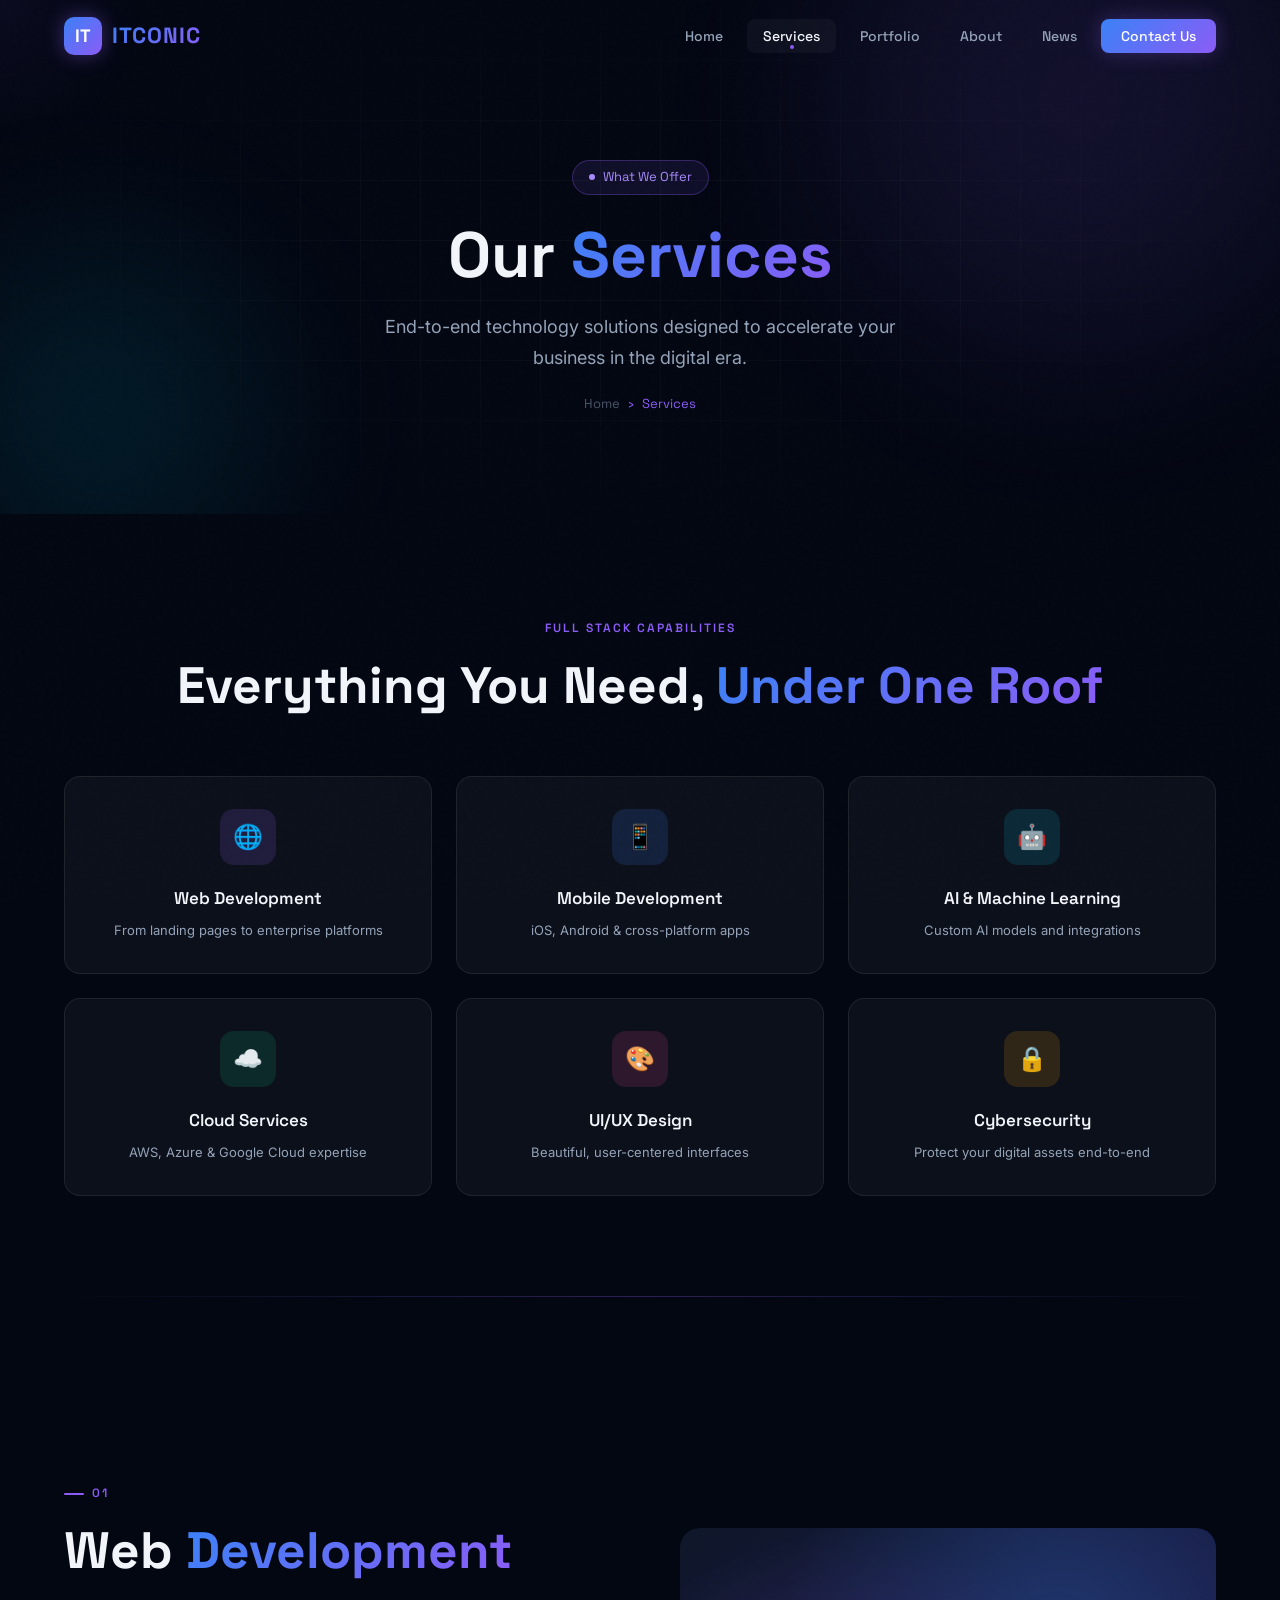
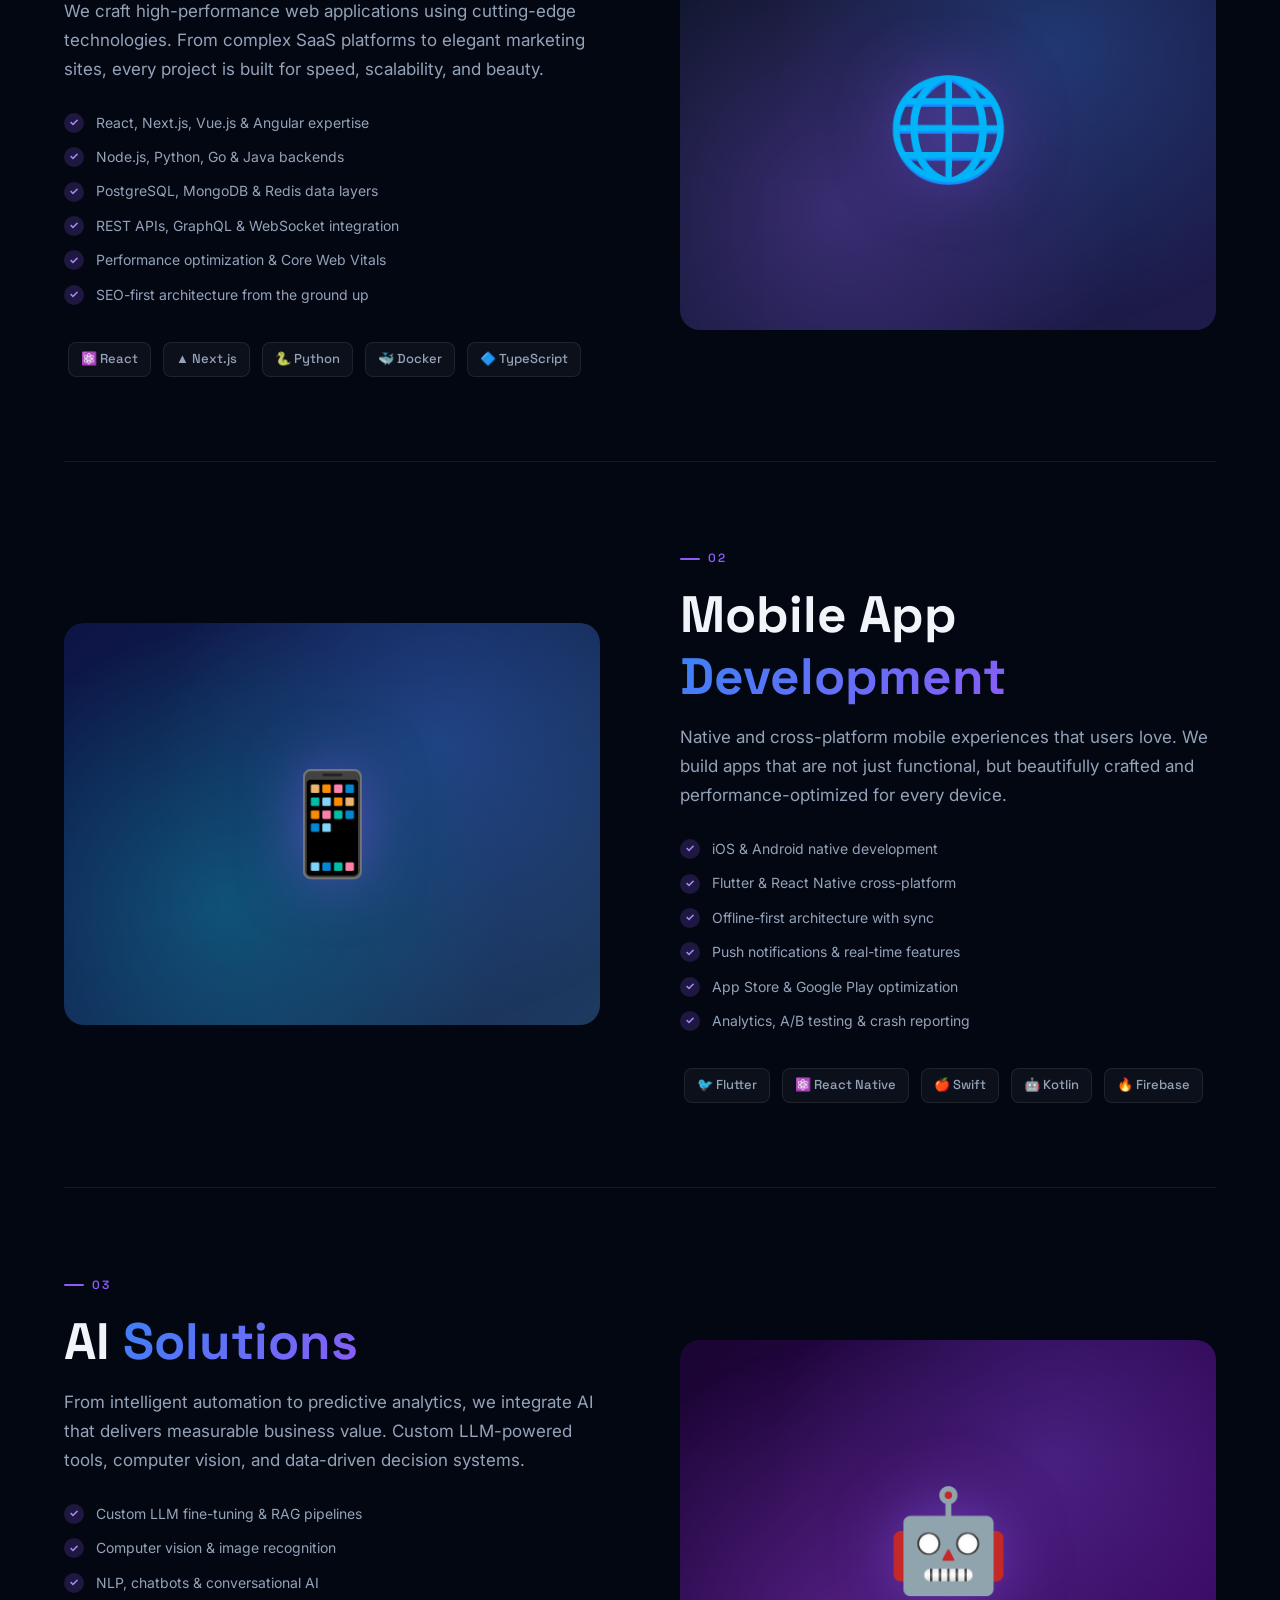
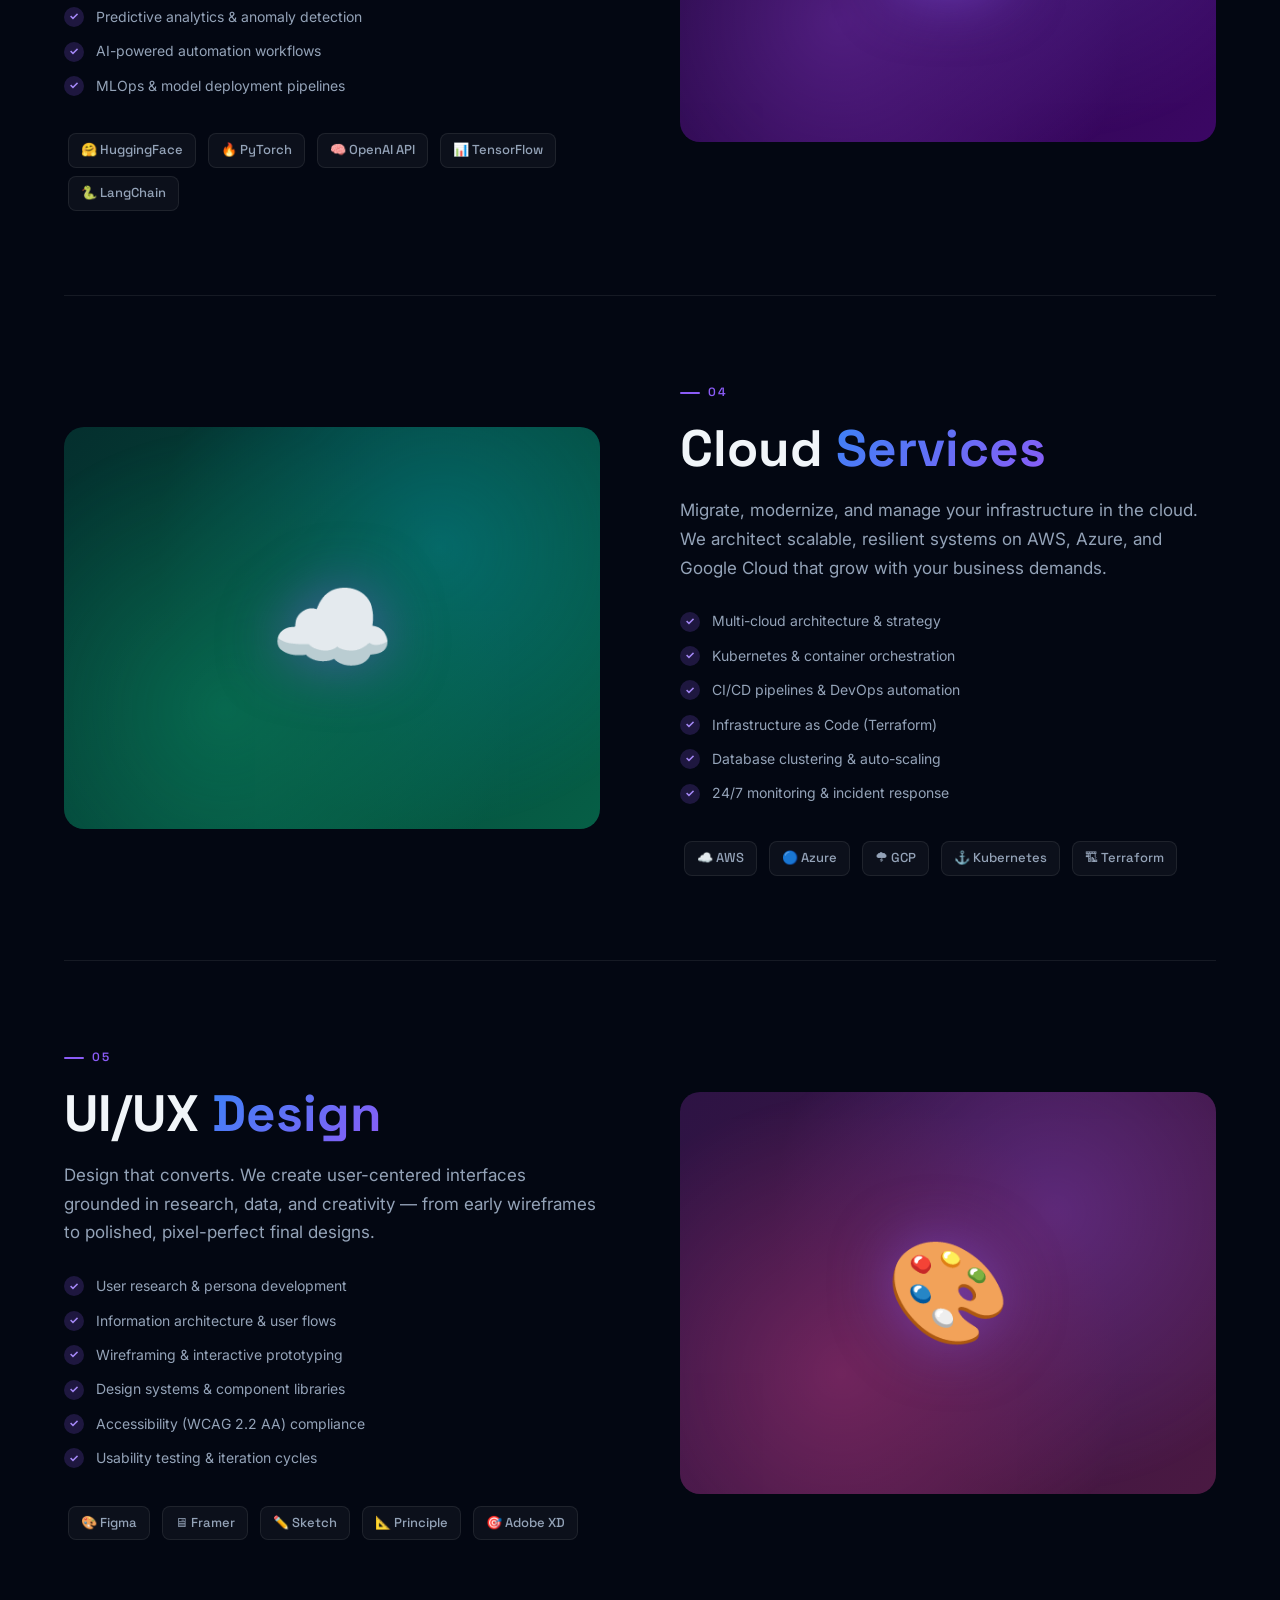
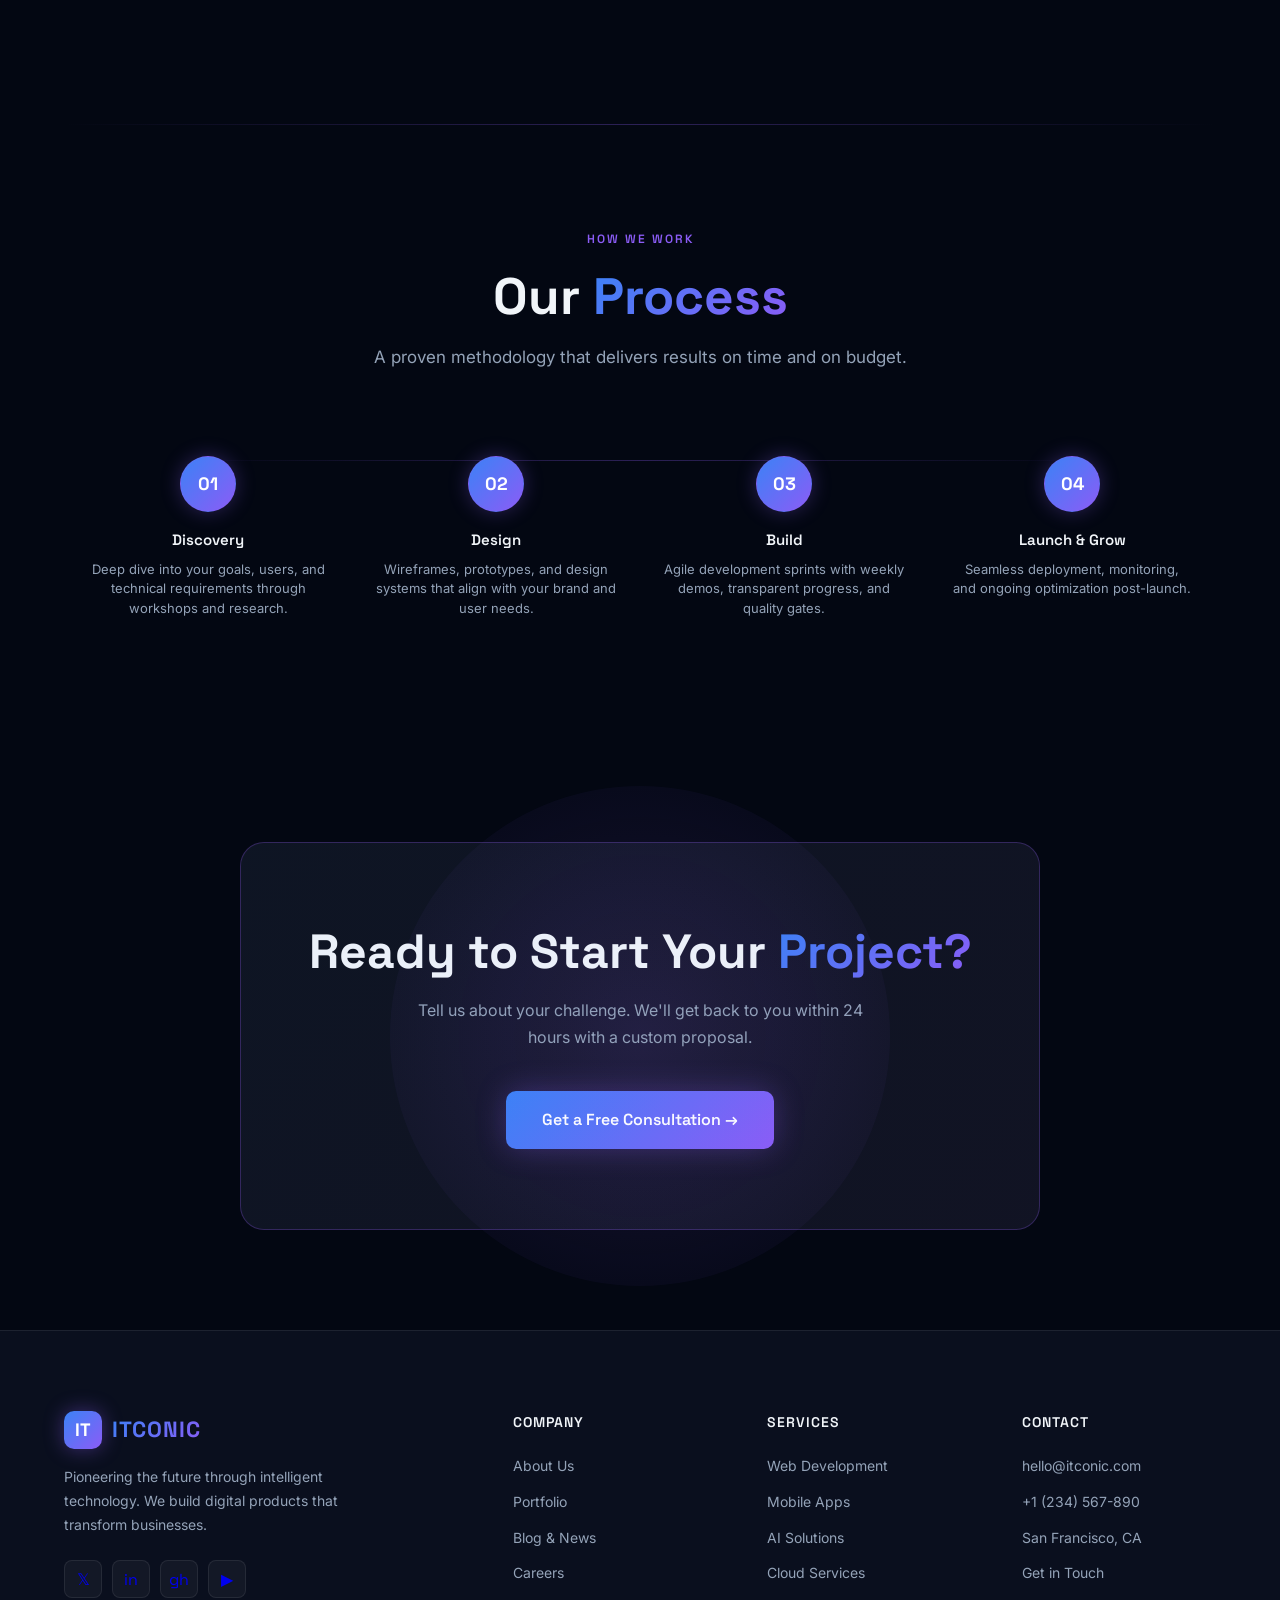
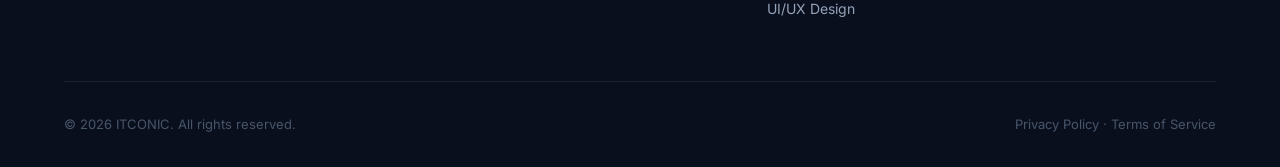
<file: services.html>
<!DOCTYPE html>
<html lang="en">
<head>
  <meta charset="UTF-8" />
  <meta name="viewport" content="width=device-width, initial-scale=1.0" />
  <meta name="description" content="ITCONIC Services - Web Development, Mobile Apps, AI Solutions, Cloud Services, UI/UX Design." />
  <title>Services | ITCONIC</title>
  <link rel="stylesheet" href="style.css" />
  <link rel="icon" href="data:image/svg+xml,<svg xmlns='http://www.w3.org/2000/svg' viewBox='0 0 100 100'><rect width='100' height='100' rx='20' fill='%238b5cf6'/><text y='.9em' font-size='70' x='15'>IT</text></svg>" />
  <style>
    .service-detail {
      display: grid;
      grid-template-columns: 1fr 1fr;
      gap: 80px;
      align-items: center;
      padding: 80px 0;
      border-bottom: 1px solid var(--border);
    }

    .service-detail:last-child { border-bottom: none; }

    .service-detail.reverse { direction: rtl; }
    .service-detail.reverse > * { direction: ltr; }

    .service-visual {
      width: 100%;
      aspect-ratio: 4/3;
      border-radius: 20px;
      display: flex;
      align-items: center;
      justify-content: center;
      font-size: 100px;
      position: relative;
      overflow: hidden;
    }

    .service-visual-bg {
      position: absolute;
      inset: 0;
      opacity: 0.3;
    }

    .service-visual-icon {
      position: relative;
      z-index: 1;
      filter: drop-shadow(0 0 30px rgba(139,92,246,0.5));
    }

    .service-features {
      display: flex;
      flex-direction: column;
      gap: 12px;
      margin-top: 28px;
    }

    .service-feature {
      display: flex;
      align-items: center;
      gap: 12px;
      font-size: 14px;
      color: var(--text-secondary);
      font-family: 'Inter', sans-serif;
    }

    .service-feature::before {
      content: '✓';
      display: inline-flex;
      align-items: center;
      justify-content: center;
      width: 20px;
      height: 20px;
      background: rgba(139,92,246,0.2);
      border-radius: 50%;
      color: #a78bfa;
      font-size: 11px;
      font-weight: 700;
      flex-shrink: 0;
    }

    .service-number {
      font-size: 80px;
      font-weight: 700;
      line-height: 1;
      background: var(--gradient-primary);
      -webkit-background-clip: text;
      -webkit-text-fill-color: transparent;
      background-clip: text;
      opacity: 0.2;
      position: absolute;
      top: -20px;
      right: 0;
    }

    .process-grid {
      display: grid;
      grid-template-columns: repeat(4, 1fr);
      gap: 0;
      position: relative;
    }

    .process-grid::before {
      content: '';
      position: absolute;
      top: 28px;
      left: 10%;
      right: 10%;
      height: 1px;
      background: linear-gradient(90deg, transparent, var(--border-glow), transparent);
    }

    .process-step {
      padding: 24px;
      text-align: center;
    }

    .process-number {
      width: 56px;
      height: 56px;
      border-radius: 50%;
      background: var(--bg-card);
      border: 1px solid var(--border-glow);
      display: flex;
      align-items: center;
      justify-content: center;
      font-size: 18px;
      font-weight: 700;
      background: var(--gradient-primary);
      color: white;
      margin: 0 auto 16px;
      box-shadow: 0 0 20px rgba(139,92,246,0.3);
    }

    .process-title { font-size: 15px; font-weight: 600; margin-bottom: 8px; }
    .process-desc { font-size: 13px; color: var(--text-secondary); line-height: 1.5; font-family: 'Inter', sans-serif; }

    .tech-badge {
      display: inline-flex;
      align-items: center;
      gap: 6px;
      background: var(--bg-card);
      border: 1px solid var(--border);
      border-radius: 8px;
      padding: 6px 12px;
      font-size: 13px;
      font-weight: 500;
      color: var(--text-secondary);
      margin: 4px;
      transition: var(--transition);
    }

    .tech-badge:hover {
      border-color: var(--border-glow);
      color: var(--text-primary);
    }

    @media (max-width: 900px) {
      .service-detail { grid-template-columns: 1fr; gap: 40px; }
      .service-detail.reverse { direction: ltr; }
      .process-grid { grid-template-columns: repeat(2, 1fr); }
    }
    @media (max-width: 600px) {
      .process-grid { grid-template-columns: 1fr; }
    }
  </style>
</head>
<body>

  <!-- NAVIGATION -->
  <nav>
    <a href="index.html" class="nav-logo">
      <div class="nav-logo-icon">IT</div>
      <span class="nav-logo-text">ITCONIC</span>
    </a>
    <ul class="nav-links">
      <li><a href="index.html">Home</a></li>
      <li><a href="services.html" class="active">Services</a></li>
      <li><a href="portfolio.html">Portfolio</a></li>
      <li><a href="about.html">About</a></li>
      <li><a href="news.html">News</a></li>
      <li><a href="contact.html" class="nav-cta">Contact Us</a></li>
    </ul>
    <div class="hamburger"><span></span><span></span><span></span></div>
  </nav>
  <div class="mobile-menu">
    <a href="index.html">Home</a>
    <a href="services.html" class="active">Services</a>
    <a href="portfolio.html">Portfolio</a>
    <a href="about.html">About</a>
    <a href="news.html">News</a>
    <a href="contact.html" class="nav-cta">Contact Us</a>
  </div>

  <!-- PAGE HERO -->
  <div class="page-hero">
    <div class="page-hero-bg">
      <div class="hero-orb hero-orb-1"></div>
      <div class="hero-orb hero-orb-2"></div>
      <div class="hero-grid"></div>
    </div>
    <div class="page-hero-content">
      <div class="hero-badge" style="margin:0 auto 24px;width:fit-content;">
        <span class="hero-badge-dot"></span>
        What We Offer
      </div>
      <h1>Our <span class="gradient-text">Services</span></h1>
      <p>End-to-end technology solutions designed to accelerate your business in the digital era.</p>
      <div class="breadcrumb">
        <a href="index.html">Home</a>
        <span>›</span>
        <span>Services</span>
      </div>
    </div>
  </div>

  <!-- SERVICE CARDS OVERVIEW -->
  <section>
    <div class="text-center" style="margin-bottom:60px;">
      <div class="section-label animate-on-scroll">Full Stack Capabilities</div>
      <h2 class="section-title animate-on-scroll">Everything You Need, <span class="gradient-text">Under One Roof</span></h2>
    </div>
    <div class="grid-3">
      <div class="card animate-on-scroll" style="text-align:center;">
        <div class="icon-box icon-box-purple" style="margin:0 auto 20px;">🌐</div>
        <div style="font-size:17px;font-weight:600;margin-bottom:8px;">Web Development</div>
        <p style="font-size:13px;color:var(--text-secondary);font-family:'Inter',sans-serif;">From landing pages to enterprise platforms</p>
      </div>
      <div class="card animate-on-scroll delay-1" style="text-align:center;">
        <div class="icon-box icon-box-blue" style="margin:0 auto 20px;">📱</div>
        <div style="font-size:17px;font-weight:600;margin-bottom:8px;">Mobile Development</div>
        <p style="font-size:13px;color:var(--text-secondary);font-family:'Inter',sans-serif;">iOS, Android & cross-platform apps</p>
      </div>
      <div class="card animate-on-scroll delay-2" style="text-align:center;">
        <div class="icon-box icon-box-cyan" style="margin:0 auto 20px;">🤖</div>
        <div style="font-size:17px;font-weight:600;margin-bottom:8px;">AI & Machine Learning</div>
        <p style="font-size:13px;color:var(--text-secondary);font-family:'Inter',sans-serif;">Custom AI models and integrations</p>
      </div>
      <div class="card animate-on-scroll delay-1" style="text-align:center;">
        <div class="icon-box icon-box-green" style="margin:0 auto 20px;">☁️</div>
        <div style="font-size:17px;font-weight:600;margin-bottom:8px;">Cloud Services</div>
        <p style="font-size:13px;color:var(--text-secondary);font-family:'Inter',sans-serif;">AWS, Azure & Google Cloud expertise</p>
      </div>
      <div class="card animate-on-scroll delay-2" style="text-align:center;">
        <div class="icon-box icon-box-pink" style="margin:0 auto 20px;">🎨</div>
        <div style="font-size:17px;font-weight:600;margin-bottom:8px;">UI/UX Design</div>
        <p style="font-size:13px;color:var(--text-secondary);font-family:'Inter',sans-serif;">Beautiful, user-centered interfaces</p>
      </div>
      <div class="card animate-on-scroll delay-3" style="text-align:center;">
        <div class="icon-box icon-box-orange" style="margin:0 auto 20px;">🔒</div>
        <div style="font-size:17px;font-weight:600;margin-bottom:8px;">Cybersecurity</div>
        <p style="font-size:13px;color:var(--text-secondary);font-family:'Inter',sans-serif;">Protect your digital assets end-to-end</p>
      </div>
    </div>
  </section>

  <div class="divider"></div>

  <!-- DETAILED SERVICES -->
  <section>
    <!-- Web Dev -->
    <div class="service-detail animate-on-scroll">
      <div>
        <div class="section-label">01</div>
        <h2 class="section-title">Web <span class="gradient-text">Development</span></h2>
        <p class="section-subtitle" style="margin-bottom:24px;">
          We craft high-performance web applications using cutting-edge technologies. From complex SaaS platforms to elegant marketing sites, every project is built for speed, scalability, and beauty.
        </p>
        <div class="service-features">
          <div class="service-feature">React, Next.js, Vue.js & Angular expertise</div>
          <div class="service-feature">Node.js, Python, Go & Java backends</div>
          <div class="service-feature">PostgreSQL, MongoDB & Redis data layers</div>
          <div class="service-feature">REST APIs, GraphQL & WebSocket integration</div>
          <div class="service-feature">Performance optimization & Core Web Vitals</div>
          <div class="service-feature">SEO-first architecture from the ground up</div>
        </div>
        <div style="margin-top:32px;">
          <div class="tech-badge">⚛️ React</div>
          <div class="tech-badge">▲ Next.js</div>
          <div class="tech-badge">🐍 Python</div>
          <div class="tech-badge">🐳 Docker</div>
          <div class="tech-badge">🔷 TypeScript</div>
        </div>
      </div>
      <div class="service-visual" style="background:linear-gradient(135deg,#0f172a,#1e1b4b);">
        <div class="service-visual-bg" style="background:radial-gradient(circle at 30% 70%, #8b5cf6, transparent 60%),radial-gradient(circle at 70% 30%, #3b82f6, transparent 60%);"></div>
        <span class="service-visual-icon">🌐</span>
      </div>
    </div>

    <!-- Mobile -->
    <div class="service-detail reverse animate-on-scroll">
      <div>
        <div class="section-label">02</div>
        <h2 class="section-title">Mobile App <span class="gradient-text">Development</span></h2>
        <p class="section-subtitle" style="margin-bottom:24px;">
          Native and cross-platform mobile experiences that users love. We build apps that are not just functional, but beautifully crafted and performance-optimized for every device.
        </p>
        <div class="service-features">
          <div class="service-feature">iOS & Android native development</div>
          <div class="service-feature">Flutter & React Native cross-platform</div>
          <div class="service-feature">Offline-first architecture with sync</div>
          <div class="service-feature">Push notifications & real-time features</div>
          <div class="service-feature">App Store & Google Play optimization</div>
          <div class="service-feature">Analytics, A/B testing & crash reporting</div>
        </div>
        <div style="margin-top:32px;">
          <div class="tech-badge">🐦 Flutter</div>
          <div class="tech-badge">⚛️ React Native</div>
          <div class="tech-badge">🍎 Swift</div>
          <div class="tech-badge">🤖 Kotlin</div>
          <div class="tech-badge">🔥 Firebase</div>
        </div>
      </div>
      <div class="service-visual" style="background:linear-gradient(135deg,#0c1445,#1e3a5f);">
        <div class="service-visual-bg" style="background:radial-gradient(circle at 30% 70%, #06b6d4, transparent 60%),radial-gradient(circle at 70% 30%, #3b82f6, transparent 60%);"></div>
        <span class="service-visual-icon">📱</span>
      </div>
    </div>

    <!-- AI -->
    <div class="service-detail animate-on-scroll">
      <div>
        <div class="section-label">03</div>
        <h2 class="section-title">AI <span class="gradient-text">Solutions</span></h2>
        <p class="section-subtitle" style="margin-bottom:24px;">
          From intelligent automation to predictive analytics, we integrate AI that delivers measurable business value. Custom LLM-powered tools, computer vision, and data-driven decision systems.
        </p>
        <div class="service-features">
          <div class="service-feature">Custom LLM fine-tuning & RAG pipelines</div>
          <div class="service-feature">Computer vision & image recognition</div>
          <div class="service-feature">NLP, chatbots & conversational AI</div>
          <div class="service-feature">Predictive analytics & anomaly detection</div>
          <div class="service-feature">AI-powered automation workflows</div>
          <div class="service-feature">MLOps & model deployment pipelines</div>
        </div>
        <div style="margin-top:32px;">
          <div class="tech-badge">🤗 HuggingFace</div>
          <div class="tech-badge">🔥 PyTorch</div>
          <div class="tech-badge">🧠 OpenAI API</div>
          <div class="tech-badge">📊 TensorFlow</div>
          <div class="tech-badge">🐍 LangChain</div>
        </div>
      </div>
      <div class="service-visual" style="background:linear-gradient(135deg,#1a0533,#3b0764);">
        <div class="service-visual-bg" style="background:radial-gradient(circle at 30% 70%, #a855f7, transparent 60%),radial-gradient(circle at 70% 30%, #8b5cf6, transparent 60%);"></div>
        <span class="service-visual-icon">🤖</span>
      </div>
    </div>

    <!-- Cloud -->
    <div class="service-detail reverse animate-on-scroll">
      <div>
        <div class="section-label">04</div>
        <h2 class="section-title">Cloud <span class="gradient-text">Services</span></h2>
        <p class="section-subtitle" style="margin-bottom:24px;">
          Migrate, modernize, and manage your infrastructure in the cloud. We architect scalable, resilient systems on AWS, Azure, and Google Cloud that grow with your business demands.
        </p>
        <div class="service-features">
          <div class="service-feature">Multi-cloud architecture & strategy</div>
          <div class="service-feature">Kubernetes & container orchestration</div>
          <div class="service-feature">CI/CD pipelines & DevOps automation</div>
          <div class="service-feature">Infrastructure as Code (Terraform)</div>
          <div class="service-feature">Database clustering & auto-scaling</div>
          <div class="service-feature">24/7 monitoring & incident response</div>
        </div>
        <div style="margin-top:32px;">
          <div class="tech-badge">☁️ AWS</div>
          <div class="tech-badge">🔵 Azure</div>
          <div class="tech-badge">🌩 GCP</div>
          <div class="tech-badge">⚓ Kubernetes</div>
          <div class="tech-badge">🏗 Terraform</div>
        </div>
      </div>
      <div class="service-visual" style="background:linear-gradient(135deg,#042f2e,#065f46);">
        <div class="service-visual-bg" style="background:radial-gradient(circle at 30% 70%, #10b981, transparent 60%),radial-gradient(circle at 70% 30%, #06b6d4, transparent 60%);"></div>
        <span class="service-visual-icon">☁️</span>
      </div>
    </div>

    <!-- UI/UX -->
    <div class="service-detail animate-on-scroll">
      <div>
        <div class="section-label">05</div>
        <h2 class="section-title">UI/UX <span class="gradient-text">Design</span></h2>
        <p class="section-subtitle" style="margin-bottom:24px;">
          Design that converts. We create user-centered interfaces grounded in research, data, and creativity — from early wireframes to polished, pixel-perfect final designs.
        </p>
        <div class="service-features">
          <div class="service-feature">User research & persona development</div>
          <div class="service-feature">Information architecture & user flows</div>
          <div class="service-feature">Wireframing & interactive prototyping</div>
          <div class="service-feature">Design systems & component libraries</div>
          <div class="service-feature">Accessibility (WCAG 2.2 AA) compliance</div>
          <div class="service-feature">Usability testing & iteration cycles</div>
        </div>
        <div style="margin-top:32px;">
          <div class="tech-badge">🎨 Figma</div>
          <div class="tech-badge">🖥 Framer</div>
          <div class="tech-badge">✏️ Sketch</div>
          <div class="tech-badge">📐 Principle</div>
          <div class="tech-badge">🎯 Adobe XD</div>
        </div>
      </div>
      <div class="service-visual" style="background:linear-gradient(135deg,#2d1344,#4a1942);">
        <div class="service-visual-bg" style="background:radial-gradient(circle at 30% 70%, #ec4899, transparent 60%),radial-gradient(circle at 70% 30%, #a855f7, transparent 60%);"></div>
        <span class="service-visual-icon">🎨</span>
      </div>
    </div>
  </section>

  <div class="divider"></div>

  <!-- PROCESS -->
  <section>
    <div class="text-center" style="margin-bottom:60px;">
      <div class="section-label animate-on-scroll">How We Work</div>
      <h2 class="section-title animate-on-scroll">Our <span class="gradient-text">Process</span></h2>
      <p class="section-subtitle animate-on-scroll">A proven methodology that delivers results on time and on budget.</p>
    </div>

    <div class="process-grid">
      <div class="process-step animate-on-scroll">
        <div class="process-number">01</div>
        <div class="process-title">Discovery</div>
        <p class="process-desc">Deep dive into your goals, users, and technical requirements through workshops and research.</p>
      </div>
      <div class="process-step animate-on-scroll delay-1">
        <div class="process-number">02</div>
        <div class="process-title">Design</div>
        <p class="process-desc">Wireframes, prototypes, and design systems that align with your brand and user needs.</p>
      </div>
      <div class="process-step animate-on-scroll delay-2">
        <div class="process-number">03</div>
        <div class="process-title">Build</div>
        <p class="process-desc">Agile development sprints with weekly demos, transparent progress, and quality gates.</p>
      </div>
      <div class="process-step animate-on-scroll delay-3">
        <div class="process-number">04</div>
        <div class="process-title">Launch & Grow</div>
        <p class="process-desc">Seamless deployment, monitoring, and ongoing optimization post-launch.</p>
      </div>
    </div>
  </section>

  <!-- CTA -->
  <section class="cta-section">
    <div class="cta-glow"></div>
    <div class="cta-box animate-on-scroll">
      <h2 class="section-title" style="font-size:clamp(28px,4vw,48px);margin-bottom:16px;">
        Ready to Start Your <span class="gradient-text">Project?</span>
      </h2>
      <p style="color:var(--text-secondary);font-size:16px;margin-bottom:40px;max-width:480px;margin-left:auto;margin-right:auto;font-family:'Inter',sans-serif;line-height:1.7;">
        Tell us about your challenge. We'll get back to you within 24 hours with a custom proposal.
      </p>
      <a href="contact.html" class="btn btn-primary" style="font-size:16px;padding:16px 36px;">Get a Free Consultation →</a>
    </div>
  </section>

  <!-- FOOTER -->
  <footer>
    <div class="footer-grid">
      <div class="footer-brand">
        <a href="index.html" class="nav-logo" style="display:inline-flex;">
          <div class="nav-logo-icon">IT</div>
          <span class="nav-logo-text">ITCONIC</span>
        </a>
        <p>Pioneering the future through intelligent technology. We build digital products that transform businesses.</p>
        <div class="footer-social">
          <a href="#" class="social-link">𝕏</a>
          <a href="#" class="social-link">in</a>
          <a href="#" class="social-link">gh</a>
          <a href="#" class="social-link">▶</a>
        </div>
      </div>
      <div class="footer-col">
        <h4>Company</h4>
        <ul>
          <li><a href="about.html">About Us</a></li>
          <li><a href="portfolio.html">Portfolio</a></li>
          <li><a href="news.html">Blog & News</a></li>
          <li><a href="contact.html">Careers</a></li>
        </ul>
      </div>
      <div class="footer-col">
        <h4>Services</h4>
        <ul>
          <li><a href="services.html">Web Development</a></li>
          <li><a href="services.html">Mobile Apps</a></li>
          <li><a href="services.html">AI Solutions</a></li>
          <li><a href="services.html">Cloud Services</a></li>
          <li><a href="services.html">UI/UX Design</a></li>
        </ul>
      </div>
      <div class="footer-col">
        <h4>Contact</h4>
        <ul>
          <li><a href="mailto:hello@itconic.com">hello@itconic.com</a></li>
          <li><a href="tel:+1234567890">+1 (234) 567-890</a></li>
          <li><a href="#">San Francisco, CA</a></li>
          <li><a href="contact.html">Get in Touch</a></li>
        </ul>
      </div>
    </div>
    <div class="footer-bottom">
      <span>© 2026 ITCONIC. All rights reserved.</span>
      <span>Privacy Policy · Terms of Service</span>
    </div>
  </footer>

  <script src="script.js"></script>
</body>
</html>
</file>
<file: style.css>
/* ============================================
   ITCONIC - Global Styles
   ============================================ */

@import url('https://fonts.googleapis.com/css2?family=Space+Grotesk:wght@300;400;500;600;700&family=Inter:wght@300;400;500;600&display=swap');

:root {
  --bg-primary: #030712;
  --bg-secondary: #0a0f1e;
  --bg-card: rgba(255, 255, 255, 0.04);
  --bg-card-hover: rgba(255, 255, 255, 0.08);
  --accent-blue: #3b82f6;
  --accent-purple: #8b5cf6;
  --accent-cyan: #06b6d4;
  --accent-neon: #a855f7;
  --gradient-primary: linear-gradient(135deg, #3b82f6, #8b5cf6);
  --gradient-secondary: linear-gradient(135deg, #06b6d4, #3b82f6);
  --gradient-glow: linear-gradient(135deg, #8b5cf6, #06b6d4);
  --text-primary: #f1f5f9;
  --text-secondary: #94a3b8;
  --text-muted: #475569;
  --border: rgba(255, 255, 255, 0.08);
  --border-glow: rgba(139, 92, 246, 0.3);
  --glass: rgba(255, 255, 255, 0.05);
  --glass-border: rgba(255, 255, 255, 0.1);
  --shadow-glow: 0 0 40px rgba(139, 92, 246, 0.15);
  --shadow-card: 0 4px 32px rgba(0, 0, 0, 0.4);
  --radius: 16px;
  --radius-sm: 10px;
  --transition: all 0.3s cubic-bezier(0.4, 0, 0.2, 1);
}

*, *::before, *::after {
  margin: 0;
  padding: 0;
  box-sizing: border-box;
}

html {
  scroll-behavior: smooth;
  overflow-x: hidden;
}

body {
  font-family: 'Space Grotesk', sans-serif;
  background: var(--bg-primary);
  color: var(--text-primary);
  line-height: 1.6;
  overflow-x: hidden;
}

/* ============================================
   SCROLLBAR
   ============================================ */

::-webkit-scrollbar { width: 6px; }
::-webkit-scrollbar-track { background: var(--bg-primary); }
::-webkit-scrollbar-thumb {
  background: var(--gradient-primary);
  border-radius: 3px;
}

/* ============================================
   NOISE TEXTURE OVERLAY
   ============================================ */

body::before {
  content: '';
  position: fixed;
  inset: 0;
  background-image: url("data:image/svg+xml,%3Csvg viewBox='0 0 256 256' xmlns='http://www.w3.org/2000/svg'%3E%3Cfilter id='noise'%3E%3CfeTurbulence type='fractalNoise' baseFrequency='0.9' numOctaves='4' stitchTiles='stitch'/%3E%3C/filter%3E%3Crect width='100%25' height='100%25' filter='url(%23noise)' opacity='0.03'/%3E%3C/svg%3E");
  pointer-events: none;
  z-index: 0;
  opacity: 0.4;
}

/* ============================================
   NAVIGATION
   ============================================ */

nav {
  position: fixed;
  top: 0;
  left: 0;
  right: 0;
  z-index: 1000;
  padding: 0 5%;
  height: 72px;
  display: flex;
  align-items: center;
  justify-content: space-between;
  transition: var(--transition);
}

nav.scrolled {
  background: rgba(3, 7, 18, 0.85);
  backdrop-filter: blur(20px);
  border-bottom: 1px solid var(--border);
}

.nav-logo {
  display: flex;
  align-items: center;
  gap: 10px;
  text-decoration: none;
}

.nav-logo-icon {
  width: 38px;
  height: 38px;
  background: var(--gradient-primary);
  border-radius: 10px;
  display: flex;
  align-items: center;
  justify-content: center;
  font-size: 18px;
  font-weight: 700;
  color: white;
  box-shadow: 0 0 20px rgba(139, 92, 246, 0.4);
}

.nav-logo-text {
  font-size: 22px;
  font-weight: 700;
  background: var(--gradient-primary);
  -webkit-background-clip: text;
  -webkit-text-fill-color: transparent;
  background-clip: text;
  letter-spacing: 1px;
}

.nav-links {
  display: flex;
  align-items: center;
  gap: 8px;
  list-style: none;
}

.nav-links a {
  text-decoration: none;
  color: var(--text-secondary);
  font-size: 14px;
  font-weight: 500;
  padding: 8px 16px;
  border-radius: 8px;
  transition: var(--transition);
  position: relative;
}

.nav-links a:hover,
.nav-links a.active {
  color: var(--text-primary);
  background: var(--bg-card);
}

.nav-links a.active::after {
  content: '';
  position: absolute;
  bottom: 4px;
  left: 50%;
  transform: translateX(-50%);
  width: 4px;
  height: 4px;
  background: var(--accent-purple);
  border-radius: 50%;
}

.nav-cta {
  background: var(--gradient-primary) !important;
  color: white !important;
  padding: 8px 20px !important;
  border-radius: 8px !important;
  box-shadow: 0 0 20px rgba(139, 92, 246, 0.3);
}

.nav-cta:hover {
  transform: translateY(-1px);
  box-shadow: 0 0 30px rgba(139, 92, 246, 0.5) !important;
  background: var(--bg-card) !important;
}

.hamburger {
  display: none;
  flex-direction: column;
  gap: 5px;
  cursor: pointer;
  padding: 8px;
  border-radius: 8px;
  border: 1px solid var(--border);
  background: var(--glass);
}

.hamburger span {
  display: block;
  width: 22px;
  height: 2px;
  background: var(--text-primary);
  border-radius: 2px;
  transition: var(--transition);
}

.hamburger.open span:nth-child(1) { transform: translateY(7px) rotate(45deg); }
.hamburger.open span:nth-child(2) { opacity: 0; }
.hamburger.open span:nth-child(3) { transform: translateY(-7px) rotate(-45deg); }

/* ============================================
   MOBILE NAV
   ============================================ */

.mobile-menu {
  display: none;
  position: fixed;
  top: 72px;
  left: 0;
  right: 0;
  background: rgba(3, 7, 18, 0.97);
  backdrop-filter: blur(30px);
  border-bottom: 1px solid var(--border);
  padding: 20px 5%;
  z-index: 999;
  flex-direction: column;
  gap: 4px;
}

.mobile-menu.open { display: flex; }

.mobile-menu a {
  text-decoration: none;
  color: var(--text-secondary);
  font-size: 16px;
  font-weight: 500;
  padding: 14px 16px;
  border-radius: 10px;
  transition: var(--transition);
}

.mobile-menu a:hover,
.mobile-menu a.active {
  color: var(--text-primary);
  background: var(--bg-card);
}

.mobile-menu a.nav-cta {
  margin-top: 8px;
  background: var(--gradient-primary) !important;
  color: white !important;
  text-align: center;
}

/* ============================================
   HERO SECTION
   ============================================ */

.hero {
  min-height: 100vh;
  display: flex;
  align-items: center;
  position: relative;
  padding: 120px 5% 80px;
  overflow: hidden;
}

.hero-bg {
  position: absolute;
  inset: 0;
  z-index: 0;
}

.hero-orb {
  position: absolute;
  border-radius: 50%;
  filter: blur(80px);
  opacity: 0.15;
  animation: float 8s ease-in-out infinite;
}

.hero-orb-1 {
  width: 600px;
  height: 600px;
  background: radial-gradient(circle, #8b5cf6, transparent);
  top: -200px;
  right: -100px;
  animation-delay: 0s;
}

.hero-orb-2 {
  width: 400px;
  height: 400px;
  background: radial-gradient(circle, #06b6d4, transparent);
  bottom: -100px;
  left: -100px;
  animation-delay: 3s;
}

.hero-orb-3 {
  width: 300px;
  height: 300px;
  background: radial-gradient(circle, #3b82f6, transparent);
  top: 40%;
  left: 30%;
  animation-delay: 5s;
}

.hero-grid {
  position: absolute;
  inset: 0;
  background-image:
    linear-gradient(rgba(255,255,255,0.03) 1px, transparent 1px),
    linear-gradient(90deg, rgba(255,255,255,0.03) 1px, transparent 1px);
  background-size: 60px 60px;
  mask-image: radial-gradient(ellipse at center, black 20%, transparent 80%);
}

.hero-content {
  position: relative;
  z-index: 1;
  max-width: 700px;
}

.hero-badge {
  display: inline-flex;
  align-items: center;
  gap: 8px;
  background: rgba(139, 92, 246, 0.1);
  border: 1px solid rgba(139, 92, 246, 0.3);
  border-radius: 50px;
  padding: 6px 16px;
  font-size: 13px;
  color: #a78bfa;
  margin-bottom: 28px;
  animation: fadeInUp 0.6s ease forwards;
}

.hero-badge-dot {
  width: 6px;
  height: 6px;
  background: #a78bfa;
  border-radius: 50%;
  animation: pulse 2s ease-in-out infinite;
}

.hero h1 {
  font-size: clamp(44px, 6vw, 80px);
  font-weight: 700;
  line-height: 1.1;
  margin-bottom: 24px;
  animation: fadeInUp 0.6s ease 0.1s forwards;
  opacity: 0;
}

.hero h1 .gradient-text {
  background: var(--gradient-primary);
  -webkit-background-clip: text;
  -webkit-text-fill-color: transparent;
  background-clip: text;
}

.hero p {
  font-size: 18px;
  color: var(--text-secondary);
  max-width: 560px;
  margin-bottom: 40px;
  line-height: 1.7;
  font-family: 'Inter', sans-serif;
  animation: fadeInUp 0.6s ease 0.2s forwards;
  opacity: 0;
}

.hero-buttons {
  display: flex;
  gap: 16px;
  flex-wrap: wrap;
  animation: fadeInUp 0.6s ease 0.3s forwards;
  opacity: 0;
}

.hero-visual {
  position: absolute;
  right: 5%;
  top: 50%;
  transform: translateY(-50%);
  z-index: 1;
  width: 45%;
  max-width: 580px;
}

/* ============================================
   BUTTONS
   ============================================ */

.btn {
  display: inline-flex;
  align-items: center;
  gap: 8px;
  padding: 14px 28px;
  border-radius: 10px;
  font-size: 15px;
  font-weight: 600;
  text-decoration: none;
  transition: var(--transition);
  cursor: pointer;
  border: none;
  font-family: 'Space Grotesk', sans-serif;
}

.btn-primary {
  background: var(--gradient-primary);
  color: white;
  box-shadow: 0 0 30px rgba(139, 92, 246, 0.3);
}

.btn-primary:hover {
  transform: translateY(-2px);
  box-shadow: 0 0 50px rgba(139, 92, 246, 0.5);
}

.btn-secondary {
  background: var(--glass);
  color: var(--text-primary);
  border: 1px solid var(--glass-border);
  backdrop-filter: blur(10px);
}

.btn-secondary:hover {
  background: var(--bg-card-hover);
  border-color: var(--border-glow);
  transform: translateY(-2px);
}

.btn-outline {
  background: transparent;
  color: var(--accent-purple);
  border: 1px solid var(--accent-purple);
}

.btn-outline:hover {
  background: rgba(139, 92, 246, 0.1);
  transform: translateY(-2px);
}

/* ============================================
   SECTIONS
   ============================================ */

section {
  padding: 100px 5%;
  position: relative;
}

.section-label {
  display: inline-flex;
  align-items: center;
  gap: 8px;
  font-size: 12px;
  font-weight: 600;
  letter-spacing: 2px;
  text-transform: uppercase;
  color: var(--accent-purple);
  margin-bottom: 16px;
}

.section-label::before {
  content: '';
  display: block;
  width: 20px;
  height: 2px;
  background: var(--accent-purple);
  border-radius: 1px;
}

.section-title {
  font-size: clamp(32px, 4vw, 52px);
  font-weight: 700;
  line-height: 1.2;
  margin-bottom: 16px;
}

.section-subtitle {
  font-size: 17px;
  color: var(--text-secondary);
  max-width: 560px;
  line-height: 1.7;
  font-family: 'Inter', sans-serif;
}

.text-center {
  text-align: center;
}

.text-center .section-subtitle {
  margin: 0 auto;
}

.text-center .section-label {
  justify-content: center;
}

.text-center .section-label::before { display: none; }

.gradient-text {
  background: var(--gradient-primary);
  -webkit-background-clip: text;
  -webkit-text-fill-color: transparent;
  background-clip: text;
}

/* ============================================
   CARDS
   ============================================ */

.card {
  background: var(--bg-card);
  border: 1px solid var(--border);
  border-radius: var(--radius);
  padding: 32px;
  transition: var(--transition);
  position: relative;
  overflow: hidden;
}

.card::before {
  content: '';
  position: absolute;
  inset: 0;
  border-radius: var(--radius);
  background: var(--gradient-primary);
  opacity: 0;
  transition: var(--transition);
  z-index: 0;
}

.card:hover {
  border-color: var(--border-glow);
  transform: translateY(-4px);
  box-shadow: var(--shadow-glow);
}

.card:hover::before { opacity: 0.05; }

.card > * { position: relative; z-index: 1; }

/* ============================================
   GRIDS
   ============================================ */

.grid-2 { display: grid; grid-template-columns: repeat(2, 1fr); gap: 24px; }
.grid-3 { display: grid; grid-template-columns: repeat(3, 1fr); gap: 24px; }
.grid-4 { display: grid; grid-template-columns: repeat(4, 1fr); gap: 24px; }

/* ============================================
   ICON BOX
   ============================================ */

.icon-box {
  width: 56px;
  height: 56px;
  border-radius: 14px;
  display: flex;
  align-items: center;
  justify-content: center;
  font-size: 24px;
  margin-bottom: 20px;
  flex-shrink: 0;
}

.icon-box-purple { background: rgba(139, 92, 246, 0.15); }
.icon-box-blue { background: rgba(59, 130, 246, 0.15); }
.icon-box-cyan { background: rgba(6, 182, 212, 0.15); }
.icon-box-pink { background: rgba(236, 72, 153, 0.15); }
.icon-box-green { background: rgba(16, 185, 129, 0.15); }
.icon-box-orange { background: rgba(245, 158, 11, 0.15); }

/* ============================================
   STATS
   ============================================ */

.stats-grid {
  display: grid;
  grid-template-columns: repeat(4, 1fr);
  gap: 1px;
  background: var(--border);
  border: 1px solid var(--border);
  border-radius: var(--radius);
  overflow: hidden;
}

.stat-item {
  background: var(--bg-secondary);
  padding: 40px 32px;
  text-align: center;
}

.stat-number {
  font-size: 48px;
  font-weight: 700;
  background: var(--gradient-primary);
  -webkit-background-clip: text;
  -webkit-text-fill-color: transparent;
  background-clip: text;
  line-height: 1;
  margin-bottom: 8px;
}

.stat-label {
  font-size: 14px;
  color: var(--text-secondary);
  font-family: 'Inter', sans-serif;
}

/* ============================================
   TESTIMONIALS
   ============================================ */

.testimonial-card {
  background: var(--bg-card);
  border: 1px solid var(--border);
  border-radius: var(--radius);
  padding: 32px;
  position: relative;
}

.testimonial-card::before {
  content: '"';
  position: absolute;
  top: 20px;
  right: 28px;
  font-size: 80px;
  line-height: 1;
  font-family: Georgia, serif;
  background: var(--gradient-primary);
  -webkit-background-clip: text;
  -webkit-text-fill-color: transparent;
  background-clip: text;
  opacity: 0.3;
}

.testimonial-text {
  font-size: 15px;
  color: var(--text-secondary);
  line-height: 1.8;
  margin-bottom: 24px;
  font-family: 'Inter', sans-serif;
}

.testimonial-author {
  display: flex;
  align-items: center;
  gap: 12px;
}

.testimonial-avatar {
  width: 44px;
  height: 44px;
  border-radius: 50%;
  background: var(--gradient-primary);
  display: flex;
  align-items: center;
  justify-content: center;
  font-weight: 700;
  font-size: 16px;
  color: white;
  flex-shrink: 0;
}

.testimonial-name {
  font-size: 15px;
  font-weight: 600;
}

.testimonial-role {
  font-size: 13px;
  color: var(--text-muted);
}

.stars {
  color: #f59e0b;
  font-size: 14px;
  margin-bottom: 16px;
}

/* ============================================
   BLOG CARDS
   ============================================ */

.blog-card {
  background: var(--bg-card);
  border: 1px solid var(--border);
  border-radius: var(--radius);
  overflow: hidden;
  transition: var(--transition);
}

.blog-card:hover {
  border-color: var(--border-glow);
  transform: translateY(-4px);
  box-shadow: var(--shadow-glow);
}

.blog-card-image {
  width: 100%;
  height: 200px;
  object-fit: cover;
  display: block;
}

.blog-card-image-placeholder {
  width: 100%;
  height: 200px;
  display: flex;
  align-items: center;
  justify-content: center;
  font-size: 48px;
}

.blog-card-body {
  padding: 24px;
}

.blog-tag {
  display: inline-block;
  background: rgba(139, 92, 246, 0.15);
  color: #a78bfa;
  border: 1px solid rgba(139, 92, 246, 0.2);
  font-size: 11px;
  font-weight: 600;
  letter-spacing: 1px;
  text-transform: uppercase;
  padding: 4px 10px;
  border-radius: 50px;
  margin-bottom: 12px;
}

.blog-card-title {
  font-size: 17px;
  font-weight: 600;
  line-height: 1.4;
  margin-bottom: 10px;
}

.blog-card-excerpt {
  font-size: 14px;
  color: var(--text-secondary);
  line-height: 1.6;
  margin-bottom: 20px;
  font-family: 'Inter', sans-serif;
}

.blog-meta {
  display: flex;
  align-items: center;
  justify-content: space-between;
  font-size: 13px;
  color: var(--text-muted);
}

/* ============================================
   FOOTER
   ============================================ */

footer {
  background: var(--bg-secondary);
  border-top: 1px solid var(--border);
  padding: 80px 5% 32px;
}

.footer-grid {
  display: grid;
  grid-template-columns: 2fr 1fr 1fr 1fr;
  gap: 60px;
  margin-bottom: 60px;
}

.footer-brand p {
  color: var(--text-secondary);
  font-size: 14px;
  line-height: 1.7;
  margin-top: 16px;
  max-width: 280px;
  font-family: 'Inter', sans-serif;
}

.footer-social {
  display: flex;
  gap: 10px;
  margin-top: 24px;
}

.social-link {
  width: 38px;
  height: 38px;
  background: var(--bg-card);
  border: 1px solid var(--border);
  border-radius: 8px;
  display: flex;
  align-items: center;
  justify-content: center;
  text-decoration: none;
  font-size: 16px;
  transition: var(--transition);
}

.social-link:hover {
  background: var(--gradient-primary);
  border-color: transparent;
  transform: translateY(-2px);
}

.footer-col h4 {
  font-size: 14px;
  font-weight: 600;
  text-transform: uppercase;
  letter-spacing: 1px;
  color: var(--text-primary);
  margin-bottom: 20px;
}

.footer-col ul {
  list-style: none;
  display: flex;
  flex-direction: column;
  gap: 10px;
}

.footer-col ul a {
  text-decoration: none;
  color: var(--text-secondary);
  font-size: 14px;
  transition: var(--transition);
  font-family: 'Inter', sans-serif;
}

.footer-col ul a:hover {
  color: var(--text-primary);
  padding-left: 4px;
}

.footer-bottom {
  border-top: 1px solid var(--border);
  padding-top: 32px;
  display: flex;
  align-items: center;
  justify-content: space-between;
  font-size: 13px;
  color: var(--text-muted);
  font-family: 'Inter', sans-serif;
}

/* ============================================
   PAGE HERO (inner pages)
   ============================================ */

.page-hero {
  padding: 160px 5% 100px;
  text-align: center;
  position: relative;
  overflow: hidden;
}

.page-hero-bg {
  position: absolute;
  inset: 0;
}

.page-hero-content {
  position: relative;
  z-index: 1;
}

.page-hero h1 {
  font-size: clamp(40px, 5vw, 68px);
  font-weight: 700;
  margin-bottom: 20px;
  line-height: 1.15;
}

.page-hero p {
  font-size: 18px;
  color: var(--text-secondary);
  max-width: 560px;
  margin: 0 auto;
  line-height: 1.7;
  font-family: 'Inter', sans-serif;
}

/* ============================================
   DIVIDER
   ============================================ */

.divider {
  height: 1px;
  background: linear-gradient(90deg, transparent, var(--border-glow), transparent);
  margin: 0 5%;
}

/* ============================================
   ANIMATIONS
   ============================================ */

@keyframes fadeInUp {
  from { opacity: 0; transform: translateY(30px); }
  to { opacity: 1; transform: translateY(0); }
}

@keyframes fadeIn {
  from { opacity: 0; }
  to { opacity: 1; }
}

@keyframes float {
  0%, 100% { transform: translateY(0) rotate(0deg); }
  33% { transform: translateY(-20px) rotate(2deg); }
  66% { transform: translateY(10px) rotate(-2deg); }
}

@keyframes pulse {
  0%, 100% { opacity: 1; transform: scale(1); }
  50% { opacity: 0.5; transform: scale(0.8); }
}

@keyframes spin {
  from { transform: rotate(0deg); }
  to { transform: rotate(360deg); }
}

@keyframes gradientShift {
  0% { background-position: 0% 50%; }
  50% { background-position: 100% 50%; }
  100% { background-position: 0% 50%; }
}

@keyframes slideInLeft {
  from { opacity: 0; transform: translateX(-40px); }
  to { opacity: 1; transform: translateX(0); }
}

@keyframes slideInRight {
  from { opacity: 0; transform: translateX(40px); }
  to { opacity: 1; transform: translateX(0); }
}

@keyframes scaleIn {
  from { opacity: 0; transform: scale(0.9); }
  to { opacity: 1; transform: scale(1); }
}

.animate-on-scroll {
  opacity: 0;
  transform: translateY(30px);
  transition: opacity 0.7s ease, transform 0.7s ease;
}

.animate-on-scroll.visible {
  opacity: 1;
  transform: translateY(0);
}

.animate-on-scroll.delay-1 { transition-delay: 0.1s; }
.animate-on-scroll.delay-2 { transition-delay: 0.2s; }
.animate-on-scroll.delay-3 { transition-delay: 0.3s; }
.animate-on-scroll.delay-4 { transition-delay: 0.4s; }
.animate-on-scroll.delay-5 { transition-delay: 0.5s; }

/* ============================================
   3D TECH VISUAL
   ============================================ */

.tech-visual {
  width: 100%;
  aspect-ratio: 1;
  position: relative;
  display: flex;
  align-items: center;
  justify-content: center;
}

.tech-ring {
  position: absolute;
  border-radius: 50%;
  border: 1px solid;
  animation: spin linear infinite;
}

.tech-ring-1 {
  width: 300px;
  height: 300px;
  border-color: rgba(139, 92, 246, 0.3);
  animation-duration: 20s;
}

.tech-ring-2 {
  width: 230px;
  height: 230px;
  border-color: rgba(59, 130, 246, 0.3);
  animation-duration: 15s;
  animation-direction: reverse;
}

.tech-ring-3 {
  width: 160px;
  height: 160px;
  border-color: rgba(6, 182, 212, 0.3);
  animation-duration: 10s;
}

.tech-ring::after {
  content: '';
  position: absolute;
  width: 8px;
  height: 8px;
  background: var(--gradient-primary);
  border-radius: 50%;
  top: -4px;
  left: 50%;
  transform: translateX(-50%);
  box-shadow: 0 0 10px rgba(139, 92, 246, 0.8);
}

.tech-core {
  width: 90px;
  height: 90px;
  background: var(--gradient-primary);
  border-radius: 50%;
  display: flex;
  align-items: center;
  justify-content: center;
  font-size: 36px;
  box-shadow: 0 0 60px rgba(139, 92, 246, 0.5);
  animation: pulse 3s ease-in-out infinite;
  z-index: 1;
}

.tech-nodes {
  position: absolute;
  inset: 0;
}

.tech-node {
  position: absolute;
  width: 10px;
  height: 10px;
  border-radius: 50%;
  background: var(--gradient-primary);
  box-shadow: 0 0 15px rgba(139, 92, 246, 0.6);
}

/* ============================================
   CONTACT FORM
   ============================================ */

.contact-form {
  display: flex;
  flex-direction: column;
  gap: 20px;
}

.form-group {
  display: flex;
  flex-direction: column;
  gap: 8px;
}

.form-group label {
  font-size: 13px;
  font-weight: 600;
  color: var(--text-secondary);
  text-transform: uppercase;
  letter-spacing: 0.5px;
}

.form-group input,
.form-group textarea,
.form-group select {
  background: var(--bg-card);
  border: 1px solid var(--border);
  border-radius: 10px;
  padding: 14px 18px;
  font-size: 15px;
  color: var(--text-primary);
  font-family: 'Space Grotesk', sans-serif;
  transition: var(--transition);
  outline: none;
  width: 100%;
}

.form-group input:focus,
.form-group textarea:focus,
.form-group select:focus {
  border-color: var(--accent-purple);
  box-shadow: 0 0 0 3px rgba(139, 92, 246, 0.1);
  background: rgba(139, 92, 246, 0.05);
}

.form-group textarea {
  min-height: 150px;
  resize: vertical;
}

/* ============================================
   PORTFOLIO FILTER
   ============================================ */

.filter-tabs {
  display: flex;
  gap: 8px;
  flex-wrap: wrap;
  justify-content: center;
  margin-bottom: 48px;
}

.filter-tab {
  padding: 8px 20px;
  border-radius: 50px;
  border: 1px solid var(--border);
  background: var(--glass);
  color: var(--text-secondary);
  font-size: 14px;
  font-weight: 500;
  cursor: pointer;
  transition: var(--transition);
  font-family: 'Space Grotesk', sans-serif;
}

.filter-tab:hover {
  border-color: var(--border-glow);
  color: var(--text-primary);
}

.filter-tab.active {
  background: var(--gradient-primary);
  border-color: transparent;
  color: white;
}

/* ============================================
   PORTFOLIO CARDS
   ============================================ */

.portfolio-card {
  position: relative;
  border-radius: var(--radius);
  overflow: hidden;
  cursor: pointer;
  aspect-ratio: 4/3;
}

.portfolio-card-bg {
  width: 100%;
  height: 100%;
  display: flex;
  align-items: center;
  justify-content: center;
  font-size: 64px;
  transition: transform 0.4s ease;
}

.portfolio-card:hover .portfolio-card-bg {
  transform: scale(1.1);
}

.portfolio-overlay {
  position: absolute;
  inset: 0;
  background: linear-gradient(to top, rgba(3, 7, 18, 0.95), rgba(3, 7, 18, 0.2));
  opacity: 0;
  transition: var(--transition);
  display: flex;
  flex-direction: column;
  justify-content: flex-end;
  padding: 24px;
}

.portfolio-card:hover .portfolio-overlay {
  opacity: 1;
}

.portfolio-tag {
  font-size: 11px;
  font-weight: 600;
  letter-spacing: 1px;
  text-transform: uppercase;
  color: #a78bfa;
  margin-bottom: 8px;
}

.portfolio-title {
  font-size: 18px;
  font-weight: 600;
}

/* ============================================
   CTA SECTION
   ============================================ */

.cta-section {
  padding: 100px 5%;
  text-align: center;
  position: relative;
  overflow: hidden;
}

.cta-glow {
  position: absolute;
  width: 500px;
  height: 500px;
  background: radial-gradient(circle, rgba(139, 92, 246, 0.15), transparent);
  top: 50%;
  left: 50%;
  transform: translate(-50%, -50%);
  border-radius: 50%;
  pointer-events: none;
}

.cta-box {
  background: var(--bg-card);
  border: 1px solid var(--border-glow);
  border-radius: 24px;
  padding: 80px 60px;
  position: relative;
  z-index: 1;
  overflow: hidden;
  max-width: 800px;
  margin: 0 auto;
}

.cta-box::before {
  content: '';
  position: absolute;
  inset: 0;
  background: var(--gradient-primary);
  opacity: 0.04;
}

/* ============================================
   TECH STACK LOGOS
   ============================================ */

.tech-logos {
  display: flex;
  gap: 24px;
  flex-wrap: wrap;
  align-items: center;
  justify-content: center;
  padding: 40px 5%;
}

.tech-logo {
  background: var(--bg-card);
  border: 1px solid var(--border);
  border-radius: 12px;
  padding: 12px 24px;
  font-size: 14px;
  color: var(--text-muted);
  font-weight: 500;
  transition: var(--transition);
}

.tech-logo:hover {
  color: var(--text-primary);
  border-color: var(--border-glow);
}

/* ============================================
   FEATURE LIST
   ============================================ */

.feature-list {
  display: flex;
  flex-direction: column;
  gap: 16px;
}

.feature-item {
  display: flex;
  align-items: flex-start;
  gap: 14px;
  padding: 16px;
  background: var(--bg-card);
  border: 1px solid var(--border);
  border-radius: 12px;
  transition: var(--transition);
}

.feature-item:hover {
  border-color: var(--border-glow);
  background: var(--bg-card-hover);
}

.feature-icon {
  width: 36px;
  height: 36px;
  border-radius: 8px;
  background: rgba(139, 92, 246, 0.15);
  display: flex;
  align-items: center;
  justify-content: center;
  font-size: 16px;
  flex-shrink: 0;
}

.feature-text h4 { font-size: 14px; font-weight: 600; margin-bottom: 4px; }
.feature-text p { font-size: 13px; color: var(--text-secondary); font-family: 'Inter', sans-serif; }

/* ============================================
   TEAM CARDS
   ============================================ */

.team-card {
  text-align: center;
  padding: 32px 24px;
}

.team-avatar {
  width: 80px;
  height: 80px;
  border-radius: 50%;
  background: var(--gradient-primary);
  display: flex;
  align-items: center;
  justify-content: center;
  font-size: 32px;
  font-weight: 700;
  color: white;
  margin: 0 auto 16px;
  box-shadow: 0 0 30px rgba(139, 92, 246, 0.3);
}

.team-name { font-size: 17px; font-weight: 600; margin-bottom: 4px; }
.team-role { font-size: 13px; color: var(--accent-purple); font-weight: 500; margin-bottom: 12px; }
.team-bio { font-size: 13px; color: var(--text-secondary); line-height: 1.6; font-family: 'Inter', sans-serif; }

/* ============================================
   CONTACT INFO CARDS
   ============================================ */

.contact-info-card {
  display: flex;
  align-items: center;
  gap: 16px;
  padding: 24px;
  background: var(--bg-card);
  border: 1px solid var(--border);
  border-radius: 14px;
  transition: var(--transition);
}

.contact-info-card:hover {
  border-color: var(--border-glow);
}

.contact-info-icon {
  width: 48px;
  height: 48px;
  border-radius: 12px;
  background: rgba(139, 92, 246, 0.15);
  display: flex;
  align-items: center;
  justify-content: center;
  font-size: 20px;
  flex-shrink: 0;
}

.contact-info-label { font-size: 12px; color: var(--text-muted); text-transform: uppercase; letter-spacing: 0.5px; margin-bottom: 4px; }
.contact-info-value { font-size: 15px; font-weight: 500; }

/* ============================================
   BREADCRUMB
   ============================================ */

.breadcrumb {
  display: flex;
  align-items: center;
  gap: 8px;
  font-size: 13px;
  color: var(--text-muted);
  justify-content: center;
  margin-top: 20px;
}

.breadcrumb a {
  color: var(--text-muted);
  text-decoration: none;
  transition: var(--transition);
}

.breadcrumb a:hover { color: var(--text-primary); }
.breadcrumb span { color: var(--accent-purple); }

/* ============================================
   PROGRESS / SKILL BARS
   ============================================ */

.skill-bar {
  margin-bottom: 20px;
}

.skill-bar-header {
  display: flex;
  justify-content: space-between;
  margin-bottom: 8px;
  font-size: 14px;
}

.skill-bar-track {
  height: 6px;
  background: var(--bg-card);
  border-radius: 3px;
  overflow: hidden;
}

.skill-bar-fill {
  height: 100%;
  background: var(--gradient-primary);
  border-radius: 3px;
  width: 0;
  transition: width 1.5s cubic-bezier(0.4, 0, 0.2, 1);
}

/* ============================================
   SUCCESS / ERROR MESSAGES
   ============================================ */

.alert {
  padding: 14px 18px;
  border-radius: 10px;
  font-size: 14px;
  display: flex;
  align-items: center;
  gap: 10px;
}

.alert-success {
  background: rgba(16, 185, 129, 0.1);
  border: 1px solid rgba(16, 185, 129, 0.3);
  color: #34d399;
}

.alert-error {
  background: rgba(239, 68, 68, 0.1);
  border: 1px solid rgba(239, 68, 68, 0.3);
  color: #f87171;
}

/* ============================================
   RESPONSIVE
   ============================================ */

@media (max-width: 1200px) {
  .grid-4 { grid-template-columns: repeat(2, 1fr); }
  .stats-grid { grid-template-columns: repeat(2, 1fr); }
  .footer-grid { grid-template-columns: 1fr 1fr; gap: 40px; }
}

@media (max-width: 900px) {
  .grid-3 { grid-template-columns: repeat(2, 1fr); }
  .hero-visual { display: none; }
  .hero-content { max-width: 100%; }
  nav .nav-links { display: none; }
  .hamburger { display: flex; }
  .footer-grid { grid-template-columns: 1fr 1fr; }
}

@media (max-width: 600px) {
  section { padding: 70px 5%; }
  .grid-2, .grid-3, .grid-4 { grid-template-columns: 1fr; }
  .stats-grid { grid-template-columns: repeat(2, 1fr); }
  .footer-grid { grid-template-columns: 1fr; }
  .footer-bottom { flex-direction: column; gap: 16px; text-align: center; }
  .cta-box { padding: 40px 24px; }
  .hero { padding: 120px 5% 60px; }
}
</file>
